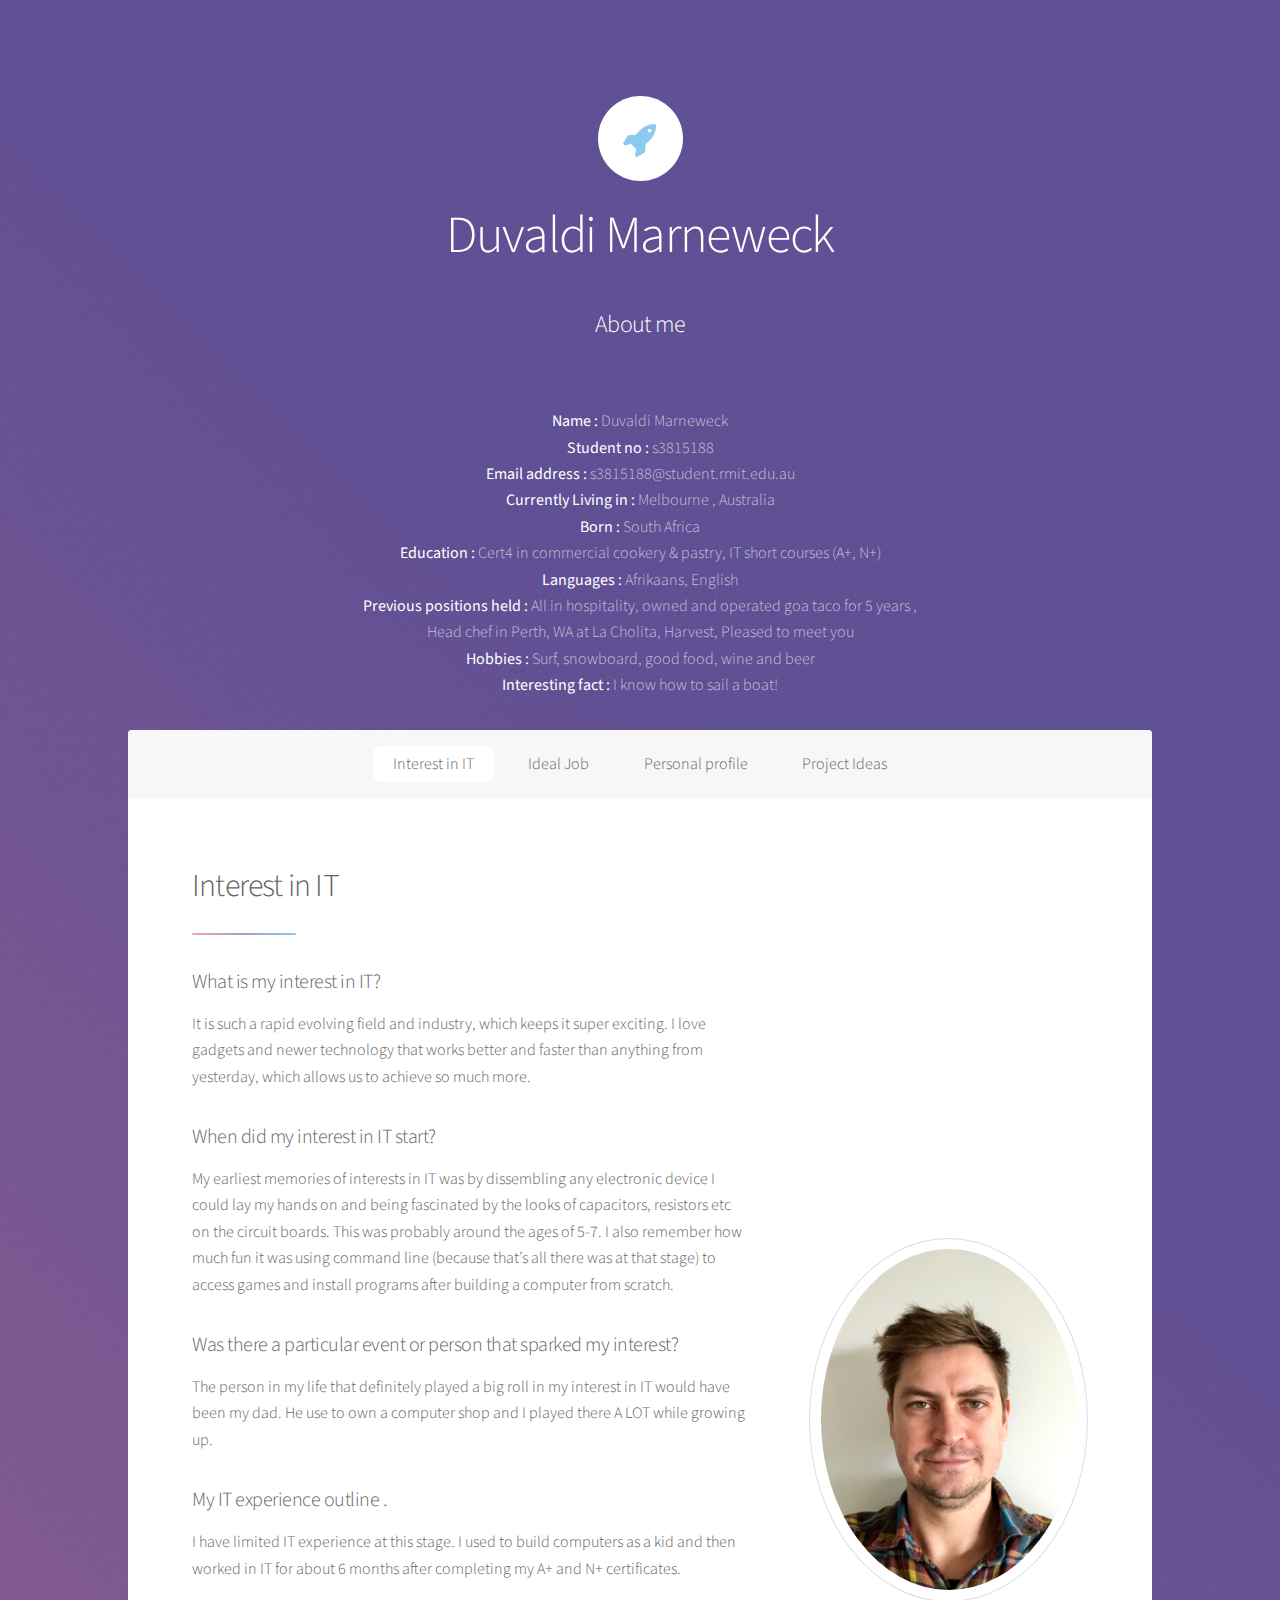
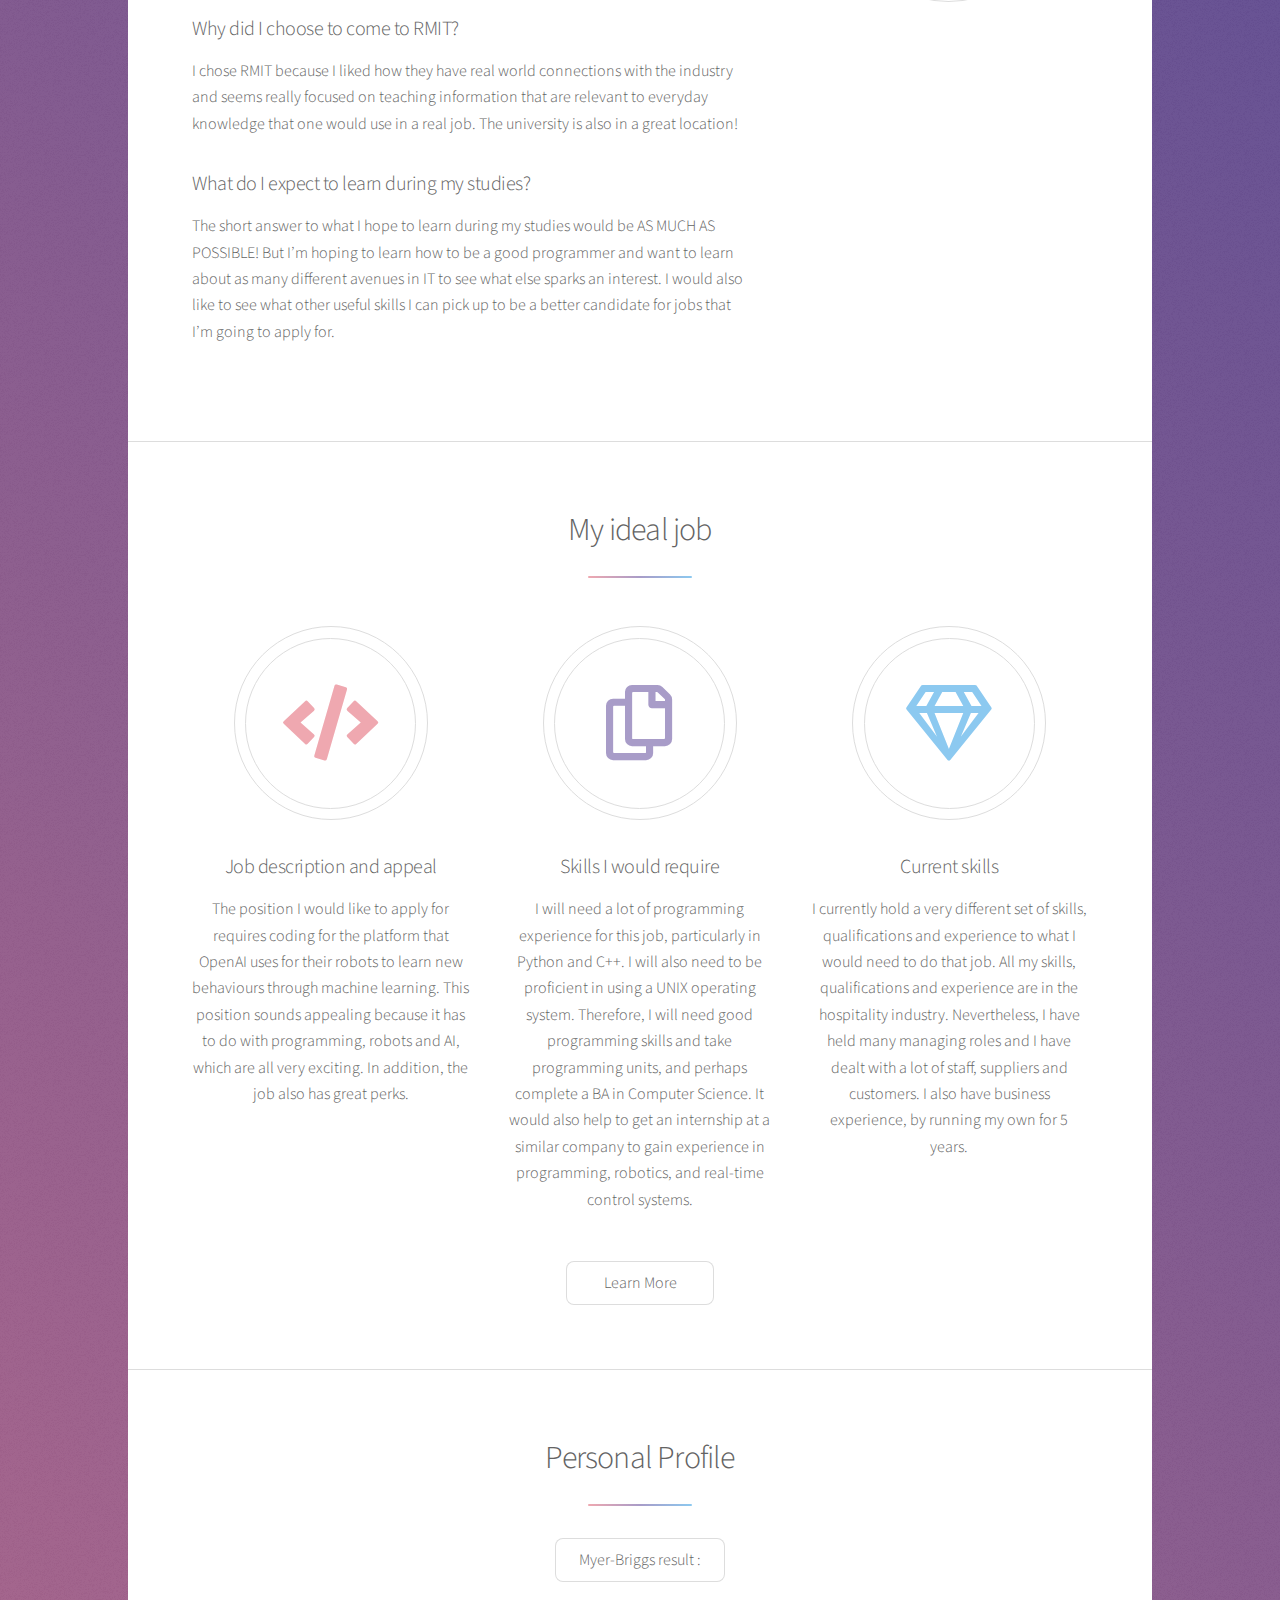
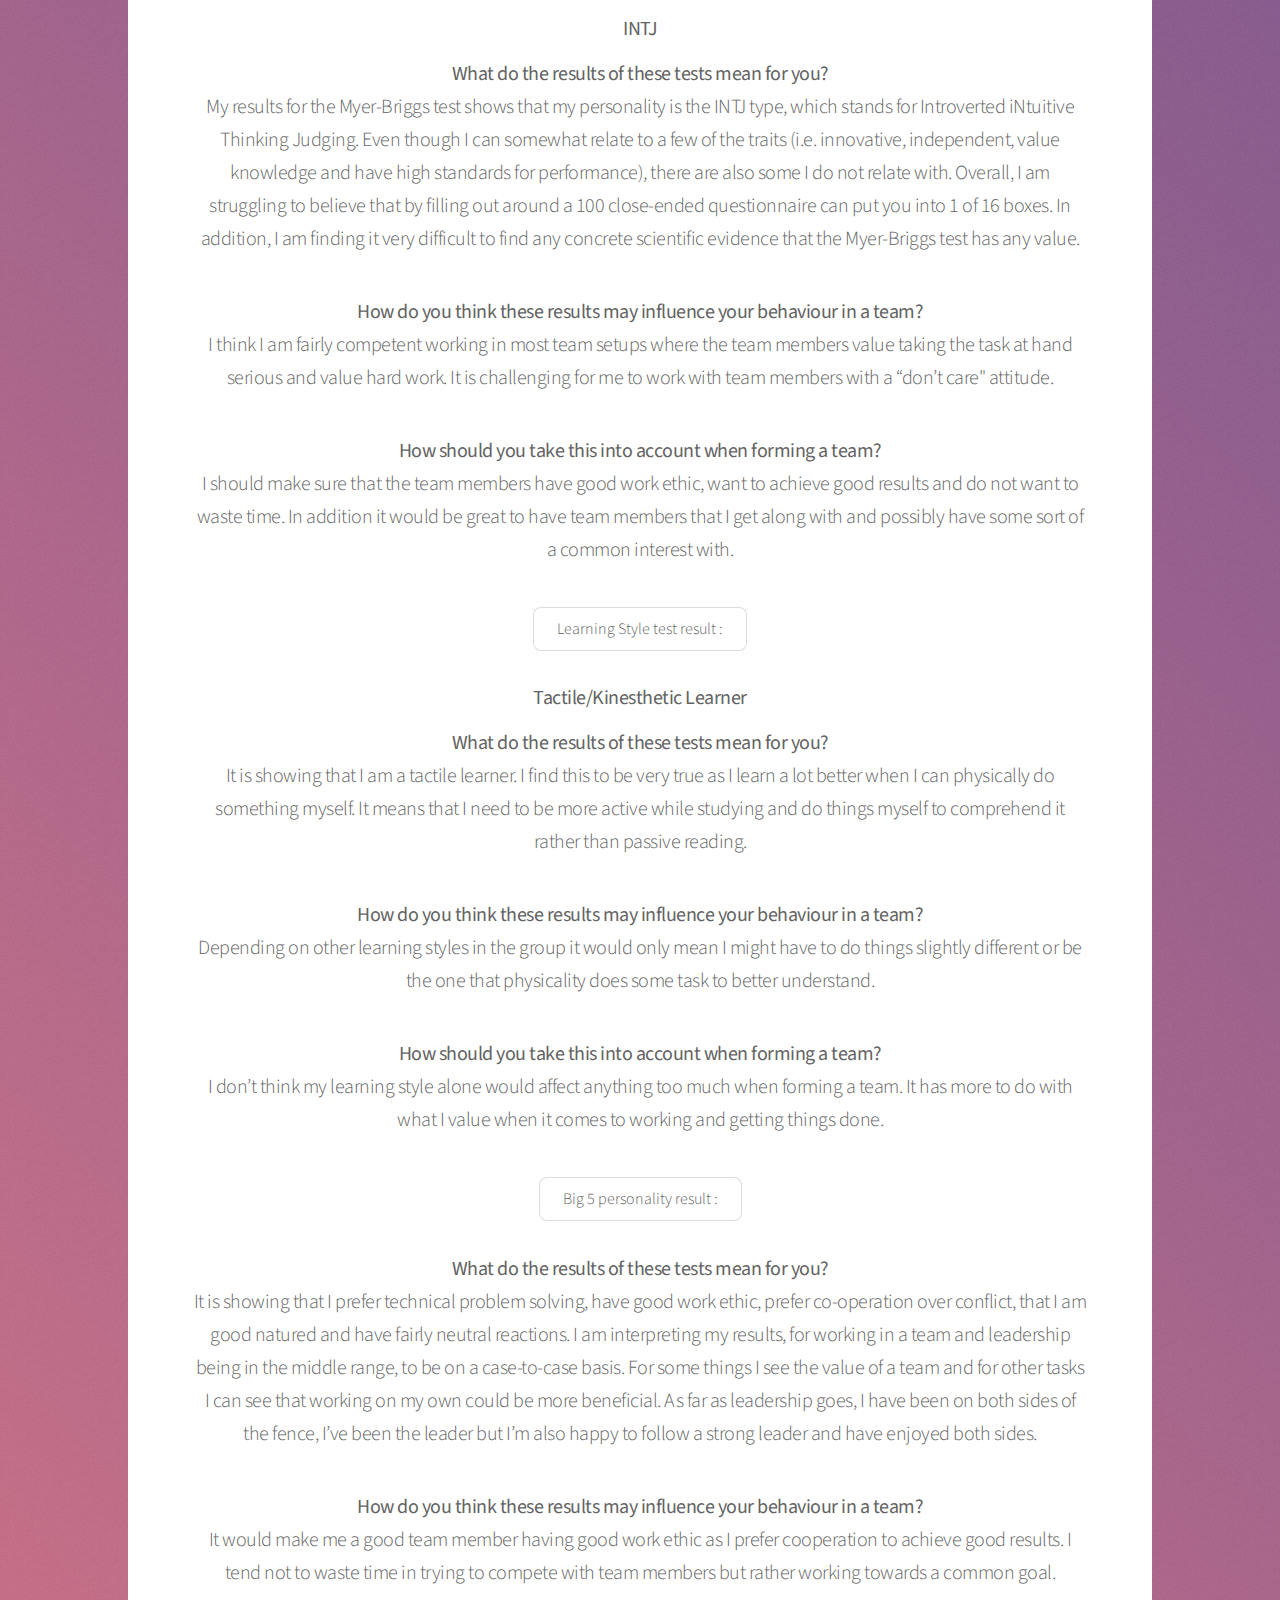
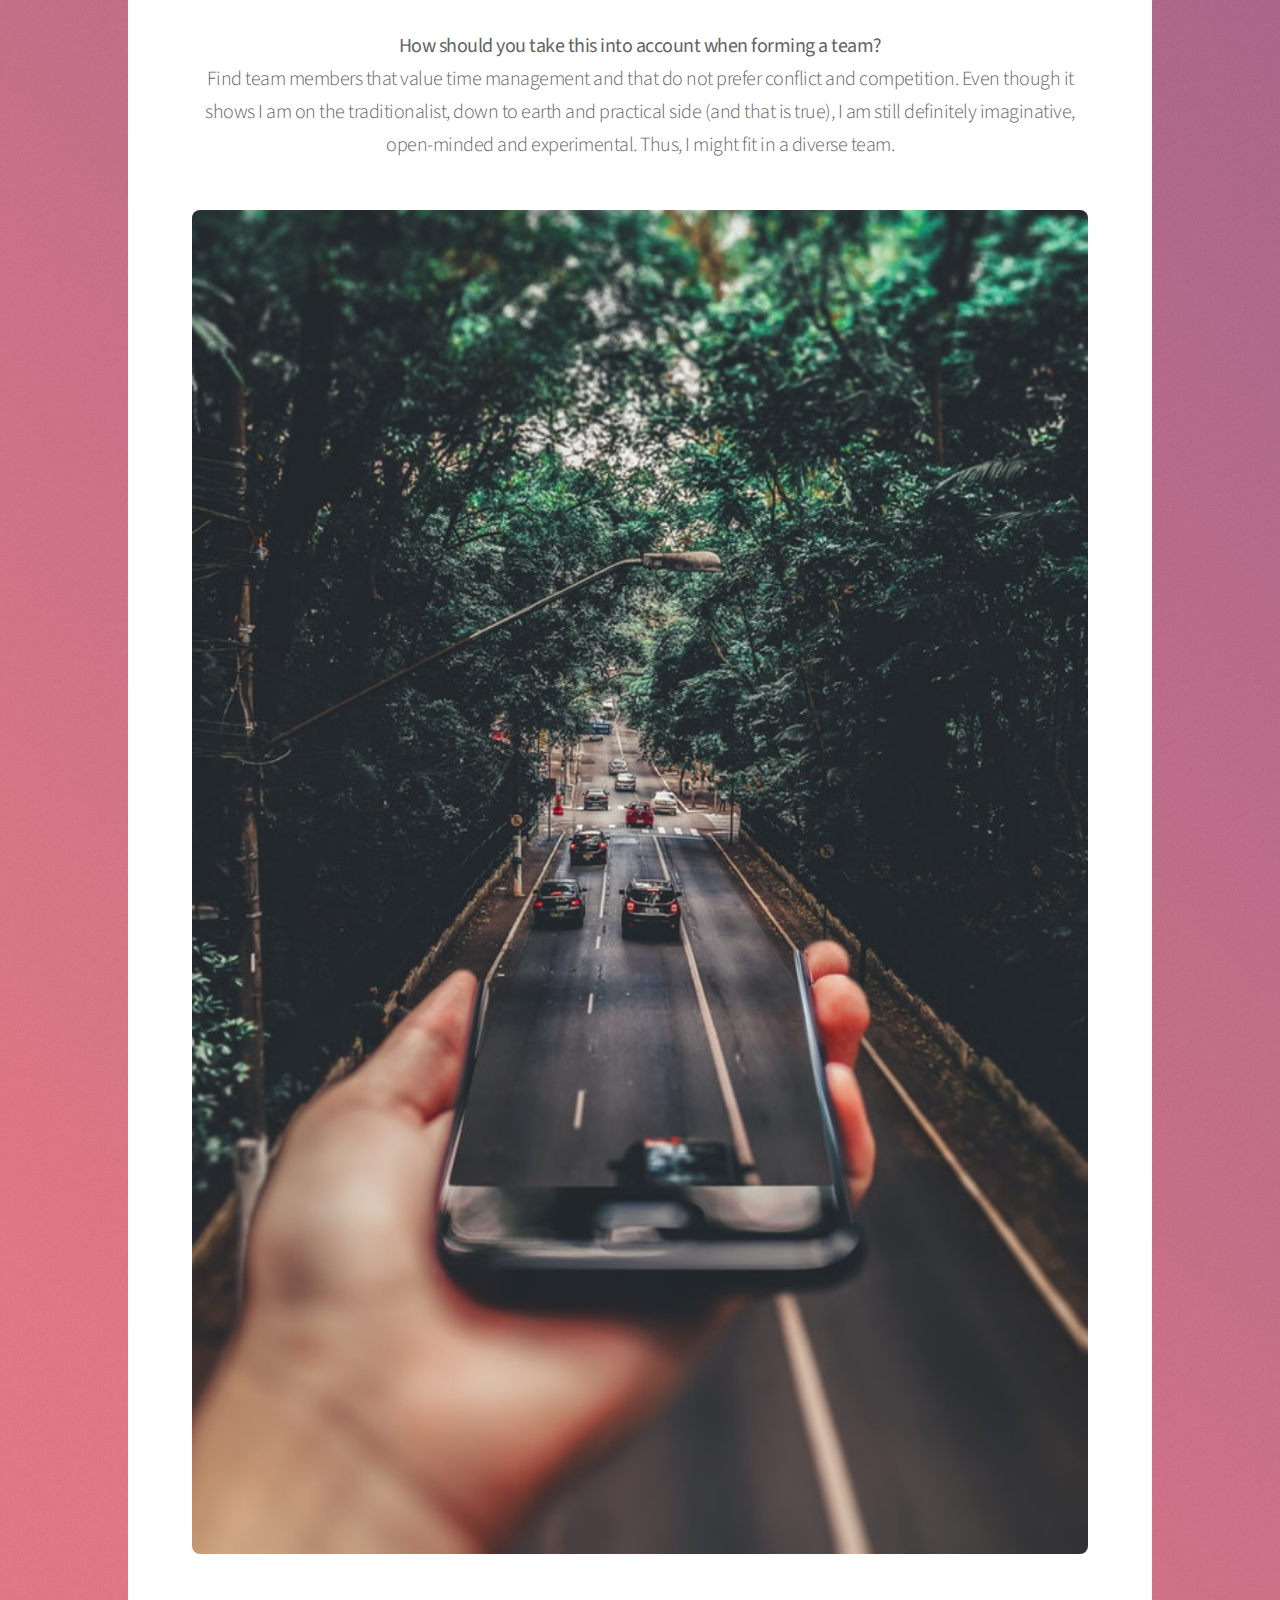
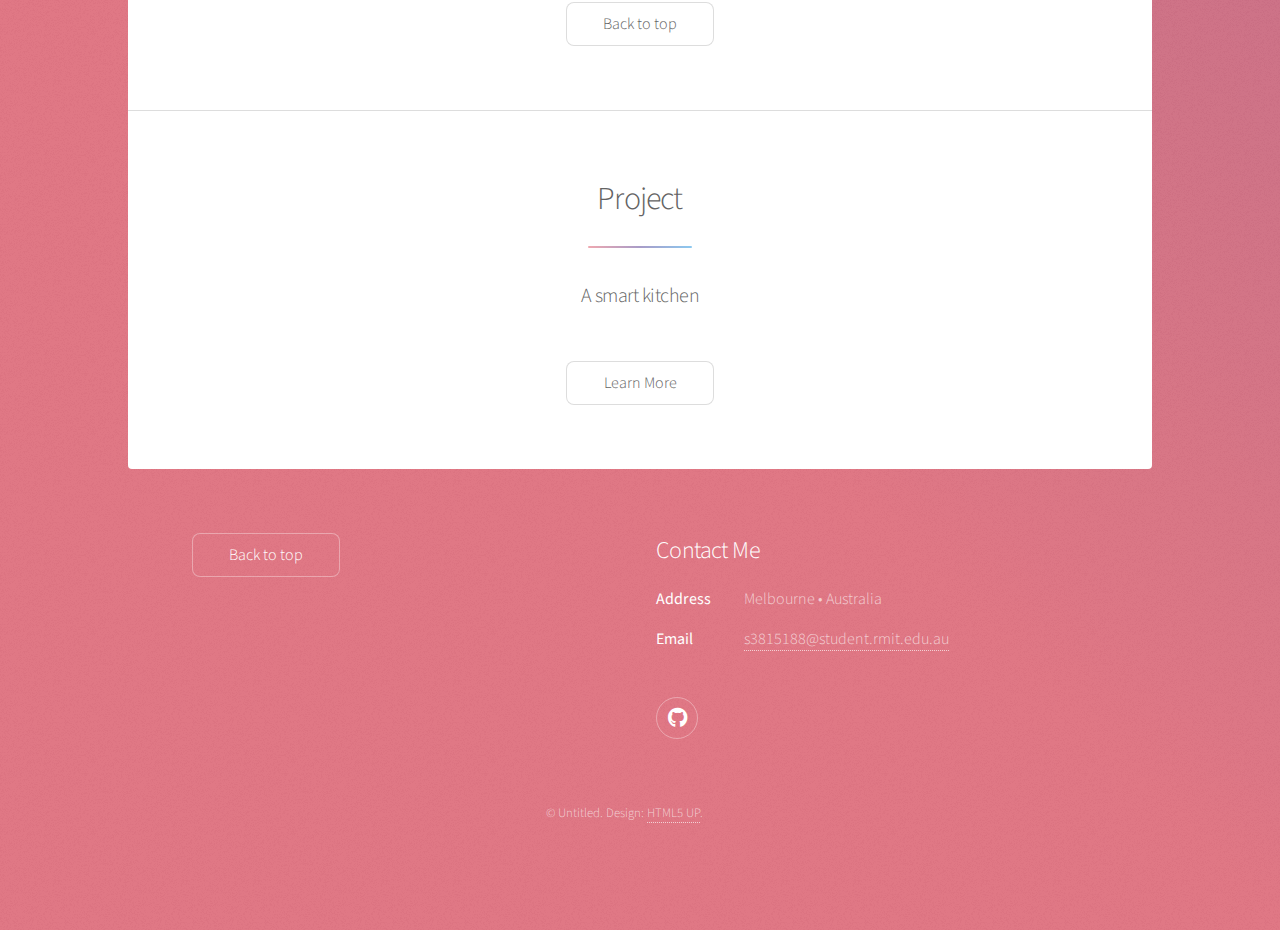
<file: index.html>
<!DOCTYPE HTML>
<!--
	Stellar by HTML5 UP
	html5up.net | @ajlkn
	Free for personal and commercial use under the CCA 3.0 license (html5up.net/license)
-->
<html lang="en-US">

	<head>
		<title>Intro to IT assignment 1</title>
		<meta charset="utf-8" />
		<meta name="viewport" content="width=device-width, initial-scale=1, user-scalable=no" />
		<link rel="stylesheet" href="assets/css/main.css" />
		<noscript><link rel="stylesheet" href="assets/css/noscript.css" /></noscript>
	</head>
	<body class="is-preload">

		<!-- Wrapper -->
			<div id="wrapper">

				<!-- Header -->
					<header id="header" class="alt">
						<span class="logo"><img src="images/logo.svg" alt="" /></span>
						<h1>Duvaldi Marneweck </h1>
						
						<p></p>
						<h2>About me </h2>
										
									</header>
								
									<p align="center"> <b>Name :</b>	Duvaldi Marneweck<br>
									<b>Student no :</b>		s3815188<br>
									<b>Email address :</b>   	s3815188@student.rmit.edu.au<br>
									<b>Currently Living in :</b>	Melbourne , Australia<br>
									<b>Born :</b> 		South Africa<br>
									<b>Education :</b> 		Cert4 in commercial cookery & pastry, IT short courses (A+, N+)<br>
									<b>Languages :</b> 		Afrikaans, English <br>
									<b>Previous positions held :</b>	All in hospitality, owned and operated goa taco for 5 years ,<br>
									                     Head chef  in Perth, WA at La Cholita, Harvest, Pleased to meet you<br>
									<b>Hobbies :</b>  		Surf, snowboard, good food, wine and beer<br>
									<b>Interesting fact :</b> I know how to sail a boat! </p>
				
					</header>

				<!-- Nav -->
					<nav id="nav">
						<ul>
							<li><a href="#intro" class="active">Interest in IT</a></li>
							<li><a href="#first">Ideal Job</a></li>
							<li><a href="#second">Personal profile </a></li>
							<li><a href="#cta">Project Ideas</a></li>
						</ul>
					</nav>

				<!-- Main -->
					<div id="main">

						<!-- Introduction -->
							<section id="intro" class="main">
								<div class="spotlight">
									<div class="content">
										<header class="major">
											<h2>Interest in IT</h2>
										</header>
										<header> 
							<h3>What is my interest in IT? </h3>
						</header>
							<p>It is such a rapid evolving field and industry, which keeps it super exciting. 
							I love gadgets and newer technology that works better and faster than anything
							from yesterday, which allows us to achieve so much more.
							</P>
						<header>
							<h3>When did my interest in IT start? </h3>
						</header>
							<p>My earliest memories of interests in IT was by dissembling any electronic device
								I could lay my hands on and being fascinated by the looks of capacitors, 
								resistors etc on the circuit boards. This was probably around the ages 
								of 5-7. I also remember how much fun it was using command line
								(because that’s all there was at that stage) to access games and install 
								programs after building a computer from scratch.
							</p>
						<header>
							<h3>Was there a particular event or person that sparked my interest? </h>
						</header>	
							<p>The person in my life that definitely played a big roll in my interest in IT
								would have been my dad. He use to own a computer shop and I played there 
								A LOT while growing up. 
							</p>
						<header>
							<h3>My IT experience outline .</h3>
							<p>I have limited IT experience at this stage. I used to build computers as a kid 
								and then worked in IT for about 6 months after completing my 
								A+ and N+ certificates.
							</p>
						<header>
							<h3>Why did I choose to come to RMIT? </h3>
							<p>I chose RMIT because I liked how they have real world connections with the
								industry and seems really focused on teaching information that are relevant
								to everyday knowledge that one would use in a real job. 
								The university is also in a great 
								location! 
							</p>
						<header>
							<h3>What do I expect to learn during my studies? </h3>
						</header>	
							<p>The short answer to what I hope to learn during my studies would be 
								AS MUCH AS POSSIBLE! But I’m hoping to learn how to be a good programmer 
								and want to learn about as many different avenues in IT to see
								what else sparks an interest. I would also like to see what other useful skills I can 
								pick up to be a better candidate for jobs that I’m going to apply for. 
							</p>
										
									</div>
									<span class="image"><img src="headshot.jpg" alt="" /></span>
								</div>
							</section>

						<!-- First Section -->
							<section id="first" class="main special">
								<header class="major">
									<h2>My ideal job</h2>
								</header>
								<ul class="features">
									<li>
										<span class="icon solid major style1 fa-code"></span>
										<h3>Job description and appeal </h3>
										<p>The position I would like to apply for requires coding for the platform that OpenAI uses for their 
											robots to learn new behaviours through machine learning. This position sounds appealing because it has to do 
											with programming, robots and AI, which are all very exciting. In addition, the job also has great perks.</p>
									</li>
									<li>
										<span class="icon major style3 fa-copy"></span>
										<h3>Skills I would require</h3>
										<p>I will need a lot of programming experience for this job, particularly in Python and C++. I will also need to be proficient 
											in using a UNIX operating system. Therefore, I will need good programming skills and take programming units, 
											and perhaps complete a BA in Computer Science. It would also help to get an internship at a similar company to gain 
											experience in programming, robotics, and real-time control systems.</p>
									</li>
									<li>
										<span class="icon major style5 fa-gem"></span>
										<h3>Current skills</h3>
										<p>I currently hold a very different set of skills, qualifications and experience to what I would need to do that job. 
											All my skills, qualifications and experience are in the hospitality industry. Nevertheless, I have held many managing roles and I have dealt with a lot of staff, suppliers and customers.
											I also have business experience, by running my own for 5 years.</p>
									</li>
								</ul>
								<footer class="major">
									<ul class="actions special">
										<li><a href="generic.html" class="button">Learn More</a></li>
									</ul>
									
								</footer>
							</section>

						<!-- Second Section -->
							<section id="second" class="main special">
								<header class="major">
									<h2>Personal Profile</h2>
									<ul class="actions special">
										<li><a href="http://www.humanmetrics.com/personality/intj" class="button">Myer-Briggs result :</a></li>
									</ul>
									<h3><b>INTJ</b></h3>
									<p><b>What do the results of these tests mean for you? </b></br>

										My results for the Myer-Briggs test shows that my personality is the INTJ type, which stands 
										for Introverted iNtuitive Thinking Judging. Even though I can somewhat relate to a few of the traits 
										(i.e. innovative, independent, value knowledge and have high standards for performance), there are also some I 
										do not relate with. Overall, I am struggling to believe that by filling out around a 100 close-ended questionnaire
										can put you into 1 of 16 boxes. In addition, I am finding it very difficult to find any concrete scientific evidence that 
										the Myer-Briggs test has any value.  
								</P>





								<p><b>How do you think these results may influence your behaviour in a team? </b></br>

								I think I am fairly competent working in most team setups where the team members value taking the task at hand serious and value hard work. 
								It is challenging for me to work with team members with a “don’t care" attitude.  
						</p>
		<p><b>How should you take this into account when forming a team?</b></br>


							I should make sure that the team members have good work ethic, want to achieve good results and do not want to waste time. 
							In addition it would be great to have team members that I get along with and possibly have some sort of a common 
								interest with.
<br />
						</p>
								
								<ul class="actions special">
										<li><a href="https://www.how-to-study.com/study-skills-articles/tactile-kinesthetic-learner.asp" class="button">Learning Style test result :</a></li>
									</ul>
									<h3><b>Tactile/Kinesthetic Learner</b></h3>
									<p><b>What do the results of these tests mean for you? </b></br>

										It is showing that I am a tactile learner. I find this to be very true as I learn a lot better when I can physically
										do something myself. It means that I need to be more active while studying and do things myself to comprehend it rather than 
										passive reading.  
								</P>





								<p><b>How do you think these results may influence your behaviour in a team? </b></br>

								Depending on other learning styles in the group it would only mean I might have to do things slightly different 
								or be the one that physicality does some task to better understand.
						</p>
								<p><b>How should you take this into account when forming a team?</b></br>


							I don’t think my learning style alone would affect anything too much when forming a team. It has more to do with what I value when 
							it comes to working and getting things done.
<br />
						</p>


							<ul class="actions special">
										<li><a href="https://www.123test.com/report/DKEDBJ69S88I105PHT/free/" class="button">Big 5 personality result :</a></li>
									</ul>
									<h3><b></b></h3>
									<p><b>What do the results of these tests mean for you? </b></br>

										It is showing that I prefer technical problem solving, have good work ethic, prefer co-operation over conflict, that I am
										good natured and have fairly neutral reactions. I am interpreting my results, for working in a team and leadership being in 
										the middle range, to be on a case-to-case basis. For some things I see the value of a team and for other tasks I can see that 
										working on my own could be more beneficial. As far as leadership goes, I have been on both sides of the fence, I’ve been the leader 
										but I’m also happy to follow a strong leader and have enjoyed both sides.
								</P>





								<p><b>How do you think these results may influence your behaviour in a team? </b></br>

								It would make me a good team member having good work ethic as I prefer cooperation to achieve good results. I tend not to waste time 
								in trying to compete with team members but rather working towards a common goal.  
						</p>
		<p><b>How should you take this into account when forming a team?</b></br>


							Find team members that value time management and that do not prefer conflict and competition. Even though it shows I am on the traditionalist, 
							down to earth and practical side (and that is true), I am still definitely imaginative, open-minded and experimental. Thus, I might fit in a diverse team.
<br />
						</p>

</header>
							<span class="image main"><img src="phoneHand.jpg" alt="" /></span>
					
								
							<footer class="major">
									<ul class="actions special">
										<li><a href="#" class="button">Back to top</a></li>
									</ul>
								</footer>
							</section>

						<!-- Get Started -->
							<section id="cta" class="main special">
								<header class="major">
									<h2>Project</h2>
									<p>A smart kitchen</p>
								</header>
								<footer class="major">
									<ul class="actions special">
										
										<li><a href="project.html" class="button">Learn More</a></li>
									</ul>
								</footer>
							</section>

					</div>

				<!-- Footer -->
					<footer id="footer">
						<section>
							
							<ul class="actions">
								<li><a href="#" class="button">Back to top</a></li>
							</ul>
						</section>
						<section>
							<h2>Contact Me</h2>
							<dl class="alt">
								<dt>Address</dt>
								<dd> Melbourne &bull; Australia</dd>
			
								<dt>Email</dt>
								<dd><a href="#">s3815188@student.rmit.edu.au</a></dd>
							</dl>
							<ul class="icons">
								
								
								<li><a href="#" class="icon brands fa-github alt"><span class="label">GitHub</span></a></li>
							
							</ul>
						</section>
						<p class="copyright">&copy; Untitled. Design: <a href="https://html5up.net">HTML5 UP</a>.</p>
					</footer>

			</div>

		<!-- Scripts -->
			<script src="assets/js/jquery.min.js"></script>
			<script src="assets/js/jquery.scrollex.min.js"></script>
			<script src="assets/js/jquery.scrolly.min.js"></script>
			<script src="assets/js/browser.min.js"></script>
			<script src="assets/js/breakpoints.min.js"></script>
			<script src="assets/js/util.js"></script>
			<script src="assets/js/main.js"></script>

	</body>
</html>
</file>
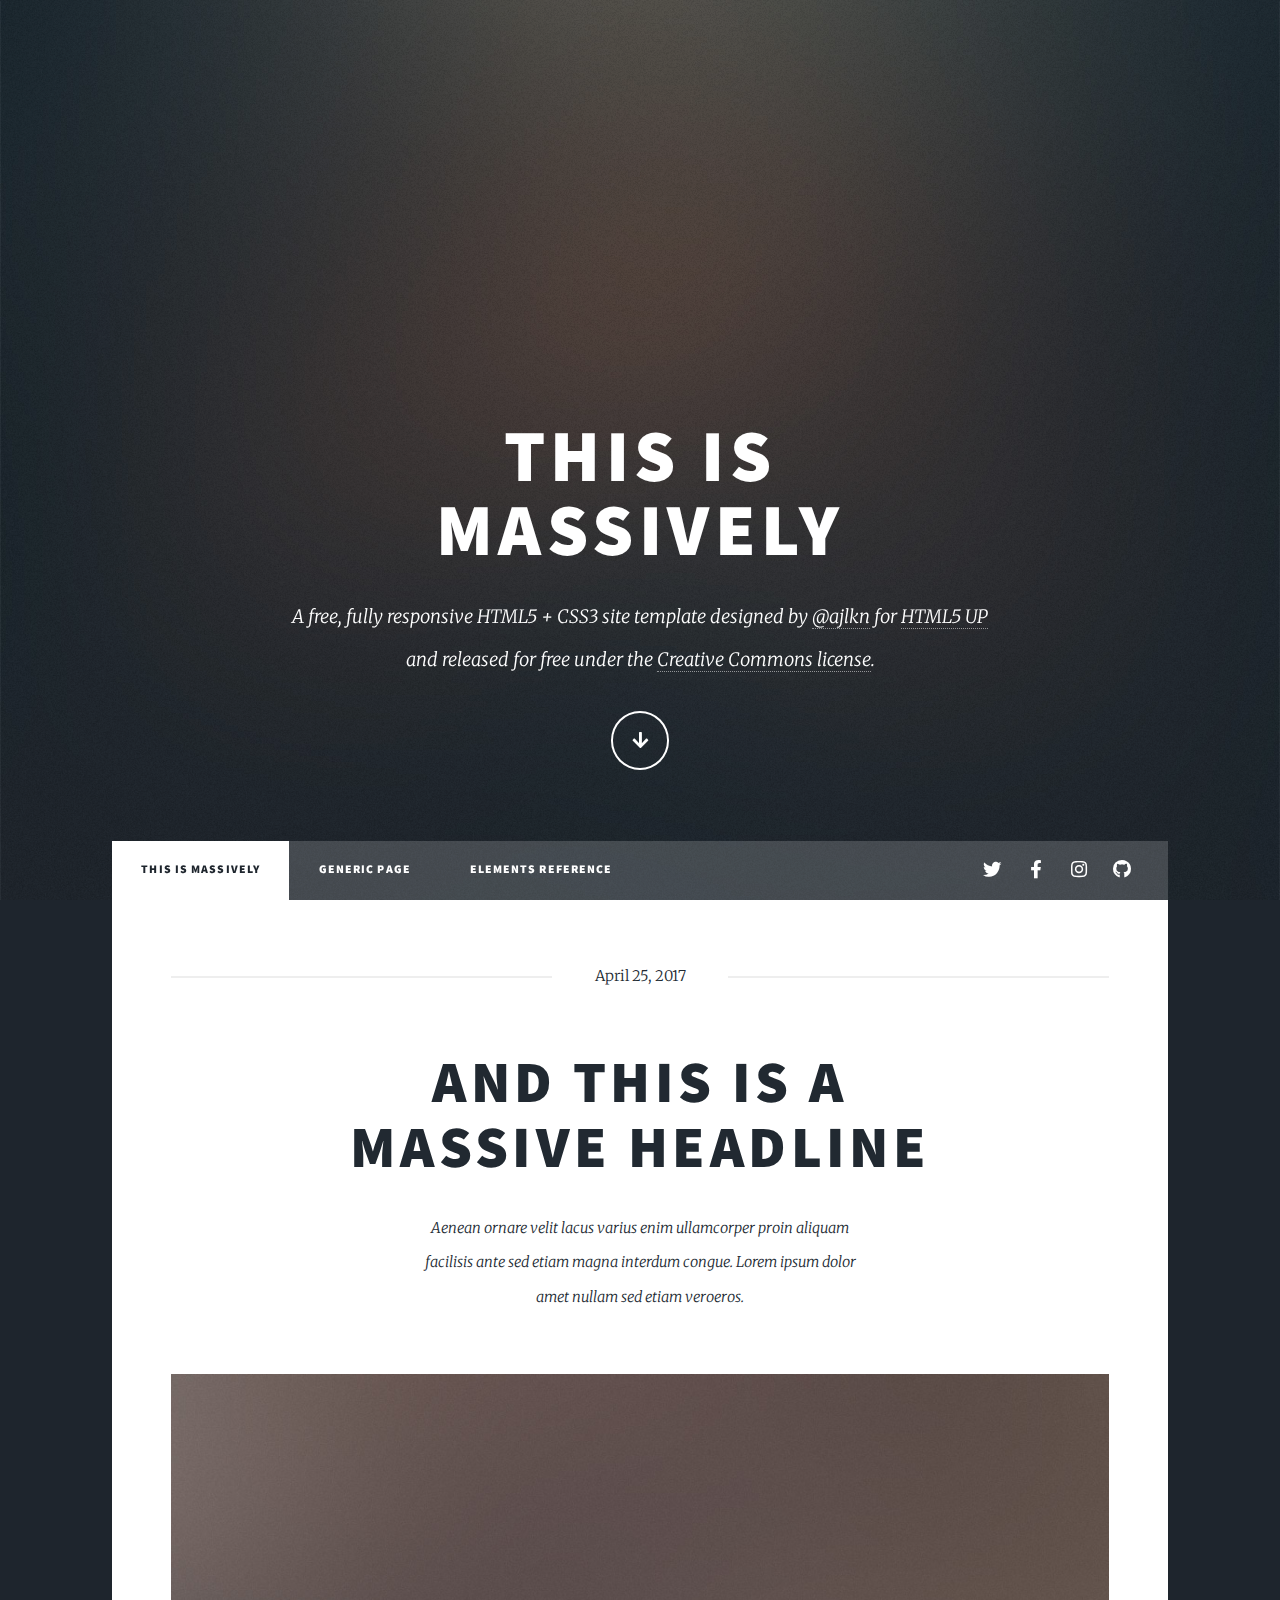
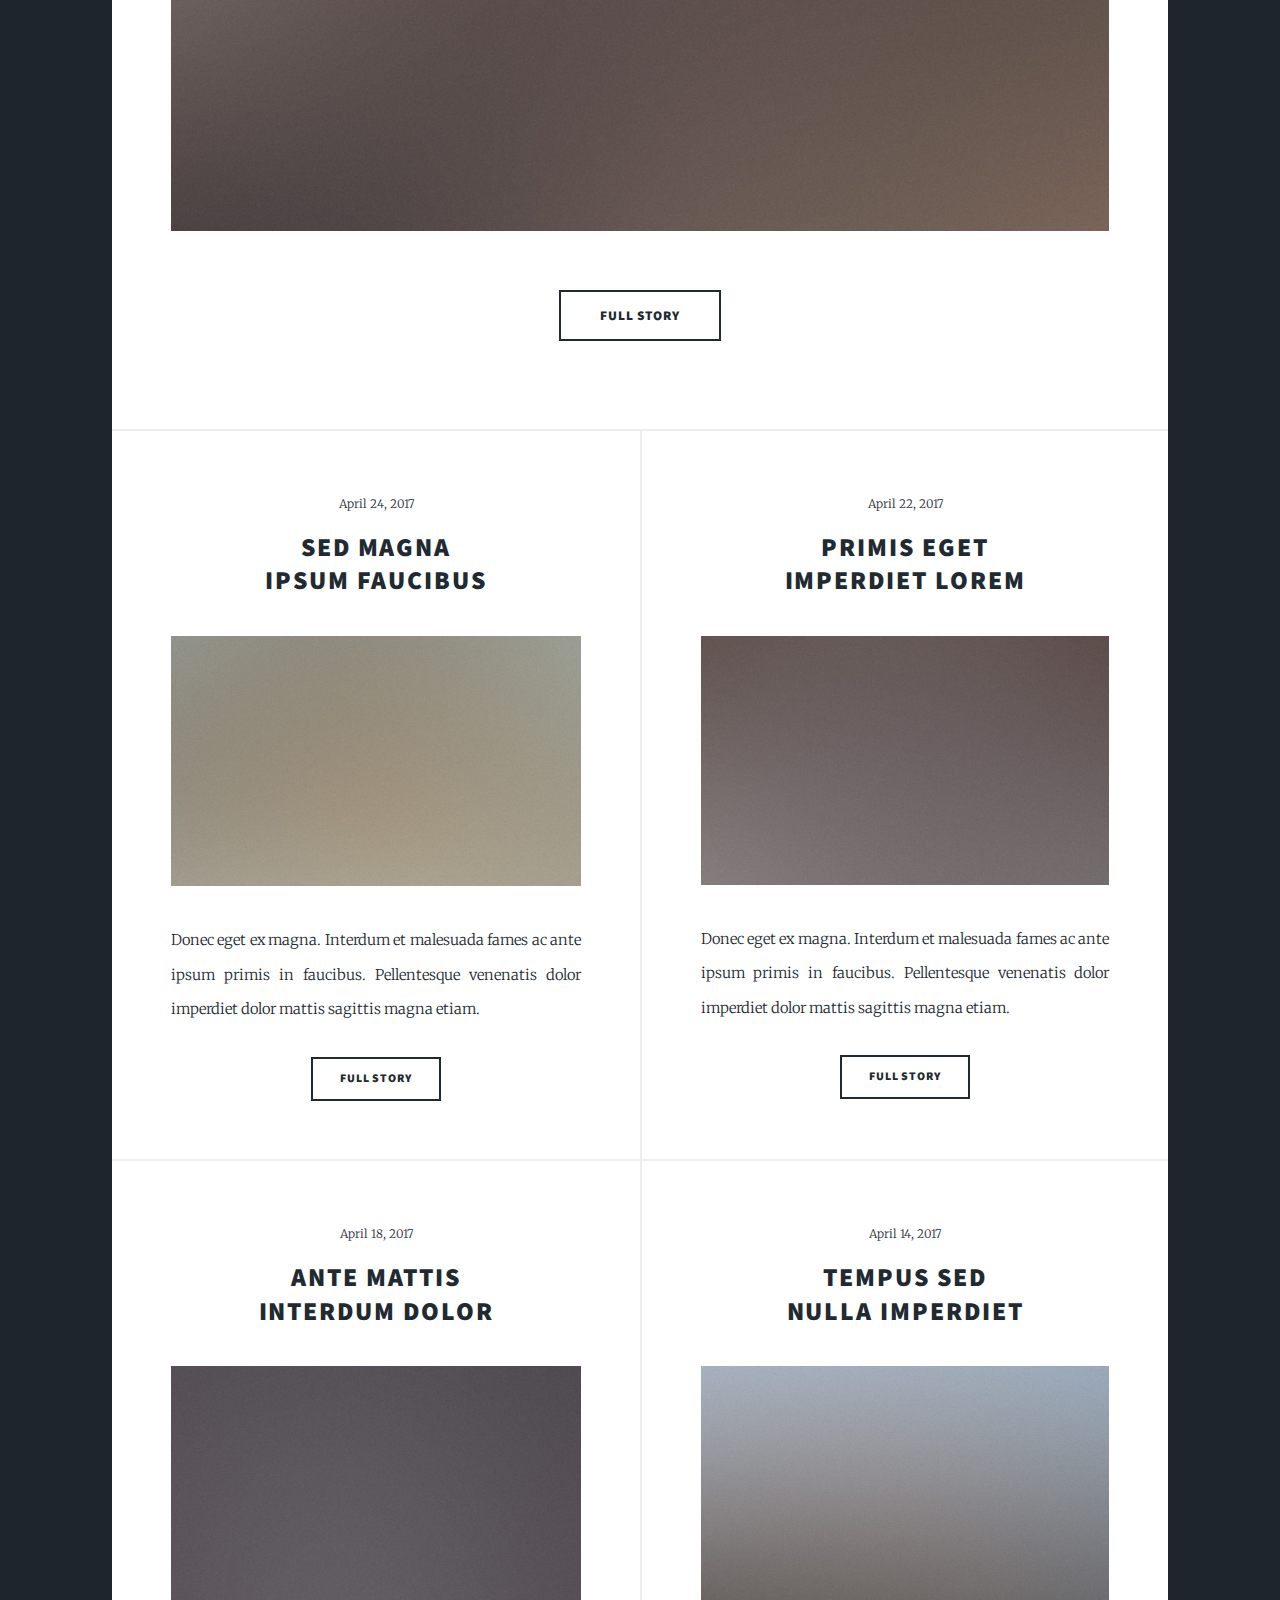
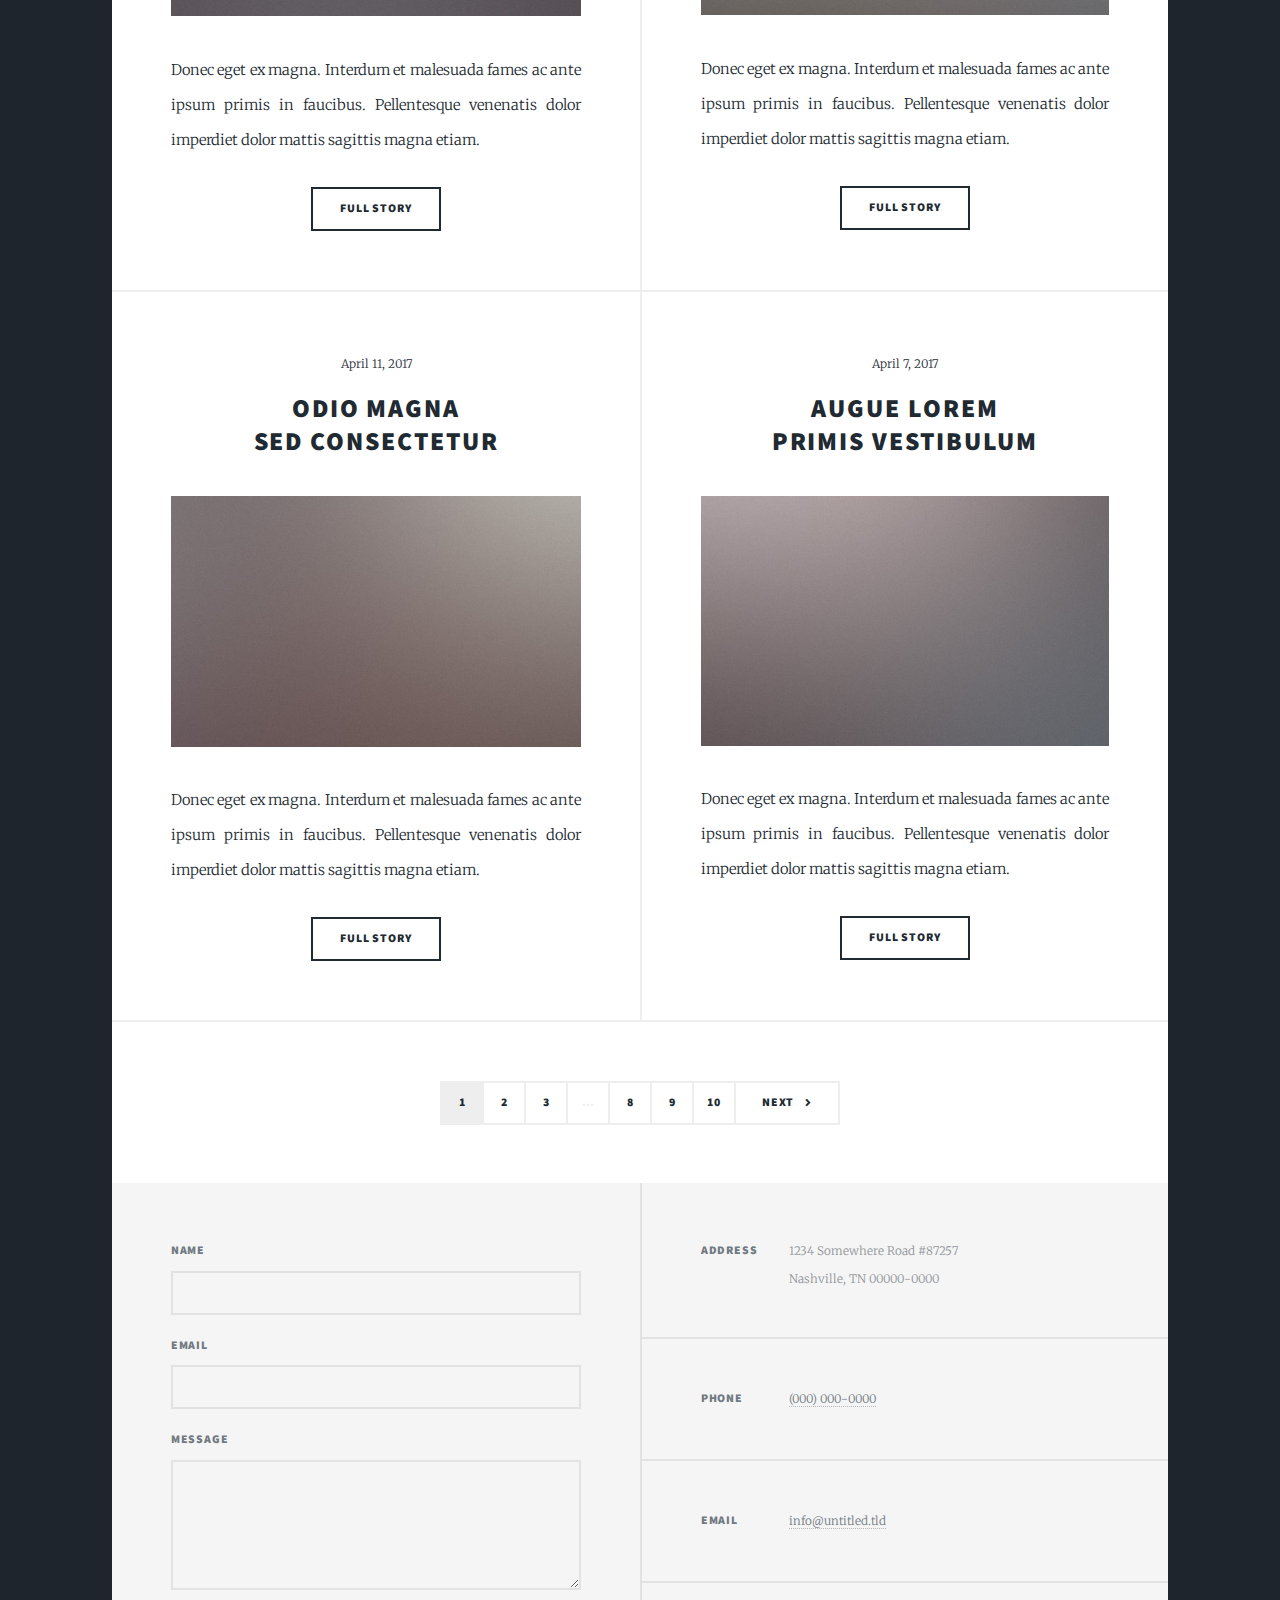
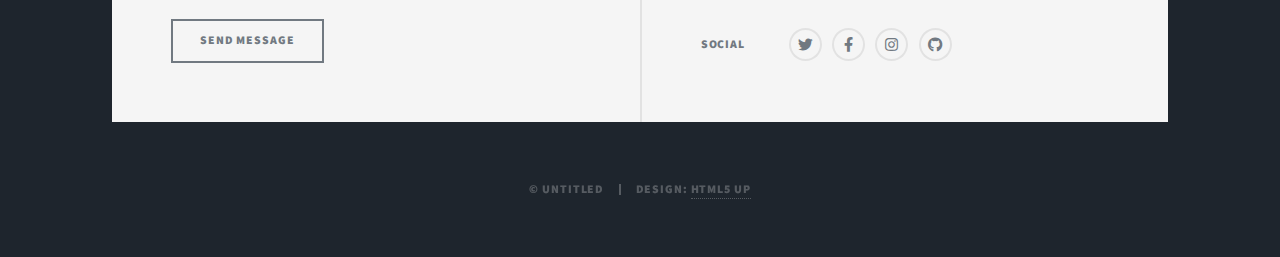
<file: html5up-massively/index.html>
<!DOCTYPE HTML>
<!--
	Massively by HTML5 UP
	html5up.net | @ajlkn
	Free for personal and commercial use under the CCA 3.0 license (html5up.net/license)
-->
<html>
	<head>
		<title>Massively by HTML5 UP</title>
		<meta charset="utf-8" />
		<meta name="viewport" content="width=device-width, initial-scale=1, user-scalable=no" />
		<link rel="stylesheet" href="assets/css/main.css" />
		<noscript><link rel="stylesheet" href="assets/css/noscript.css" /></noscript>
	</head>
	<body class="is-preload">

		<!-- Wrapper -->
			<div id="wrapper" class="fade-in">

				<!-- Intro -->
					<div id="intro">
						<h1>This is<br />
						Massively</h1>
						<p>A free, fully responsive HTML5 + CSS3 site template designed by <a href="https://twitter.com/ajlkn">@ajlkn</a> for <a href="https://html5up.net">HTML5 UP</a><br />
						and released for free under the <a href="https://html5up.net/license">Creative Commons license</a>.</p>
						<ul class="actions">
							<li><a href="#header" class="button icon solid solo fa-arrow-down scrolly">Continue</a></li>
						</ul>
					</div>

				<!-- Header -->
					<header id="header">
						<a href="index.html" class="logo">Massively</a>
					</header>

				<!-- Nav -->
					<nav id="nav">
						<ul class="links">
							<li class="active"><a href="index.html">This is Massively</a></li>
							<li><a href="generic.html">Generic Page</a></li>
							<li><a href="elements.html">Elements Reference</a></li>
						</ul>
						<ul class="icons">
							<li><a href="#" class="icon brands fa-twitter"><span class="label">Twitter</span></a></li>
							<li><a href="#" class="icon brands fa-facebook-f"><span class="label">Facebook</span></a></li>
							<li><a href="#" class="icon brands fa-instagram"><span class="label">Instagram</span></a></li>
							<li><a href="#" class="icon brands fa-github"><span class="label">GitHub</span></a></li>
						</ul>
					</nav>

				<!-- Main -->
					<div id="main">

						<!-- Featured Post -->
							<article class="post featured">
								<header class="major">
									<span class="date">April 25, 2017</span>
									<h2><a href="#">And this is a<br />
									massive headline</a></h2>
									<p>Aenean ornare velit lacus varius enim ullamcorper proin aliquam<br />
									facilisis ante sed etiam magna interdum congue. Lorem ipsum dolor<br />
									amet nullam sed etiam veroeros.</p>
								</header>
								<a href="#" class="image main"><img src="images/pic01.jpg" alt="" /></a>
								<ul class="actions special">
									<li><a href="#" class="button large">Full Story</a></li>
								</ul>
							</article>

						<!-- Posts -->
							<section class="posts">
								<article>
									<header>
										<span class="date">April 24, 2017</span>
										<h2><a href="#">Sed magna<br />
										ipsum faucibus</a></h2>
									</header>
									<a href="#" class="image fit"><img src="images/pic02.jpg" alt="" /></a>
									<p>Donec eget ex magna. Interdum et malesuada fames ac ante ipsum primis in faucibus. Pellentesque venenatis dolor imperdiet dolor mattis sagittis magna etiam.</p>
									<ul class="actions special">
										<li><a href="#" class="button">Full Story</a></li>
									</ul>
								</article>
								<article>
									<header>
										<span class="date">April 22, 2017</span>
										<h2><a href="#">Primis eget<br />
										imperdiet lorem</a></h2>
									</header>
									<a href="#" class="image fit"><img src="images/pic03.jpg" alt="" /></a>
									<p>Donec eget ex magna. Interdum et malesuada fames ac ante ipsum primis in faucibus. Pellentesque venenatis dolor imperdiet dolor mattis sagittis magna etiam.</p>
									<ul class="actions special">
										<li><a href="#" class="button">Full Story</a></li>
									</ul>
								</article>
								<article>
									<header>
										<span class="date">April 18, 2017</span>
										<h2><a href="#">Ante mattis<br />
										interdum dolor</a></h2>
									</header>
									<a href="#" class="image fit"><img src="images/pic04.jpg" alt="" /></a>
									<p>Donec eget ex magna. Interdum et malesuada fames ac ante ipsum primis in faucibus. Pellentesque venenatis dolor imperdiet dolor mattis sagittis magna etiam.</p>
									<ul class="actions special">
										<li><a href="#" class="button">Full Story</a></li>
									</ul>
								</article>
								<article>
									<header>
										<span class="date">April 14, 2017</span>
										<h2><a href="#">Tempus sed<br />
										nulla imperdiet</a></h2>
									</header>
									<a href="#" class="image fit"><img src="images/pic05.jpg" alt="" /></a>
									<p>Donec eget ex magna. Interdum et malesuada fames ac ante ipsum primis in faucibus. Pellentesque venenatis dolor imperdiet dolor mattis sagittis magna etiam.</p>
									<ul class="actions special">
										<li><a href="#" class="button">Full Story</a></li>
									</ul>
								</article>
								<article>
									<header>
										<span class="date">April 11, 2017</span>
										<h2><a href="#">Odio magna<br />
										sed consectetur</a></h2>
									</header>
									<a href="#" class="image fit"><img src="images/pic06.jpg" alt="" /></a>
									<p>Donec eget ex magna. Interdum et malesuada fames ac ante ipsum primis in faucibus. Pellentesque venenatis dolor imperdiet dolor mattis sagittis magna etiam.</p>
									<ul class="actions special">
										<li><a href="#" class="button">Full Story</a></li>
									</ul>
								</article>
								<article>
									<header>
										<span class="date">April 7, 2017</span>
										<h2><a href="#">Augue lorem<br />
										primis vestibulum</a></h2>
									</header>
									<a href="#" class="image fit"><img src="images/pic07.jpg" alt="" /></a>
									<p>Donec eget ex magna. Interdum et malesuada fames ac ante ipsum primis in faucibus. Pellentesque venenatis dolor imperdiet dolor mattis sagittis magna etiam.</p>
									<ul class="actions special">
										<li><a href="#" class="button">Full Story</a></li>
									</ul>
								</article>
							</section>

						<!-- Footer -->
							<footer>
								<div class="pagination">
									<!--<a href="#" class="previous">Prev</a>-->
									<a href="#" class="page active">1</a>
									<a href="#" class="page">2</a>
									<a href="#" class="page">3</a>
									<span class="extra">&hellip;</span>
									<a href="#" class="page">8</a>
									<a href="#" class="page">9</a>
									<a href="#" class="page">10</a>
									<a href="#" class="next">Next</a>
								</div>
							</footer>

					</div>

				<!-- Footer -->
					<footer id="footer">
						<section>
							<form method="post" action="#">
								<div class="fields">
									<div class="field">
										<label for="name">Name</label>
										<input type="text" name="name" id="name" />
									</div>
									<div class="field">
										<label for="email">Email</label>
										<input type="text" name="email" id="email" />
									</div>
									<div class="field">
										<label for="message">Message</label>
										<textarea name="message" id="message" rows="3"></textarea>
									</div>
								</div>
								<ul class="actions">
									<li><input type="submit" value="Send Message" /></li>
								</ul>
							</form>
						</section>
						<section class="split contact">
							<section class="alt">
								<h3>Address</h3>
								<p>1234 Somewhere Road #87257<br />
								Nashville, TN 00000-0000</p>
							</section>
							<section>
								<h3>Phone</h3>
								<p><a href="#">(000) 000-0000</a></p>
							</section>
							<section>
								<h3>Email</h3>
								<p><a href="#">info@untitled.tld</a></p>
							</section>
							<section>
								<h3>Social</h3>
								<ul class="icons alt">
									<li><a href="#" class="icon brands alt fa-twitter"><span class="label">Twitter</span></a></li>
									<li><a href="#" class="icon brands alt fa-facebook-f"><span class="label">Facebook</span></a></li>
									<li><a href="#" class="icon brands alt fa-instagram"><span class="label">Instagram</span></a></li>
									<li><a href="#" class="icon brands alt fa-github"><span class="label">GitHub</span></a></li>
								</ul>
							</section>
						</section>
					</footer>

				<!-- Copyright -->
					<div id="copyright">
						<ul><li>&copy; Untitled</li><li>Design: <a href="https://html5up.net">HTML5 UP</a></li></ul>
					</div>

			</div>

		<!-- Scripts -->
			<script src="assets/js/jquery.min.js"></script>
			<script src="assets/js/jquery.scrollex.min.js"></script>
			<script src="assets/js/jquery.scrolly.min.js"></script>
			<script src="assets/js/browser.min.js"></script>
			<script src="assets/js/breakpoints.min.js"></script>
			<script src="assets/js/util.js"></script>
			<script src="assets/js/main.js"></script>

	</body>
</html>
</file>
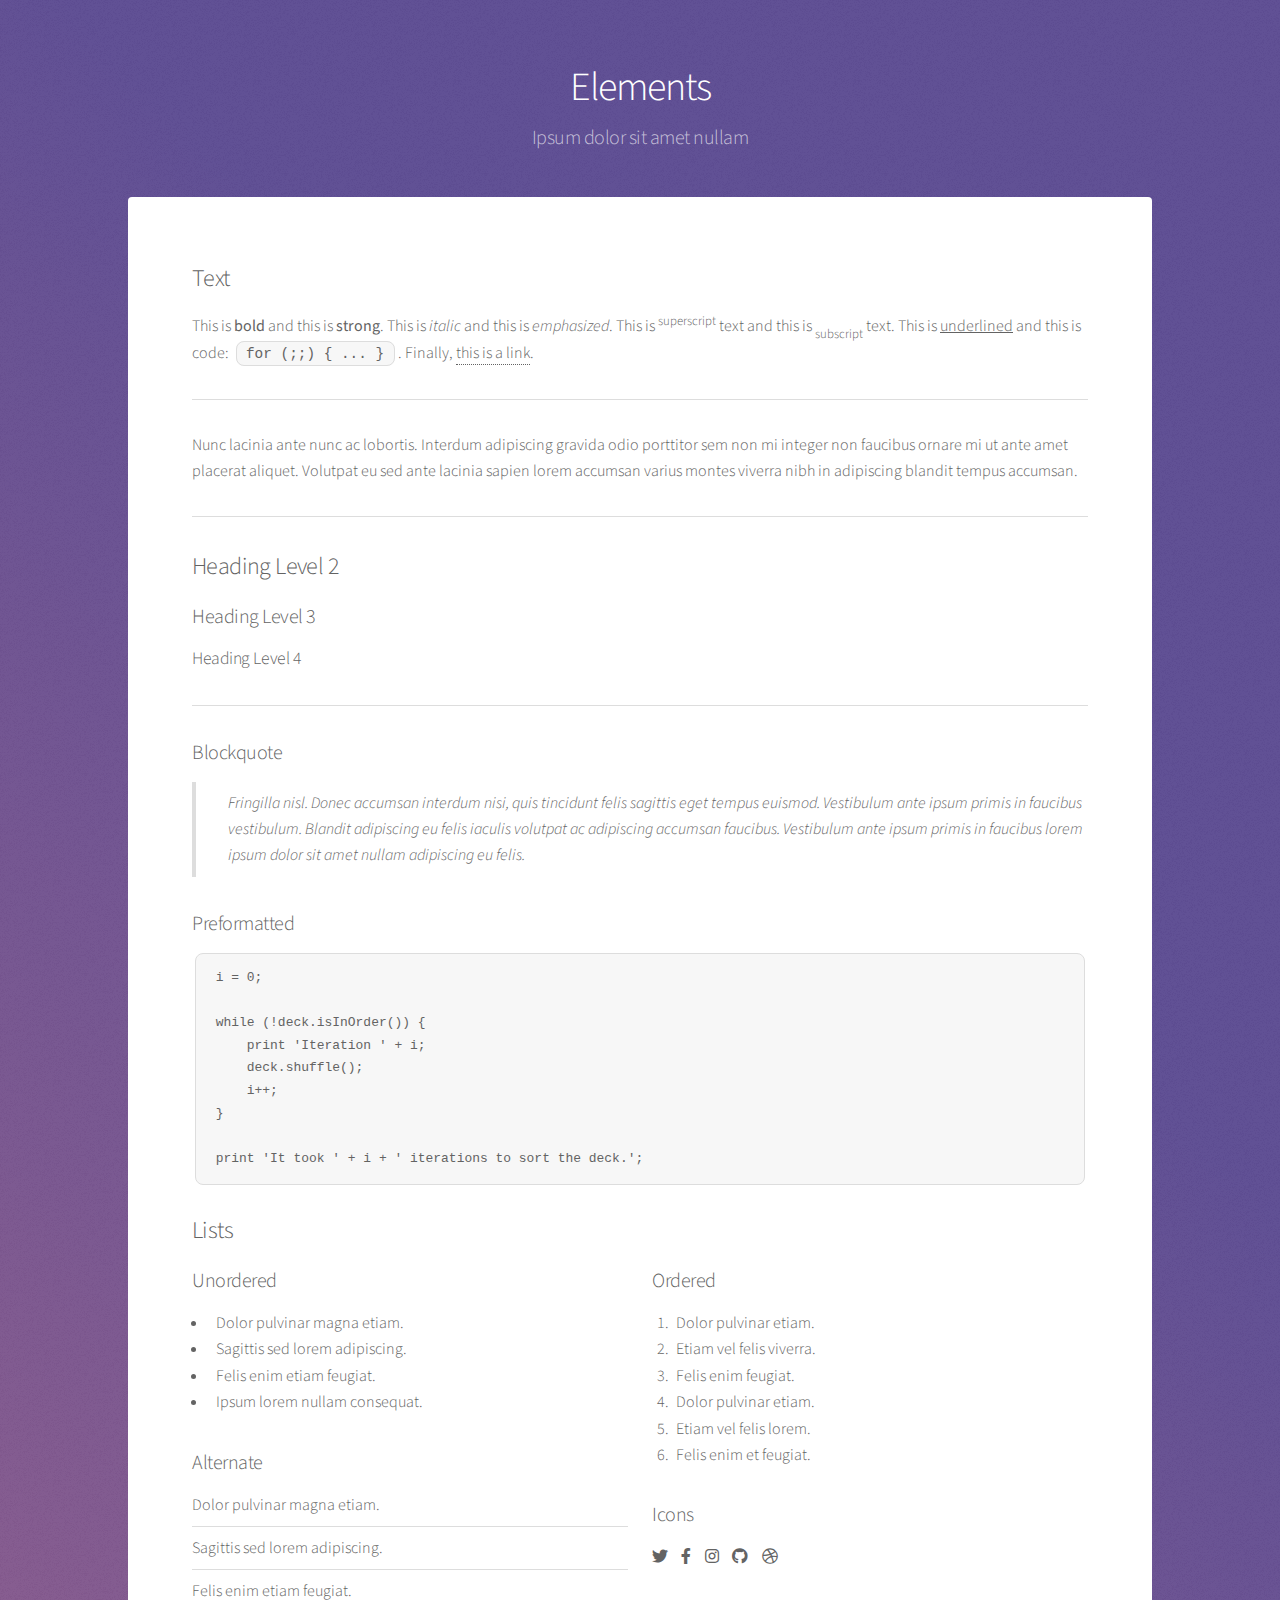
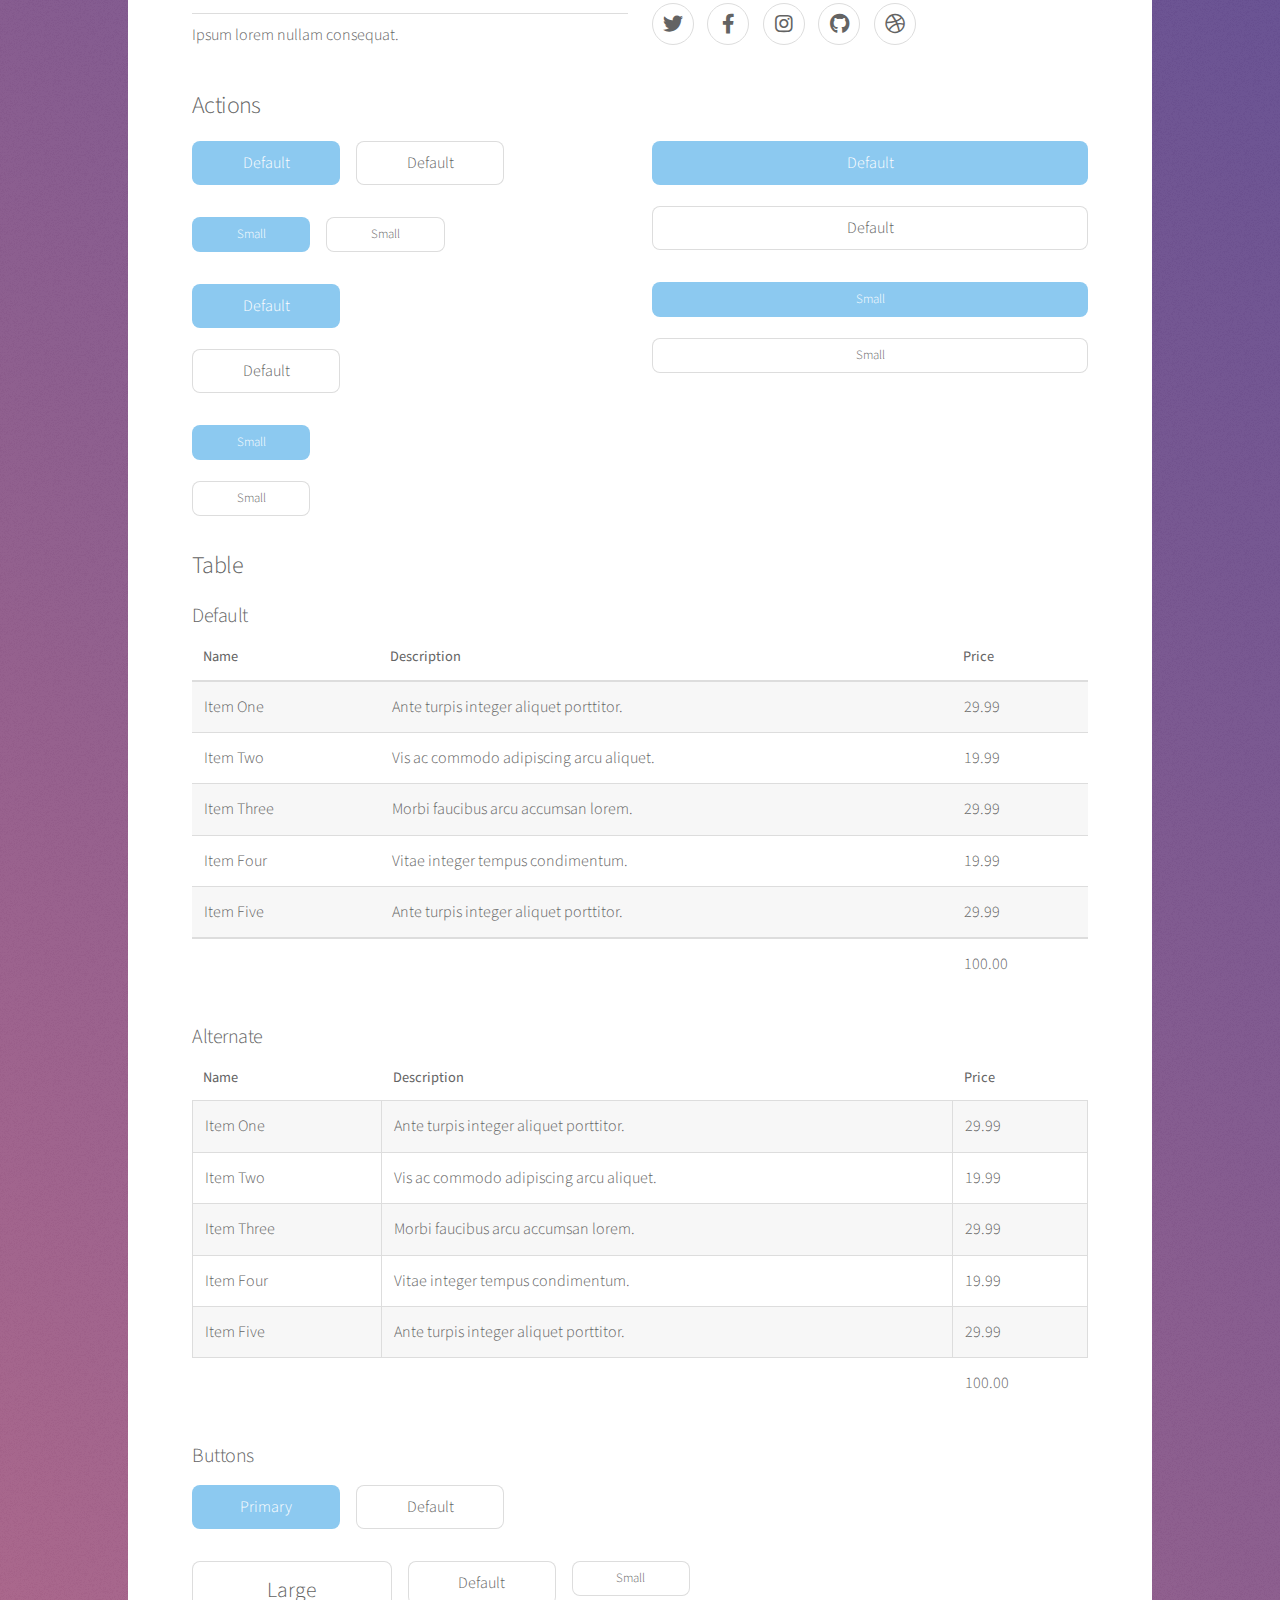
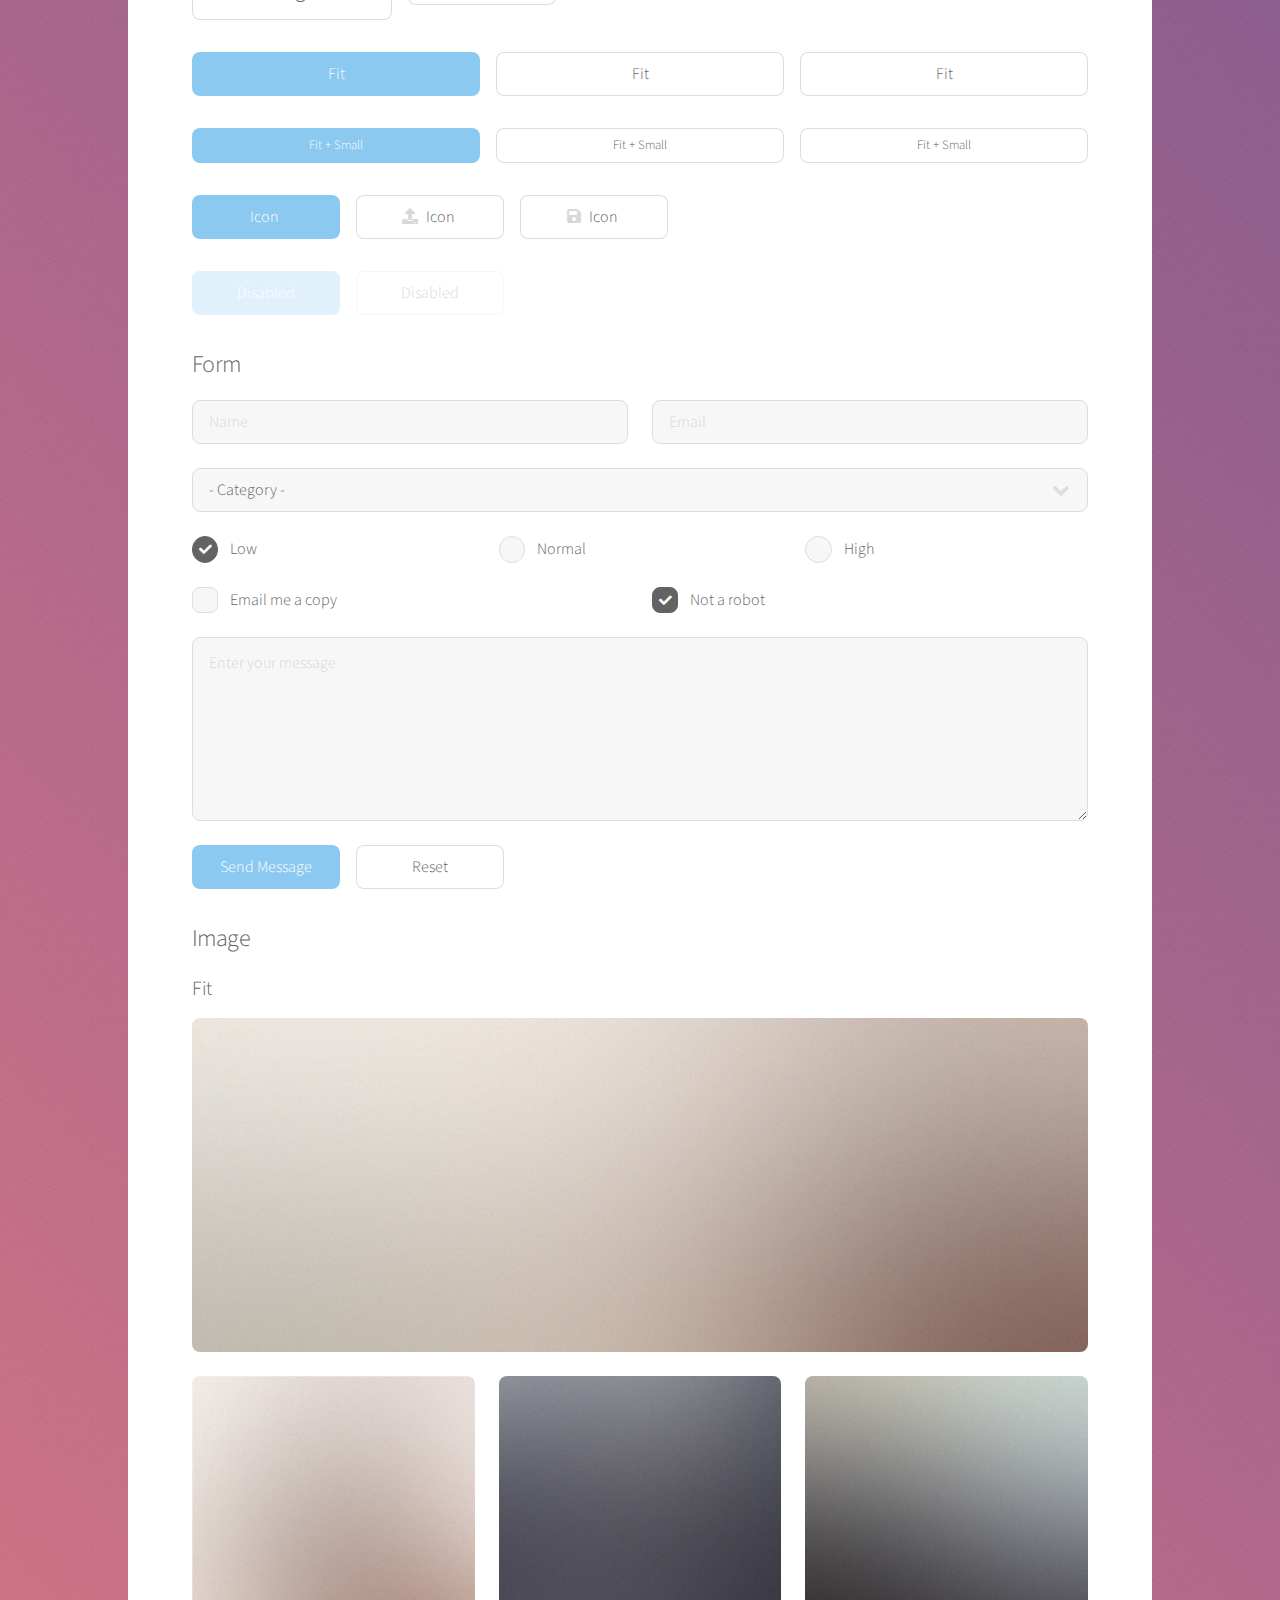
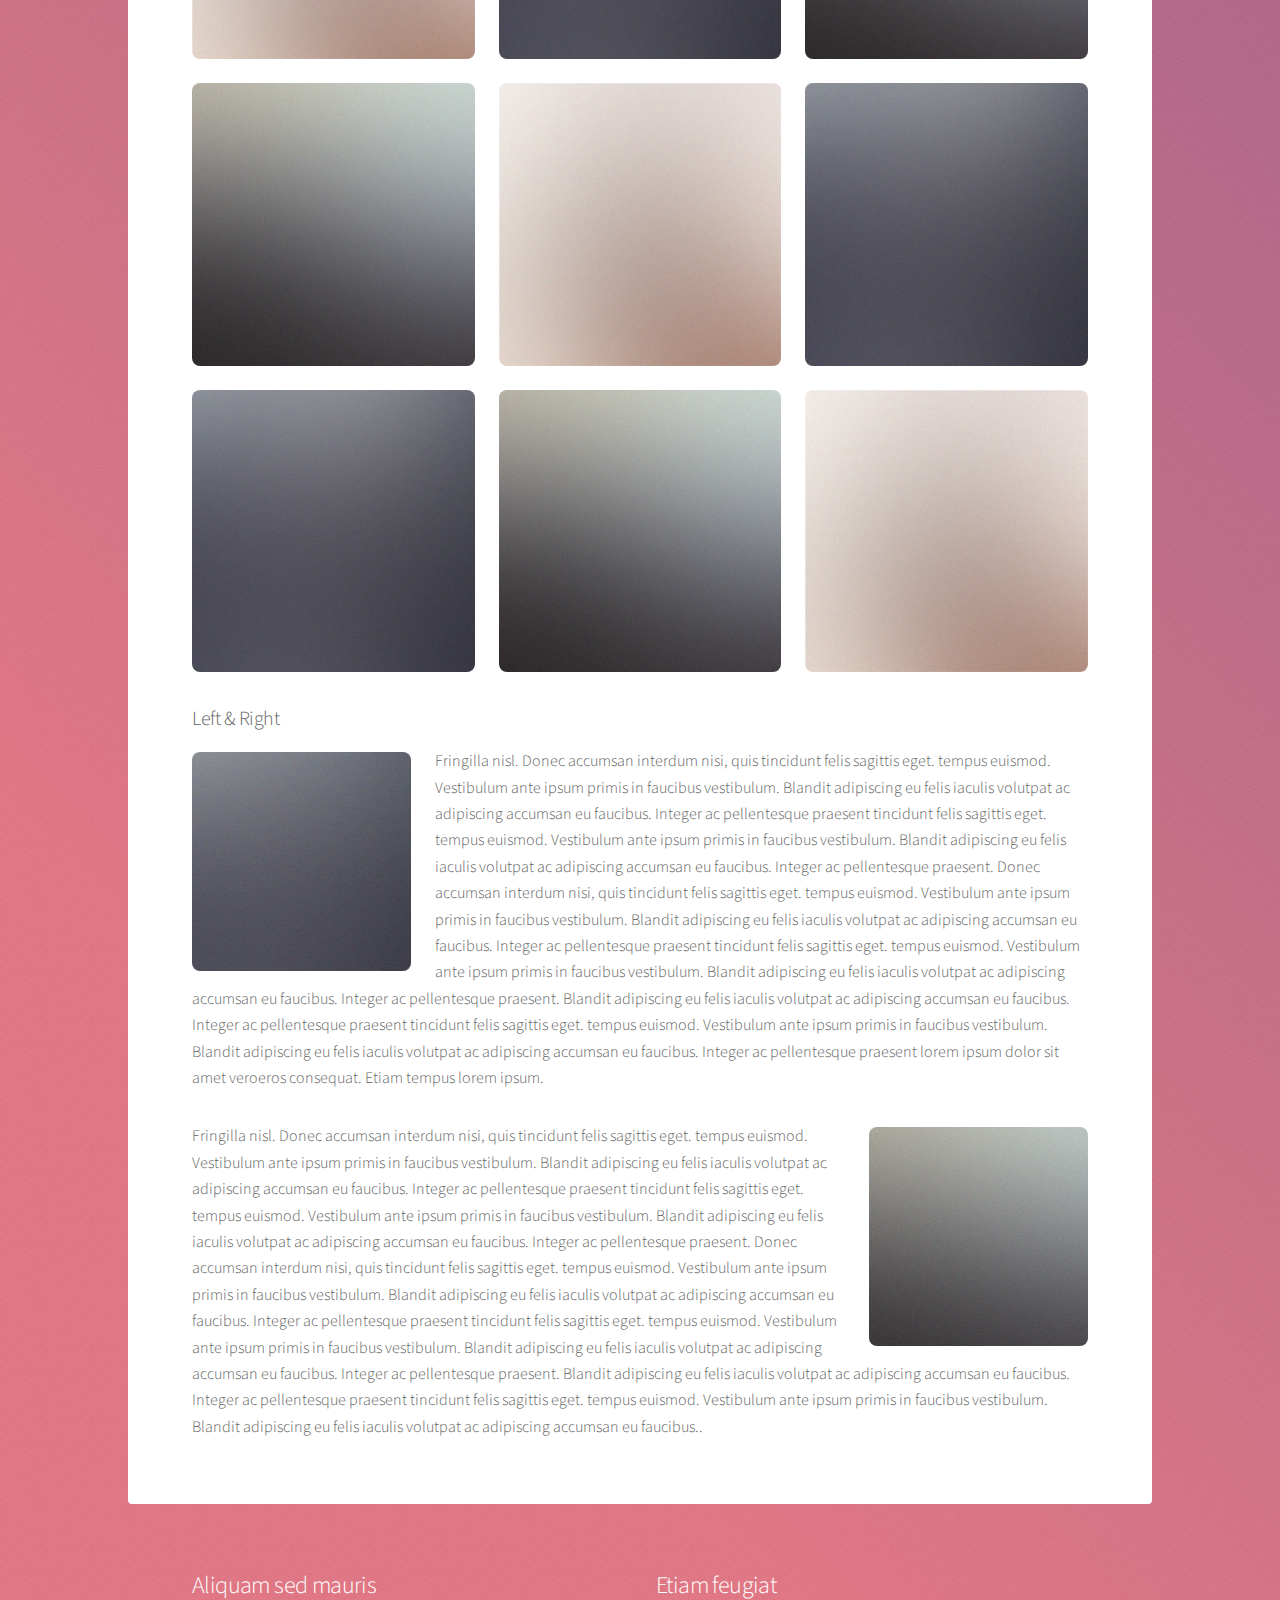
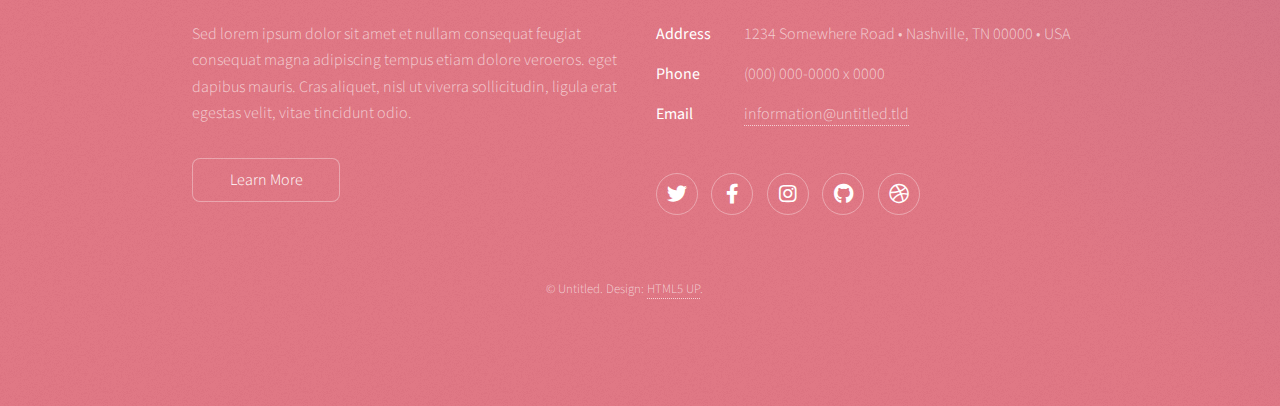
<file: elements.html>
<!DOCTYPE HTML>
<!--
	Stellar by HTML5 UP
	html5up.net | @ajlkn
	Free for personal and commercial use under the CCA 3.0 license (html5up.net/license)
-->
<html>
	<head>
		<title>Elements - Stellar by HTML5 UP</title>
		<meta charset="utf-8" />
		<meta name="viewport" content="width=device-width, initial-scale=1, user-scalable=no" />
		<link rel="stylesheet" href="assets/css/main.css" />
		<noscript><link rel="stylesheet" href="assets/css/noscript.css" /></noscript>
	</head>
	<body class="is-preload">

		<!-- Wrapper -->
			<div id="wrapper">

				<!-- Header -->
					<header id="header">
						<h1>Elements</h1>
						<p>Ipsum dolor sit amet nullam</p>
					</header>

				<!-- Main -->
					<div id="main">

						<!-- Content -->
							<section id="content" class="main">

								<!-- Text -->
									<section>
										<h2>Text</h2>
										<p>This is <b>bold</b> and this is <strong>strong</strong>. This is <i>italic</i> and this is <em>emphasized</em>.
										This is <sup>superscript</sup> text and this is <sub>subscript</sub> text.
										This is <u>underlined</u> and this is code: <code>for (;;) { ... }</code>. Finally, <a href="#">this is a link</a>.</p>
										<hr />
										<p>Nunc lacinia ante nunc ac lobortis. Interdum adipiscing gravida odio porttitor sem non mi integer non faucibus ornare mi ut ante amet placerat aliquet. Volutpat eu sed ante lacinia sapien lorem accumsan varius montes viverra nibh in adipiscing blandit tempus accumsan.</p>
										<hr />
										<h2>Heading Level 2</h2>
										<h3>Heading Level 3</h3>
										<h4>Heading Level 4</h4>
										<hr />
										<h3>Blockquote</h3>
										<blockquote>Fringilla nisl. Donec accumsan interdum nisi, quis tincidunt felis sagittis eget tempus euismod. Vestibulum ante ipsum primis in faucibus vestibulum. Blandit adipiscing eu felis iaculis volutpat ac adipiscing accumsan faucibus. Vestibulum ante ipsum primis in faucibus lorem ipsum dolor sit amet nullam adipiscing eu felis.</blockquote>
										<h3>Preformatted</h3>
										<pre><code>i = 0;

while (!deck.isInOrder()) {
    print 'Iteration ' + i;
    deck.shuffle();
    i++;
}

print 'It took ' + i + ' iterations to sort the deck.';</code></pre>
									</section>

								<!-- Lists -->
									<section>
										<h2>Lists</h2>
										<div class="row">
											<div class="col-6 col-12-medium">
												<h3>Unordered</h3>
												<ul>
													<li>Dolor pulvinar magna etiam.</li>
													<li>Sagittis sed lorem adipiscing.</li>
													<li>Felis enim etiam feugiat.</li>
													<li>Ipsum lorem nullam consequat.</li>
												</ul>
												<h3>Alternate</h3>
												<ul class="alt">
													<li>Dolor pulvinar magna etiam.</li>
													<li>Sagittis sed lorem adipiscing.</li>
													<li>Felis enim etiam feugiat.</li>
													<li>Ipsum lorem nullam consequat.</li>
												</ul>
											</div>
											<div class="col-6 col-12-medium">
												<h3>Ordered</h3>
												<ol>
													<li>Dolor pulvinar etiam.</li>
													<li>Etiam vel felis viverra.</li>
													<li>Felis enim feugiat.</li>
													<li>Dolor pulvinar etiam.</li>
													<li>Etiam vel felis lorem.</li>
													<li>Felis enim et feugiat.</li>
												</ol>
												<h3>Icons</h3>
												<ul class="icons">
													<li><a href="#" class="icon brands fa-twitter"><span class="label">Twitter</span></a></li>
													<li><a href="#" class="icon brands fa-facebook-f"><span class="label">Facebook</span></a></li>
													<li><a href="#" class="icon brands fa-instagram"><span class="label">Instagram</span></a></li>
													<li><a href="#" class="icon brands fa-github"><span class="label">GitHub</span></a></li>
													<li><a href="#" class="icon brands fa-dribbble"><span class="label">Dribbble</span></a></li>
												</ul>
												<ul class="icons">
													<li><a href="#" class="icon brands alt fa-twitter"><span class="label">Twitter</span></a></li>
													<li><a href="#" class="icon brands alt fa-facebook-f"><span class="label">Facebook</span></a></li>
													<li><a href="#" class="icon brands alt fa-instagram"><span class="label">Instagram</span></a></li>
													<li><a href="#" class="icon brands alt fa-github"><span class="label">GitHub</span></a></li>
													<li><a href="#" class="icon brands alt fa-dribbble"><span class="label">Dribbble</span></a></li>
												</ul>
											</div>
										</div>
										<h2>Actions</h2>
										<div class="row">
											<div class="col-6 col-12-medium">
												<ul class="actions">
													<li><a href="#" class="button primary">Default</a></li>
													<li><a href="#" class="button">Default</a></li>
												</ul>
												<ul class="actions small">
													<li><a href="#" class="button primary small">Small</a></li>
													<li><a href="#" class="button small">Small</a></li>
												</ul>
												<ul class="actions stacked">
													<li><a href="#" class="button primary">Default</a></li>
													<li><a href="#" class="button">Default</a></li>
												</ul>
												<ul class="actions stacked">
													<li><a href="#" class="button primary small">Small</a></li>
													<li><a href="#" class="button small">Small</a></li>
												</ul>
											</div>
											<div class="col-6 col-12-medium">
												<ul class="actions stacked">
													<li><a href="#" class="button primary fit">Default</a></li>
													<li><a href="#" class="button fit">Default</a></li>
												</ul>
												<ul class="actions stacked">
													<li><a href="#" class="button primary small fit">Small</a></li>
													<li><a href="#" class="button small fit">Small</a></li>
												</ul>
											</div>
										</div>
									</section>

								<!-- Table -->
									<section>
										<h2>Table</h2>
										<h3>Default</h3>
										<div class="table-wrapper">
											<table>
												<thead>
													<tr>
														<th>Name</th>
														<th>Description</th>
														<th>Price</th>
													</tr>
												</thead>
												<tbody>
													<tr>
														<td>Item One</td>
														<td>Ante turpis integer aliquet porttitor.</td>
														<td>29.99</td>
													</tr>
													<tr>
														<td>Item Two</td>
														<td>Vis ac commodo adipiscing arcu aliquet.</td>
														<td>19.99</td>
													</tr>
													<tr>
														<td>Item Three</td>
														<td> Morbi faucibus arcu accumsan lorem.</td>
														<td>29.99</td>
													</tr>
													<tr>
														<td>Item Four</td>
														<td>Vitae integer tempus condimentum.</td>
														<td>19.99</td>
													</tr>
													<tr>
														<td>Item Five</td>
														<td>Ante turpis integer aliquet porttitor.</td>
														<td>29.99</td>
													</tr>
												</tbody>
												<tfoot>
													<tr>
														<td colspan="2"></td>
														<td>100.00</td>
													</tr>
												</tfoot>
											</table>
										</div>

										<h3>Alternate</h3>
										<div class="table-wrapper">
											<table class="alt">
												<thead>
													<tr>
														<th>Name</th>
														<th>Description</th>
														<th>Price</th>
													</tr>
												</thead>
												<tbody>
													<tr>
														<td>Item One</td>
														<td>Ante turpis integer aliquet porttitor.</td>
														<td>29.99</td>
													</tr>
													<tr>
														<td>Item Two</td>
														<td>Vis ac commodo adipiscing arcu aliquet.</td>
														<td>19.99</td>
													</tr>
													<tr>
														<td>Item Three</td>
														<td> Morbi faucibus arcu accumsan lorem.</td>
														<td>29.99</td>
													</tr>
													<tr>
														<td>Item Four</td>
														<td>Vitae integer tempus condimentum.</td>
														<td>19.99</td>
													</tr>
													<tr>
														<td>Item Five</td>
														<td>Ante turpis integer aliquet porttitor.</td>
														<td>29.99</td>
													</tr>
												</tbody>
												<tfoot>
													<tr>
														<td colspan="2"></td>
														<td>100.00</td>
													</tr>
												</tfoot>
											</table>
										</div>
									</section>

								<!-- Buttons -->
									<section>
										<h3>Buttons</h3>
										<ul class="actions">
											<li><a href="#" class="button primary">Primary</a></li>
											<li><a href="#" class="button">Default</a></li>
										</ul>
										<ul class="actions">
											<li><a href="#" class="button large">Large</a></li>
											<li><a href="#" class="button">Default</a></li>
											<li><a href="#" class="button small">Small</a></li>
										</ul>
										<ul class="actions fit">
											<li><a href="#" class="button primary fit">Fit</a></li>
											<li><a href="#" class="button fit">Fit</a></li>
											<li><a href="#" class="button fit">Fit</a></li>
										</ul>
										<ul class="actions fit small">
											<li><a href="#" class="button primary fit small">Fit + Small</a></li>
											<li><a href="#" class="button fit small">Fit + Small</a></li>
											<li><a href="#" class="button fit small">Fit + Small</a></li>
										</ul>
										<ul class="actions">
											<li><a href="#" class="button primary icon solidfa-download">Icon</a></li>
											<li><a href="#" class="button icon solid fa-upload">Icon</a></li>
											<li><a href="#" class="button icon solid fa-save">Icon</a></li>
										</ul>
										<ul class="actions">
											<li><span class="button primary disabled">Disabled</span></li>
											<li><span class="button disabled">Disabled</span></li>
										</ul>
									</section>

								<!-- Form -->
									<section>
										<h2>Form</h2>
										<form method="post" action="#">
											<div class="row gtr-uniform">
												<div class="col-6 col-12-xsmall">
													<input type="text" name="demo-name" id="demo-name" value="" placeholder="Name" />
												</div>
												<div class="col-6 col-12-xsmall">
													<input type="email" name="demo-email" id="demo-email" value="" placeholder="Email" />
												</div>
												<div class="col-12">
													<select name="demo-category" id="demo-category">
														<option value="">- Category -</option>
														<option value="1">Manufacturing</option>
														<option value="1">Shipping</option>
														<option value="1">Administration</option>
														<option value="1">Human Resources</option>
													</select>
												</div>
												<div class="col-4 col-12-small">
													<input type="radio" id="demo-priority-low" name="demo-priority" checked>
													<label for="demo-priority-low">Low</label>
												</div>
												<div class="col-4 col-12-small">
													<input type="radio" id="demo-priority-normal" name="demo-priority">
													<label for="demo-priority-normal">Normal</label>
												</div>
												<div class="col-4 col-12-small">
													<input type="radio" id="demo-priority-high" name="demo-priority">
													<label for="demo-priority-high">High</label>
												</div>
												<div class="col-6 col-12-small">
													<input type="checkbox" id="demo-copy" name="demo-copy">
													<label for="demo-copy">Email me a copy</label>
												</div>
												<div class="col-6 col-12-small">
													<input type="checkbox" id="demo-human" name="demo-human" checked>
													<label for="demo-human">Not a robot</label>
												</div>
												<div class="col-12">
													<textarea name="demo-message" id="demo-message" placeholder="Enter your message" rows="6"></textarea>
												</div>
												<div class="col-12">
													<ul class="actions">
														<li><input type="submit" value="Send Message" class="primary" /></li>
														<li><input type="reset" value="Reset" /></li>
													</ul>
												</div>
											</div>
										</form>
									</section>

								<!-- Image -->
									<section>
										<h2>Image</h2>
										<h3>Fit</h3>
										<div class="box alt">
											<div class="row gtr-uniform">
												<div class="col-12"><span class="image fit"><img src="images/pic04.jpg" alt="" /></span></div>
												<div class="col-4"><span class="image fit"><img src="images/pic01.jpg" alt="" /></span></div>
												<div class="col-4"><span class="image fit"><img src="images/pic02.jpg" alt="" /></span></div>
												<div class="col-4"><span class="image fit"><img src="images/pic03.jpg" alt="" /></span></div>
												<div class="col-4"><span class="image fit"><img src="images/pic03.jpg" alt="" /></span></div>
												<div class="col-4"><span class="image fit"><img src="images/pic01.jpg" alt="" /></span></div>
												<div class="col-4"><span class="image fit"><img src="images/pic02.jpg" alt="" /></span></div>
												<div class="col-4"><span class="image fit"><img src="images/pic02.jpg" alt="" /></span></div>
												<div class="col-4"><span class="image fit"><img src="images/pic03.jpg" alt="" /></span></div>
												<div class="col-4"><span class="image fit"><img src="images/pic01.jpg" alt="" /></span></div>
											</div>
										</div>
										<h3>Left &amp; Right</h3>
										<p><span class="image left"><img src="images/pic05.jpg" alt="" /></span>Fringilla nisl. Donec accumsan interdum nisi, quis tincidunt felis sagittis eget. tempus euismod. Vestibulum ante ipsum primis in faucibus vestibulum. Blandit adipiscing eu felis iaculis volutpat ac adipiscing accumsan eu faucibus. Integer ac pellentesque praesent tincidunt felis sagittis eget. tempus euismod. Vestibulum ante ipsum primis in faucibus vestibulum. Blandit adipiscing eu felis iaculis volutpat ac adipiscing accumsan eu faucibus. Integer ac pellentesque praesent. Donec accumsan interdum nisi, quis tincidunt felis sagittis eget. tempus euismod. Vestibulum ante ipsum primis in faucibus vestibulum. Blandit adipiscing eu felis iaculis volutpat ac adipiscing accumsan eu faucibus. Integer ac pellentesque praesent tincidunt felis sagittis eget. tempus euismod. Vestibulum ante ipsum primis in faucibus vestibulum. Blandit adipiscing eu felis iaculis volutpat ac adipiscing accumsan eu faucibus. Integer ac pellentesque praesent. Blandit adipiscing eu felis iaculis volutpat ac adipiscing accumsan eu faucibus. Integer ac pellentesque praesent tincidunt felis sagittis eget. tempus euismod. Vestibulum ante ipsum primis in faucibus vestibulum. Blandit adipiscing eu felis iaculis volutpat ac adipiscing accumsan eu faucibus. Integer ac pellentesque praesent lorem ipsum dolor sit amet veroeros consequat. Etiam tempus lorem ipsum.</p>
										<p><span class="image right"><img src="images/pic06.jpg" alt="" /></span>Fringilla nisl. Donec accumsan interdum nisi, quis tincidunt felis sagittis eget. tempus euismod. Vestibulum ante ipsum primis in faucibus vestibulum. Blandit adipiscing eu felis iaculis volutpat ac adipiscing accumsan eu faucibus. Integer ac pellentesque praesent tincidunt felis sagittis eget. tempus euismod. Vestibulum ante ipsum primis in faucibus vestibulum. Blandit adipiscing eu felis iaculis volutpat ac adipiscing accumsan eu faucibus. Integer ac pellentesque praesent. Donec accumsan interdum nisi, quis tincidunt felis sagittis eget. tempus euismod. Vestibulum ante ipsum primis in faucibus vestibulum. Blandit adipiscing eu felis iaculis volutpat ac adipiscing accumsan eu faucibus. Integer ac pellentesque praesent tincidunt felis sagittis eget. tempus euismod. Vestibulum ante ipsum primis in faucibus vestibulum. Blandit adipiscing eu felis iaculis volutpat ac adipiscing accumsan eu faucibus. Integer ac pellentesque praesent. Blandit adipiscing eu felis iaculis volutpat ac adipiscing accumsan eu faucibus. Integer ac pellentesque praesent tincidunt felis sagittis eget. tempus euismod. Vestibulum ante ipsum primis in faucibus vestibulum. Blandit adipiscing eu felis iaculis volutpat ac adipiscing accumsan eu faucibus..</p>
									</section>

							</section>

					</div>

				<!-- Footer -->
					<footer id="footer">
						<section>
							<h2>Aliquam sed mauris</h2>
							<p>Sed lorem ipsum dolor sit amet et nullam consequat feugiat consequat magna adipiscing tempus etiam dolore veroeros. eget dapibus mauris. Cras aliquet, nisl ut viverra sollicitudin, ligula erat egestas velit, vitae tincidunt odio.</p>
							<ul class="actions">
								<li><a href="#" class="button">Learn More</a></li>
							</ul>
						</section>
						<section>
							<h2>Etiam feugiat</h2>
							<dl class="alt">
								<dt>Address</dt>
								<dd>1234 Somewhere Road &bull; Nashville, TN 00000 &bull; USA</dd>
								<dt>Phone</dt>
								<dd>(000) 000-0000 x 0000</dd>
								<dt>Email</dt>
								<dd><a href="#">information@untitled.tld</a></dd>
							</dl>
							<ul class="icons">
								<li><a href="#" class="icon brands fa-twitter alt"><span class="label">Twitter</span></a></li>
								<li><a href="#" class="icon brands fa-facebook-f alt"><span class="label">Facebook</span></a></li>
								<li><a href="#" class="icon brands fa-instagram alt"><span class="label">Instagram</span></a></li>
								<li><a href="#" class="icon brands fa-github alt"><span class="label">GitHub</span></a></li>
								<li><a href="#" class="icon brands fa-dribbble alt"><span class="label">Dribbble</span></a></li>
							</ul>
						</section>
						<p class="copyright">&copy; Untitled. Design: <a href="https://html5up.net">HTML5 UP</a>.</p>
					</footer>

			</div>

		<!-- Scripts -->
			<script src="assets/js/jquery.min.js"></script>
			<script src="assets/js/jquery.scrollex.min.js"></script>
			<script src="assets/js/jquery.scrolly.min.js"></script>
			<script src="assets/js/browser.min.js"></script>
			<script src="assets/js/breakpoints.min.js"></script>
			<script src="assets/js/util.js"></script>
			<script src="assets/js/main.js"></script>

	</body>
</html>
</file>
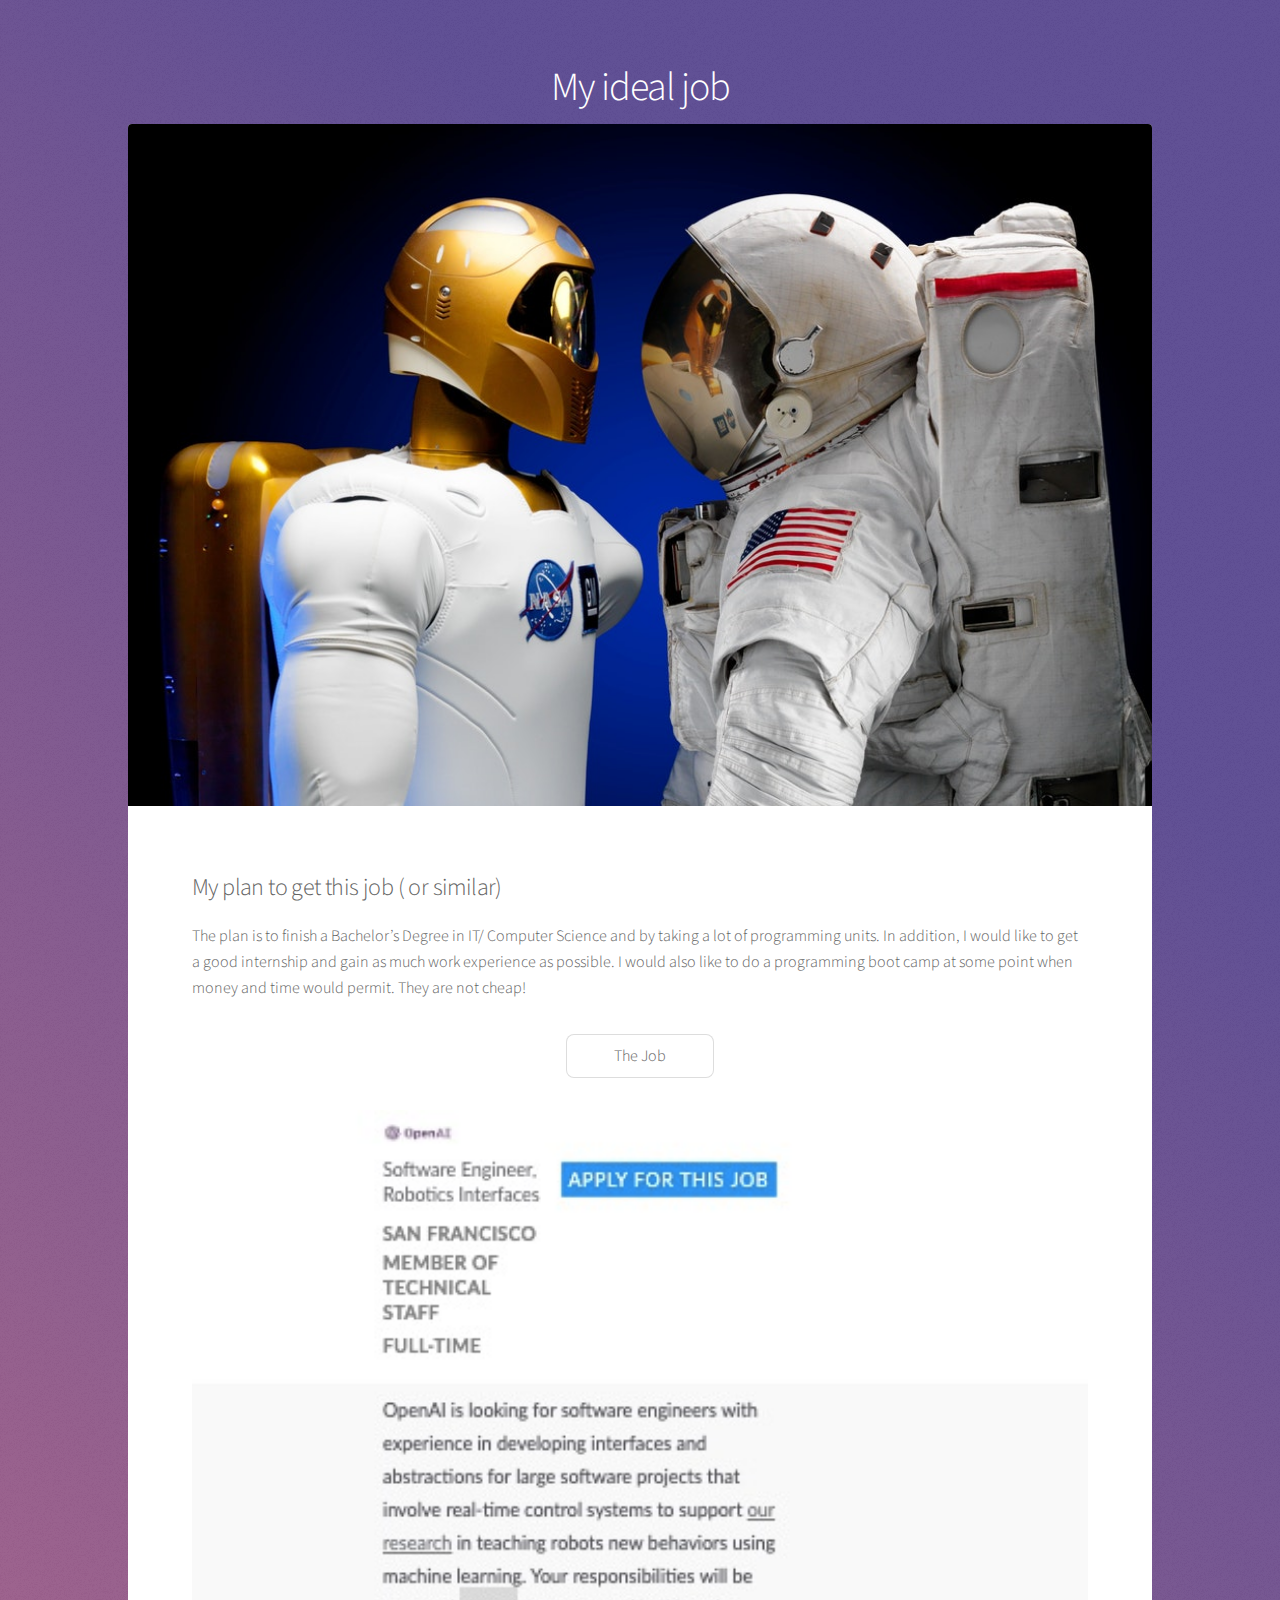
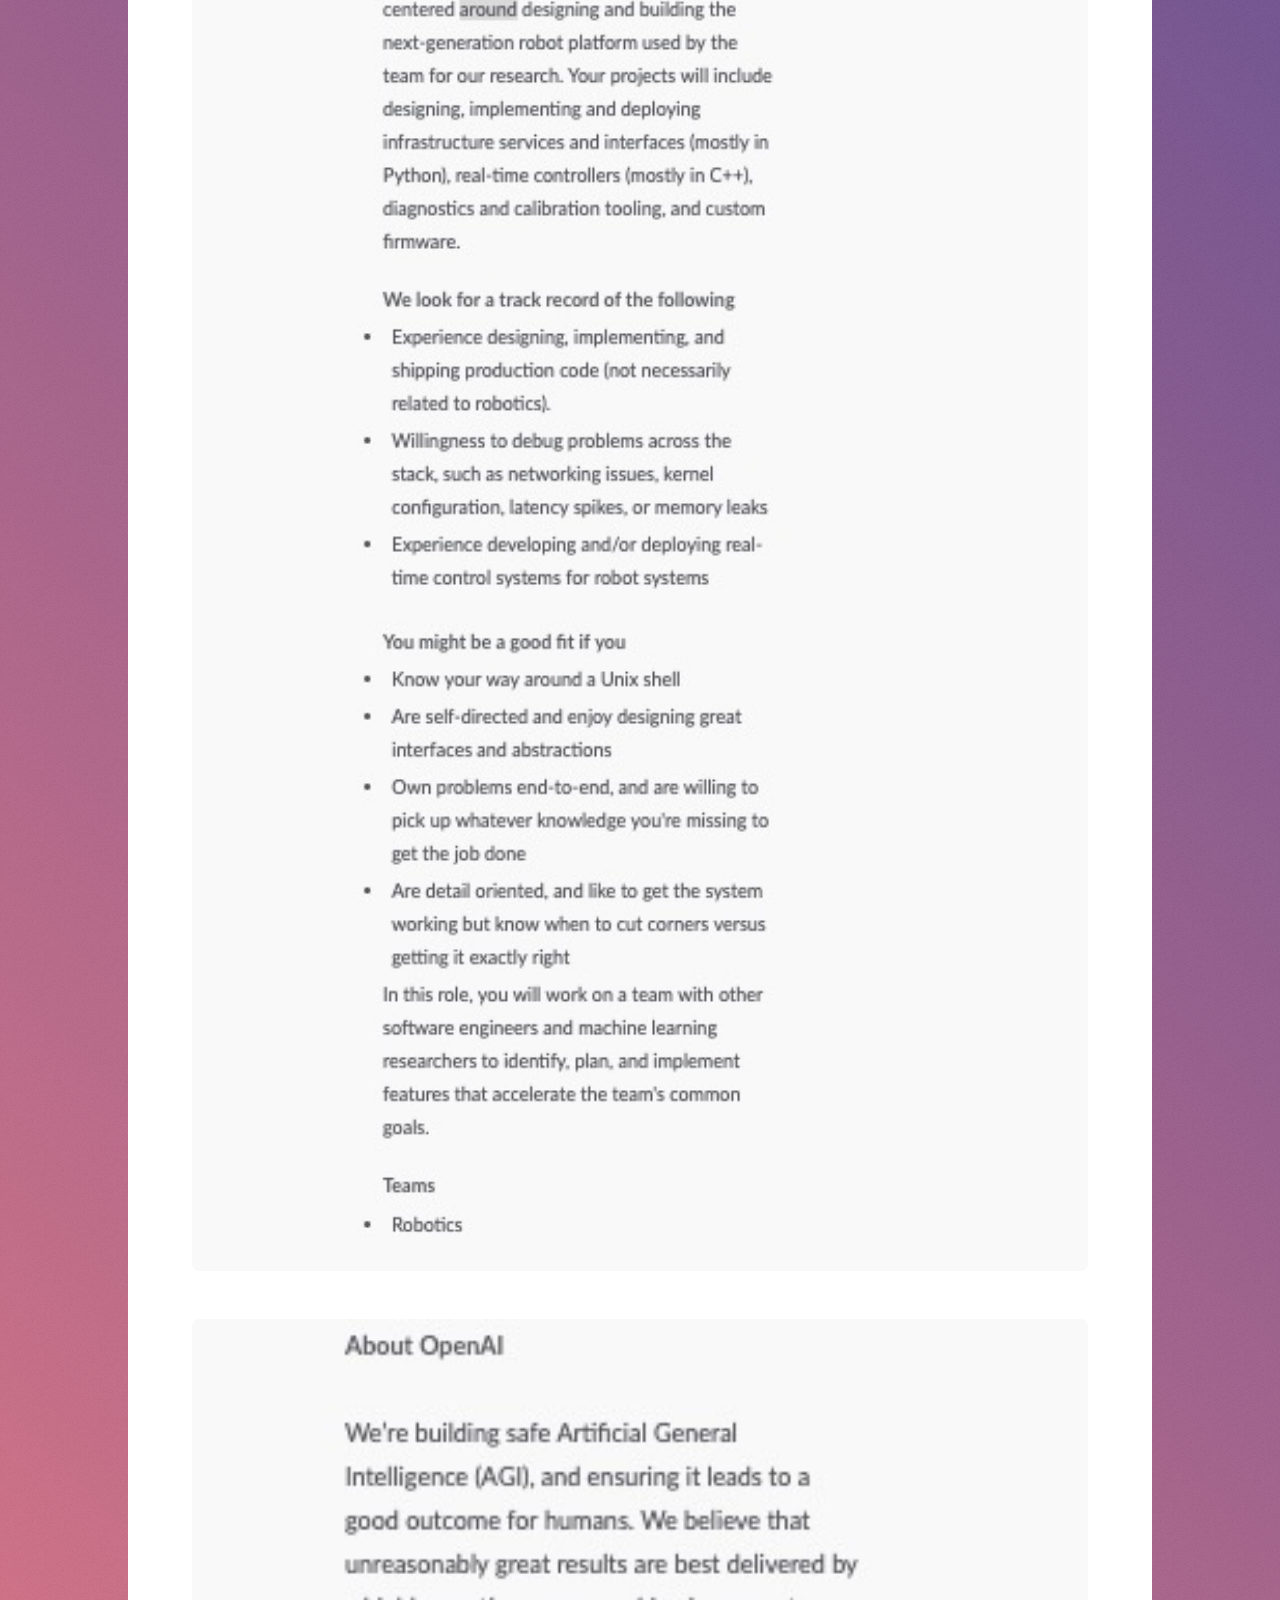
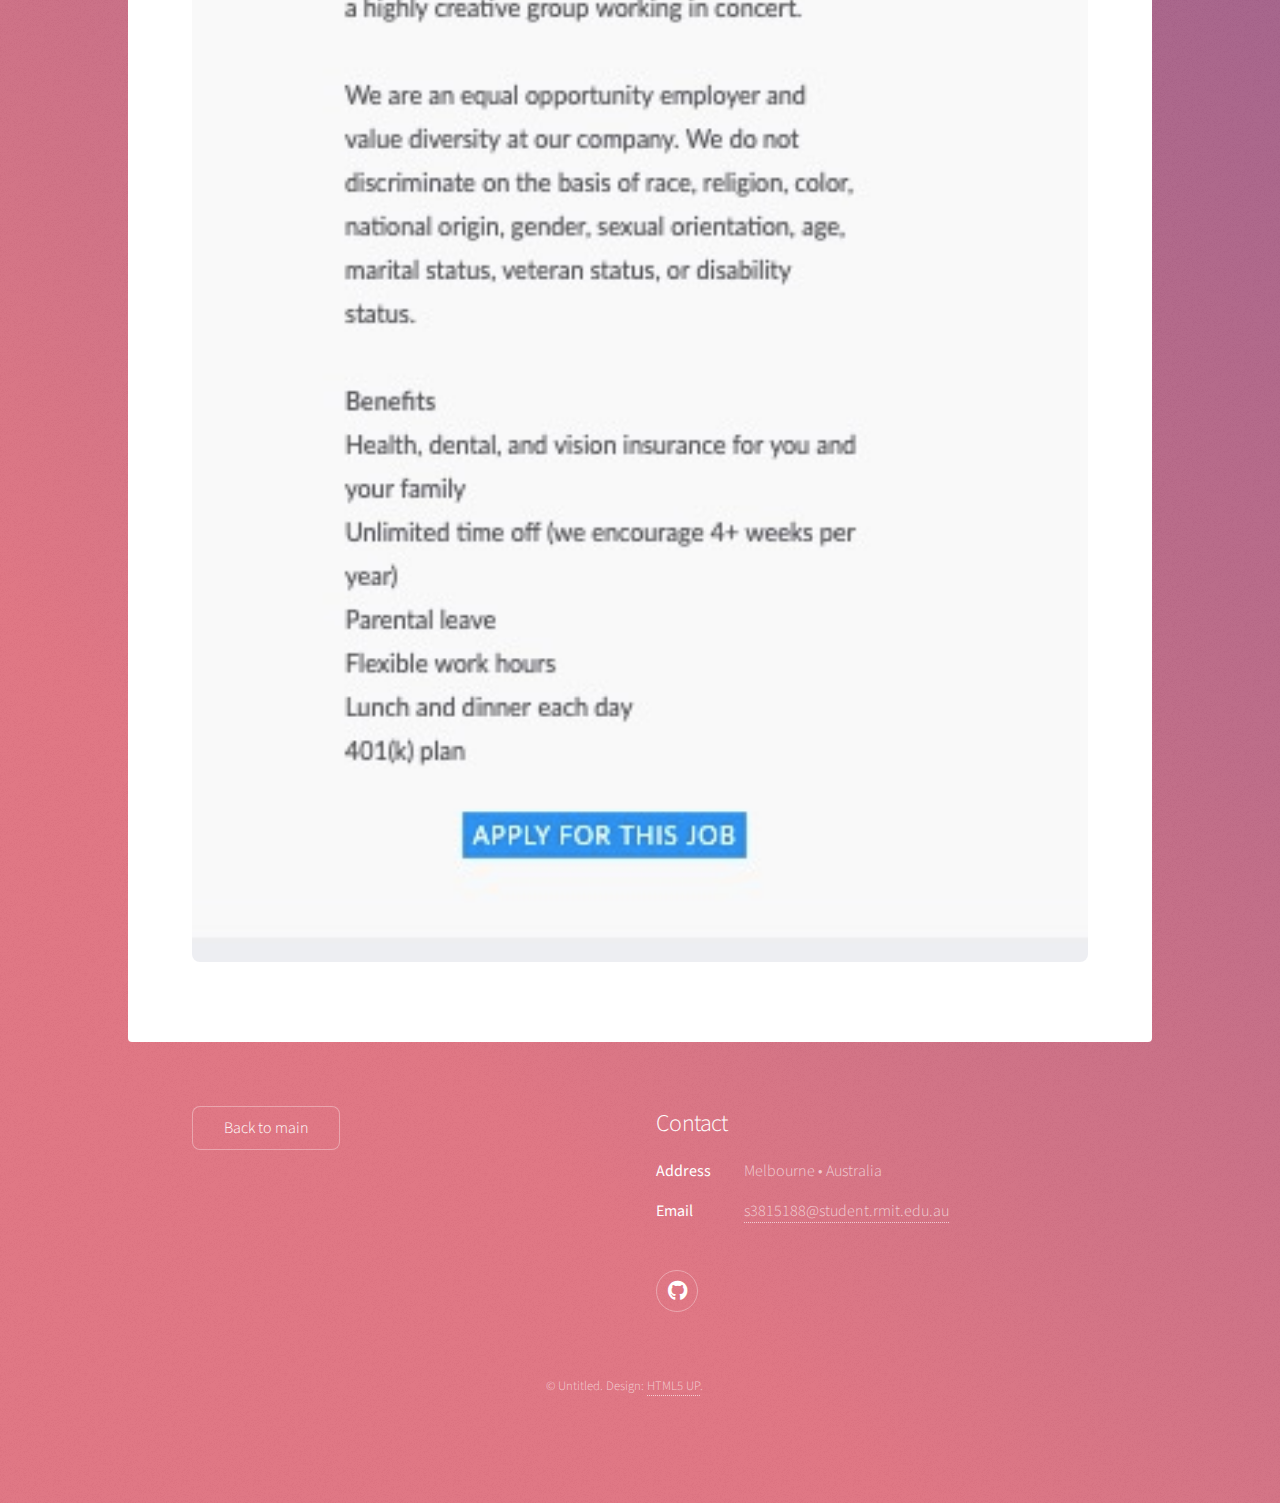
<file: generic.html>
<!DOCTYPE HTML>
<!--
	Stellar by HTML5 UP
	html5up.net | @ajlkn
	Free for personal and commercial use under the CCA 3.0 license (html5up.net/license)
-->
<html lang="en-US">
	<head>
		<title>intro to IT assignment</title>
		<meta charset="utf-8" />
		<meta name="viewport" content="width=device-width, initial-scale=1, user-scalable=no" />
		<link rel="stylesheet" href="assets/css/main.css" />
		<noscript><link rel="stylesheet" href="assets/css/noscript.css" /></noscript>
	</head>
	<body class="is-preload">

		<!-- Wrapper -->
			<div id="wrapper">

				<!-- Header -->
					<header id="header">
						<h1>My ideal job</h1>
						
					</header>

				<!-- Main -->
					<div id="main">

						<!-- Content -->
							<section id="content" class="main">
								<span class="image main"><img src="artificial-intelligence-astronaut-future-39644 (1).jpg" alt="" /></span>
								<h2>My plan to get this job ( or similar)</h2>
								<p>The plan is to finish a Bachelor’s Degree in IT/ Computer Science and by taking a lot of programming units. In addition, I would like to get a good internship and gain as much work experience as possible. I would also like to do a programming boot camp at some point when money and time would permit. They are not cheap!</p>
								<ul class="actions special">
										<li><a href="https://jobs.lever.co/openai/a63b78b7-c3a3-401e-bca8-ceab3f2c20b6" class="button">The Job</a></li>
									</ul>
								<span class="image main"><img src="job1.jpg" alt="" /></span>
								<p></p>
								<span class="image main"><img src="job2.jpg" alt="" /></span>
							</section>

					</div>

				<!-- Footer -->
					<footer id="footer">
						<section>
							
							<ul class="actions">
								<li><a href="index.html" class="button">Back to main</a></li>
							</ul>
						</section>
						<section>
							<h2>Contact</h2>
							<dl class="alt">
								<dt>Address</dt>
								<dd> Melbourne &bull; Australia</dd>
					
								
								<dt>Email</dt>
								<dd><a href="#">s3815188@student.rmit.edu.au</a></dd>
							</dl>
							<ul class="icons">
		
					
								<li><a href="#" class="icon brands fa-github alt"><span class="label">GitHub</span></a></li>
								
							</ul>
						</section>
						<p class="copyright">&copy; Untitled. Design: <a href="https://html5up.net">HTML5 UP</a>.</p>
					</footer>

			</div>

		<!-- Scripts -->
			<script src="assets/js/jquery.min.js"></script>
			<script src="assets/js/jquery.scrollex.min.js"></script>
			<script src="assets/js/jquery.scrolly.min.js"></script>
			<script src="assets/js/browser.min.js"></script>
			<script src="assets/js/breakpoints.min.js"></script>
			<script src="assets/js/util.js"></script>
			<script src="assets/js/main.js"></script>

	</body>
</html>
</file>
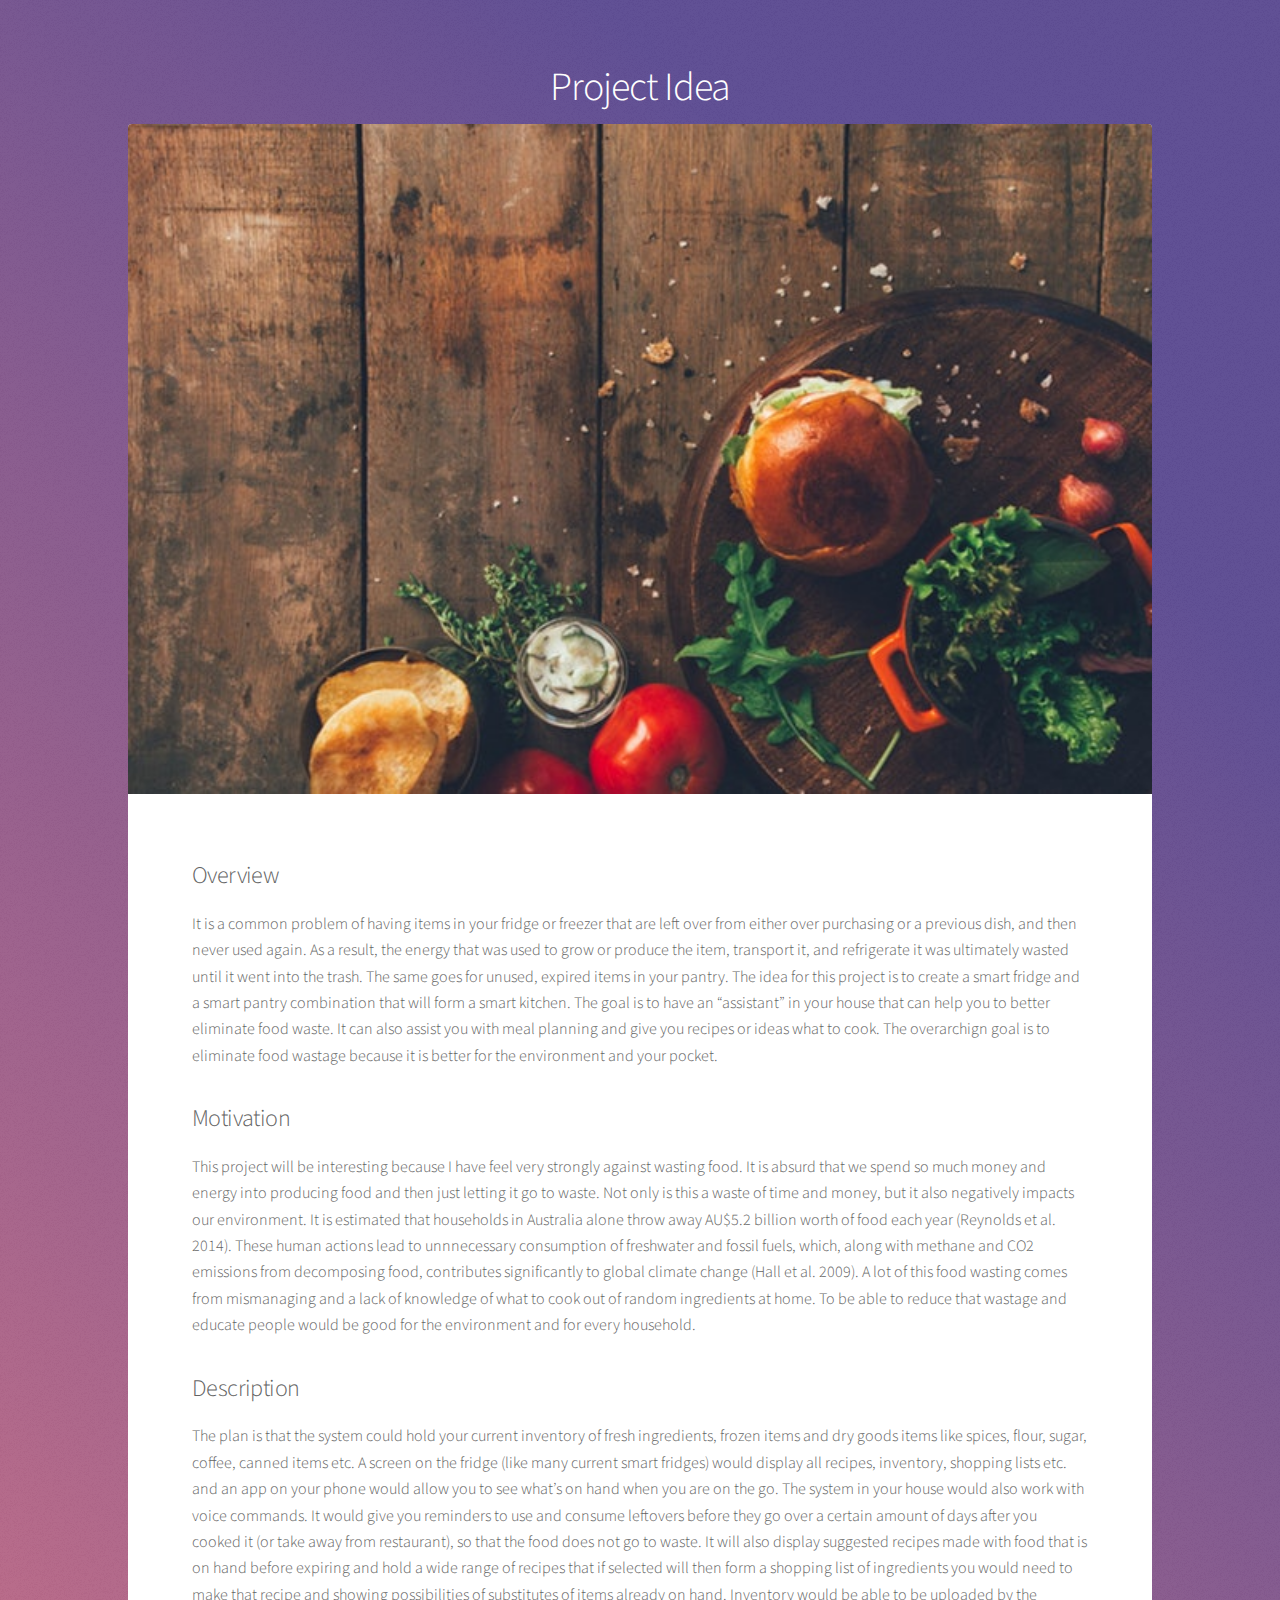
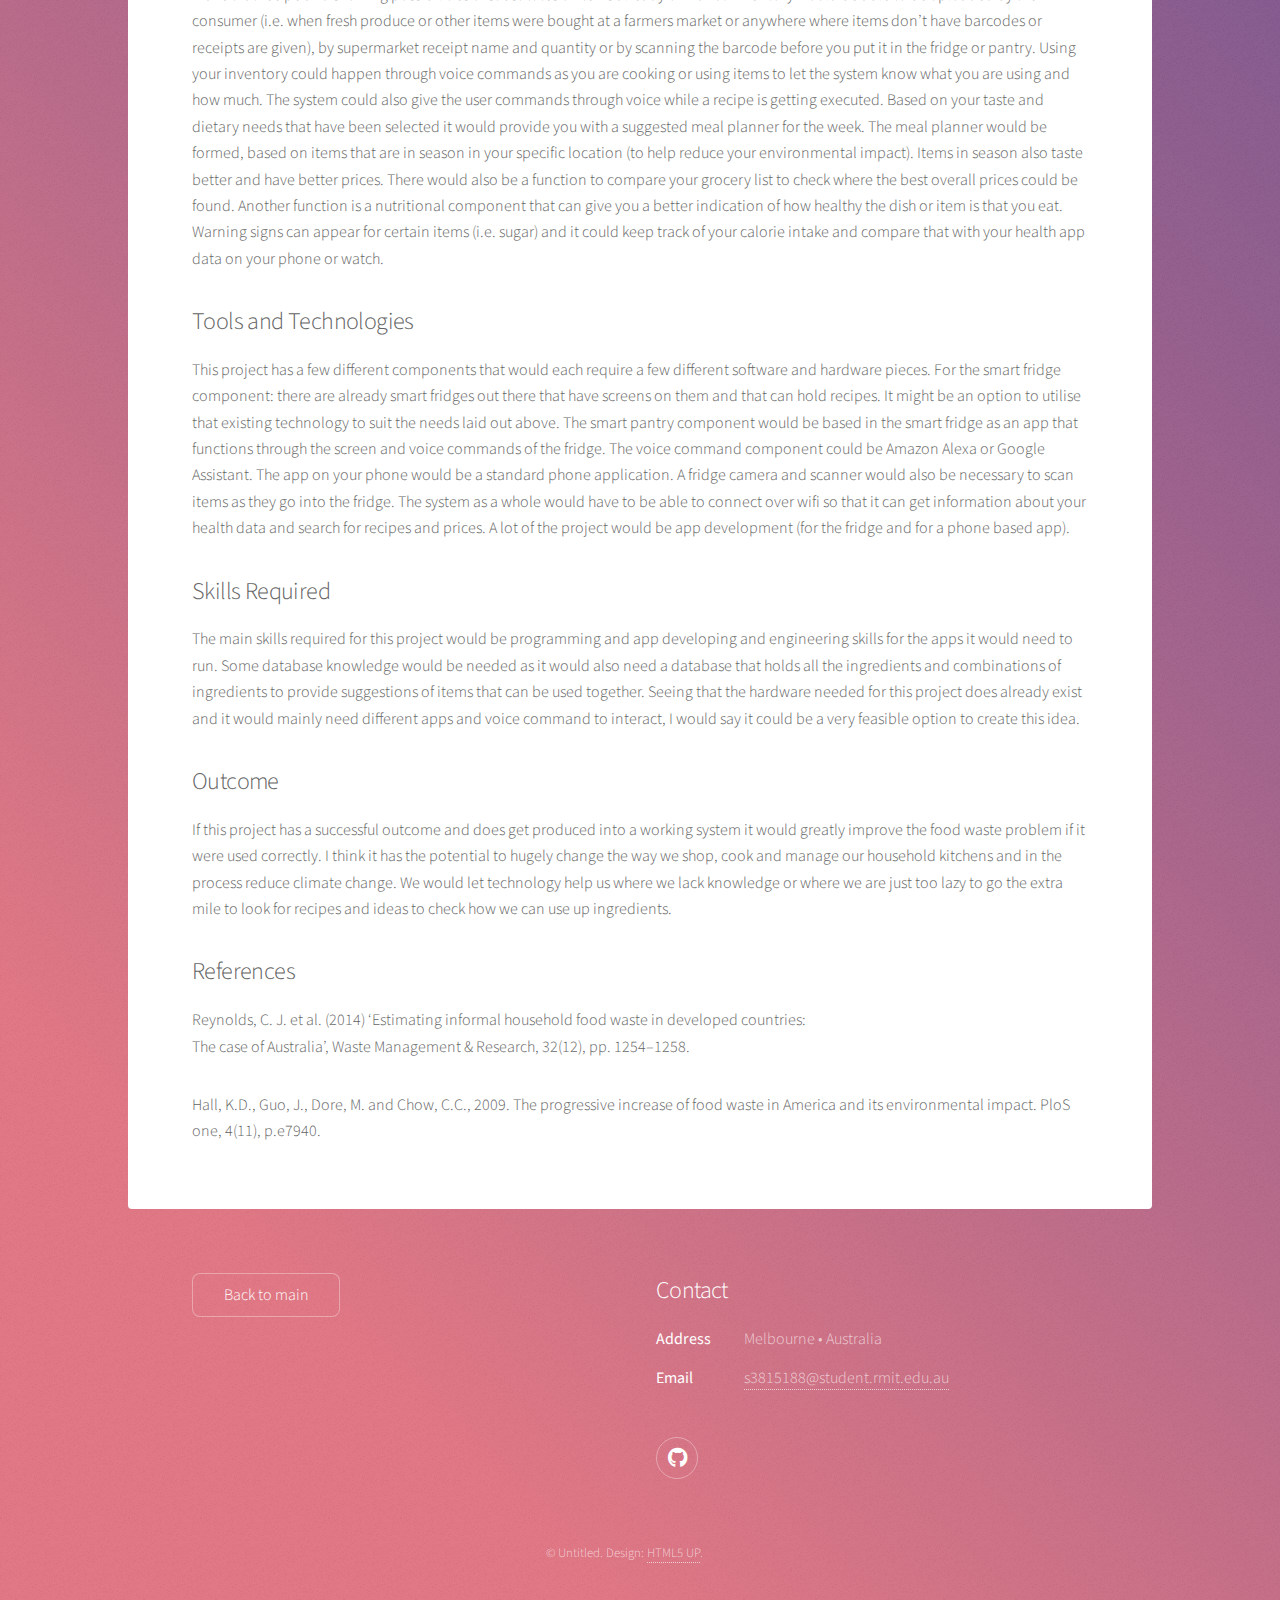
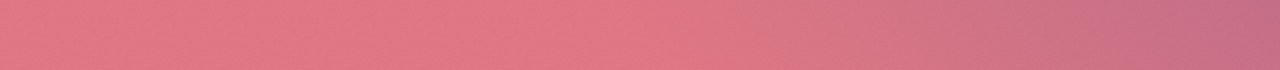
<file: project.html>
<!DOCTYPE HTML>
<!--
	Stellar by HTML5 UP
	html5up.net | @ajlkn
	Free for personal and commercial use under the CCA 3.0 license (html5up.net/license)
-->
<html lang="en-US">
	<head>
		<title>intro to IT assignment</title>
		<meta charset="utf-8" />
		<meta name="viewport" content="width=device-width, initial-scale=1, user-scalable=no" />
		<link rel="stylesheet" href="assets/css/main.css" />
		<noscript><link rel="stylesheet" href="assets/css/noscript.css" /></noscript>
	</head>
	<body class="is-preload">

		<!-- Wrapper -->
			<div id="wrapper">

				<!-- Header -->
					<header id="header">
						<h1>Project Idea</h1>
						
					</header>

				<!-- Main -->
					<div id="main">

						<!-- Content -->
							<section id="content" class="main">
								<span class="image main"><img src="food.jpg" alt="" /></span>
								<h2>Overview</h2>
								<p>It is a common problem of having items in your fridge or freezer that are left over from either over
									purchasing or a previous dish, and then never used again. As a result, the energy
									that was used to grow or produce the item, transport it, and 
									refrigerate it was ultimately wasted until it went into the trash. The same goes for unused, expired items in your pantry. 
The idea for this project is to create a smart fridge and a smart pantry combination that will form a smart kitchen. The goal is to have an “assistant” in your house that can help you to better eliminate food waste. It can also assist you with meal planning and give you recipes or ideas what to cook. The overarchign goal is to eliminate food wastage because it is better for the environment and your pocket.
   </p>
								<h2>Motivation</h2>
								<p> This project will be interesting because I have feel very strongly against wasting food. It is absurd that we spend so much money and energy into producing food and then just letting it go to waste. Not only is this a waste of time and money, but it also negatively impacts our environment.  It is estimated that households in Australia alone throw away AU$5.2 billion worth of food each year (Reynolds et al. 2014). These human actions lead to unnnecessary consumption of freshwater and fossil fuels, which, along with methane and CO2 emissions from decomposing food, contributes significantly to global climate change 
(Hall et al. 2009).

A lot of this food wasting comes from mismanaging and a lack of knowledge of what to cook out of random ingredients at home. To be able to reduce that wastage and educate people would be good for the environment and for every household.
</p>
								
								<h2>Description</h2>
								<p>The plan is that the system could hold your current inventory of fresh ingredients, frozen items and dry goods items like spices, flour, sugar, coffee, canned items etc. A screen on the fridge (like many current smart fridges) would display all recipes, inventory, shopping lists etc. and an app on your phone would allow you to see what’s on hand when you are on the go. The system in your house would also work with voice commands. 
It would give you reminders to use and consume leftovers before they go over a certain amount of days after you cooked it (or take away from restaurant), so that the food does not go to waste. 
It will also display suggested recipes made with food that is on hand before expiring and hold a wide range of recipes that if selected will then form a shopping list of ingredients you would need to make that recipe and showing possibilities of substitutes of items already on hand.  
Inventory would be able to be uploaded by the consumer (i.e. when fresh produce or other items were bought at a farmers market or anywhere where items don’t have barcodes or receipts are given), by supermarket receipt name and quantity or by scanning the barcode before you put it in the fridge or pantry. 
Using your inventory could happen through voice commands as you are cooking or using items to let the system know what you are using and how much. The system could also give the user commands through voice while a recipe is getting executed.
Based on your taste and dietary needs that have been selected it would provide you with a suggested meal planner for the week. The meal planner would be formed, based on items that are in season in your specific location (to help reduce your environmental impact). Items in season also taste better and have better prices.
There would also be a function to compare your grocery list to check where the best overall prices could be found.
Another function is a nutritional component that can give you a better indication of how healthy the dish or item is that you eat. Warning signs can appear for certain items (i.e. sugar) and it could keep track of your calorie intake and compare that with your health app data on your phone or watch.
  </p>
							<h2>Tools and Technologies</h2>	
								<p> This project has a few different components that would each require a few different software and hardware pieces. For the smart fridge component: there are already smart fridges out there that have screens on them and that can hold recipes. It might be an option to utilise that existing technology to suit the needs laid out above.
The smart pantry component would be based in the smart fridge as an app that functions through the screen and voice commands of the fridge. 
The voice command component could be Amazon Alexa or Google Assistant.
The app on your phone would be a standard phone application.
A fridge camera and scanner would also be necessary to scan items as they go into the fridge.
The system as a whole would have to be able to connect over wifi so that it can get information about your health data and search for recipes and prices.
A lot of the project would be app development (for the fridge and for a phone based app).
</p>	
								
							<h2>Skills Required</h2>	
								<p> The main skills required for this project would be programming and app developing and engineering skills for the apps it would need to run. Some database knowledge would be needed as it would also need a database that holds all the ingredients and combinations of ingredients to provide suggestions of items that can be used together. Seeing that the hardware needed for this project does already exist and it would mainly need different apps and voice command to interact, I would say it could be a very feasible option to create this idea. </p>	
								
							<h2>Outcome</h2>
								<p>If this project has a successful outcome and does get produced into a working system it would greatly improve the food waste problem if it were used correctly. I think it has the potential to hugely change the way we shop, cook and manage our household kitchens and in the process reduce climate change. We would let technology help us where we lack knowledge or where we are just too lazy to go the extra mile to look for recipes and ideas to check how we can use up ingredients.   </p>	
								
							<h2>References</h2>
								<p>Reynolds, C. J. et al. (2014) ‘Estimating informal household food waste in developed countries: <br>
									The case of Australia’, Waste Management & Research, 32(12), pp. 1254–1258. <br>
			
								<p></p>
								Hall, K.D., Guo, J., Dore, M. and Chow, C.C., 2009. The progressive increase of food waste in America and its environmental impact. PloS one, 4(11), p.e7940.
 </p>
								
								
							</section>

					</div>

				<!-- Footer -->
					<footer id="footer">
						<section>
							
							<ul class="actions">
								<li><a href="index.html" class="button">Back to main</a></li>
							</ul>
						</section>
						<section>
							<h2>Contact</h2>
							<dl class="alt">
								<dt>Address</dt>
								<dd> Melbourne &bull; Australia</dd>
					
								
								<dt>Email</dt>
								<dd><a href="#">s3815188@student.rmit.edu.au</a></dd>
							</dl>
							<ul class="icons">
		
								
								<li><a href="#" class="icon brands fa-github alt"><span class="label">GitHub</span></a></li>
								
							</ul>
						</section>
						<p class="copyright">&copy; Untitled. Design: <a href="https://html5up.net">HTML5 UP</a>.</p>
					</footer>

			</div>

		<!-- Scripts -->
			<script src="assets/js/jquery.min.js"></script>
			<script src="assets/js/jquery.scrollex.min.js"></script>
			<script src="assets/js/jquery.scrolly.min.js"></script>
			<script src="assets/js/browser.min.js"></script>
			<script src="assets/js/breakpoints.min.js"></script>
			<script src="assets/js/util.js"></script>
			<script src="assets/js/main.js"></script>

	</body>
</html>
</file>
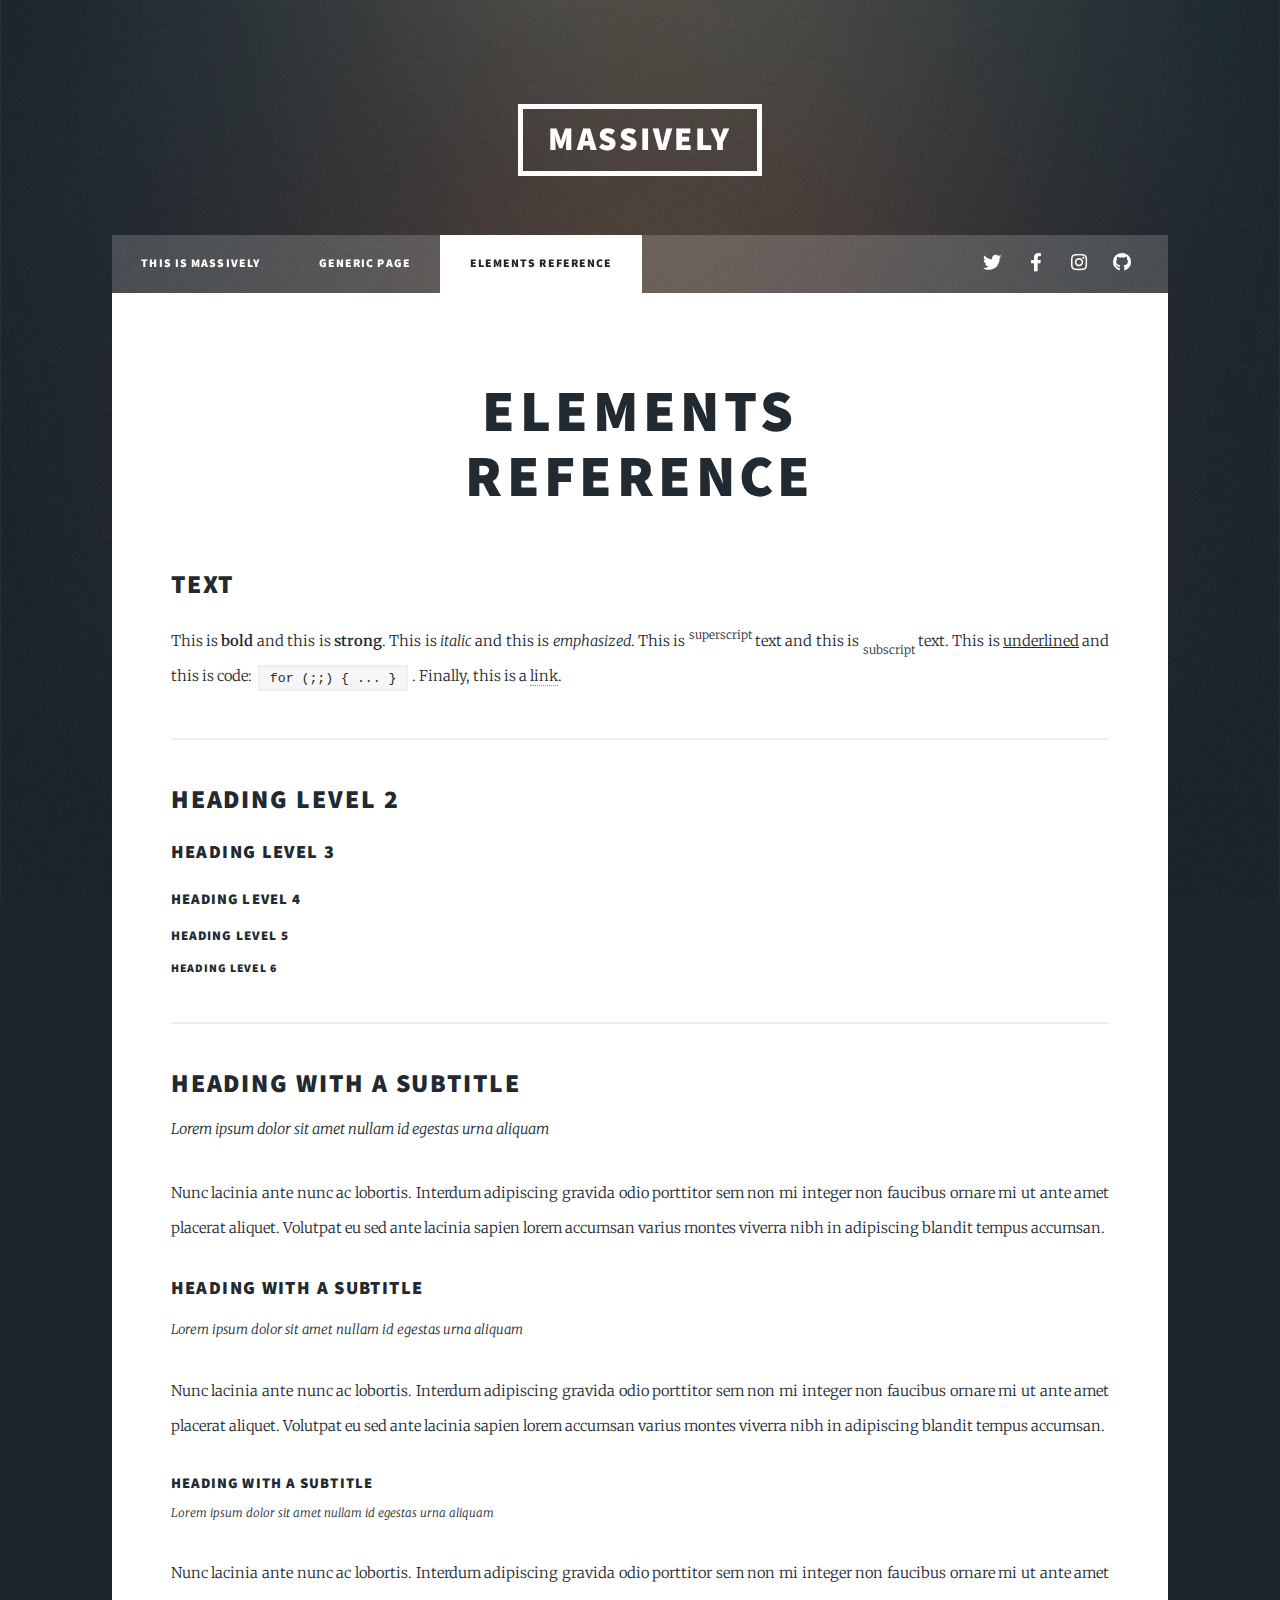
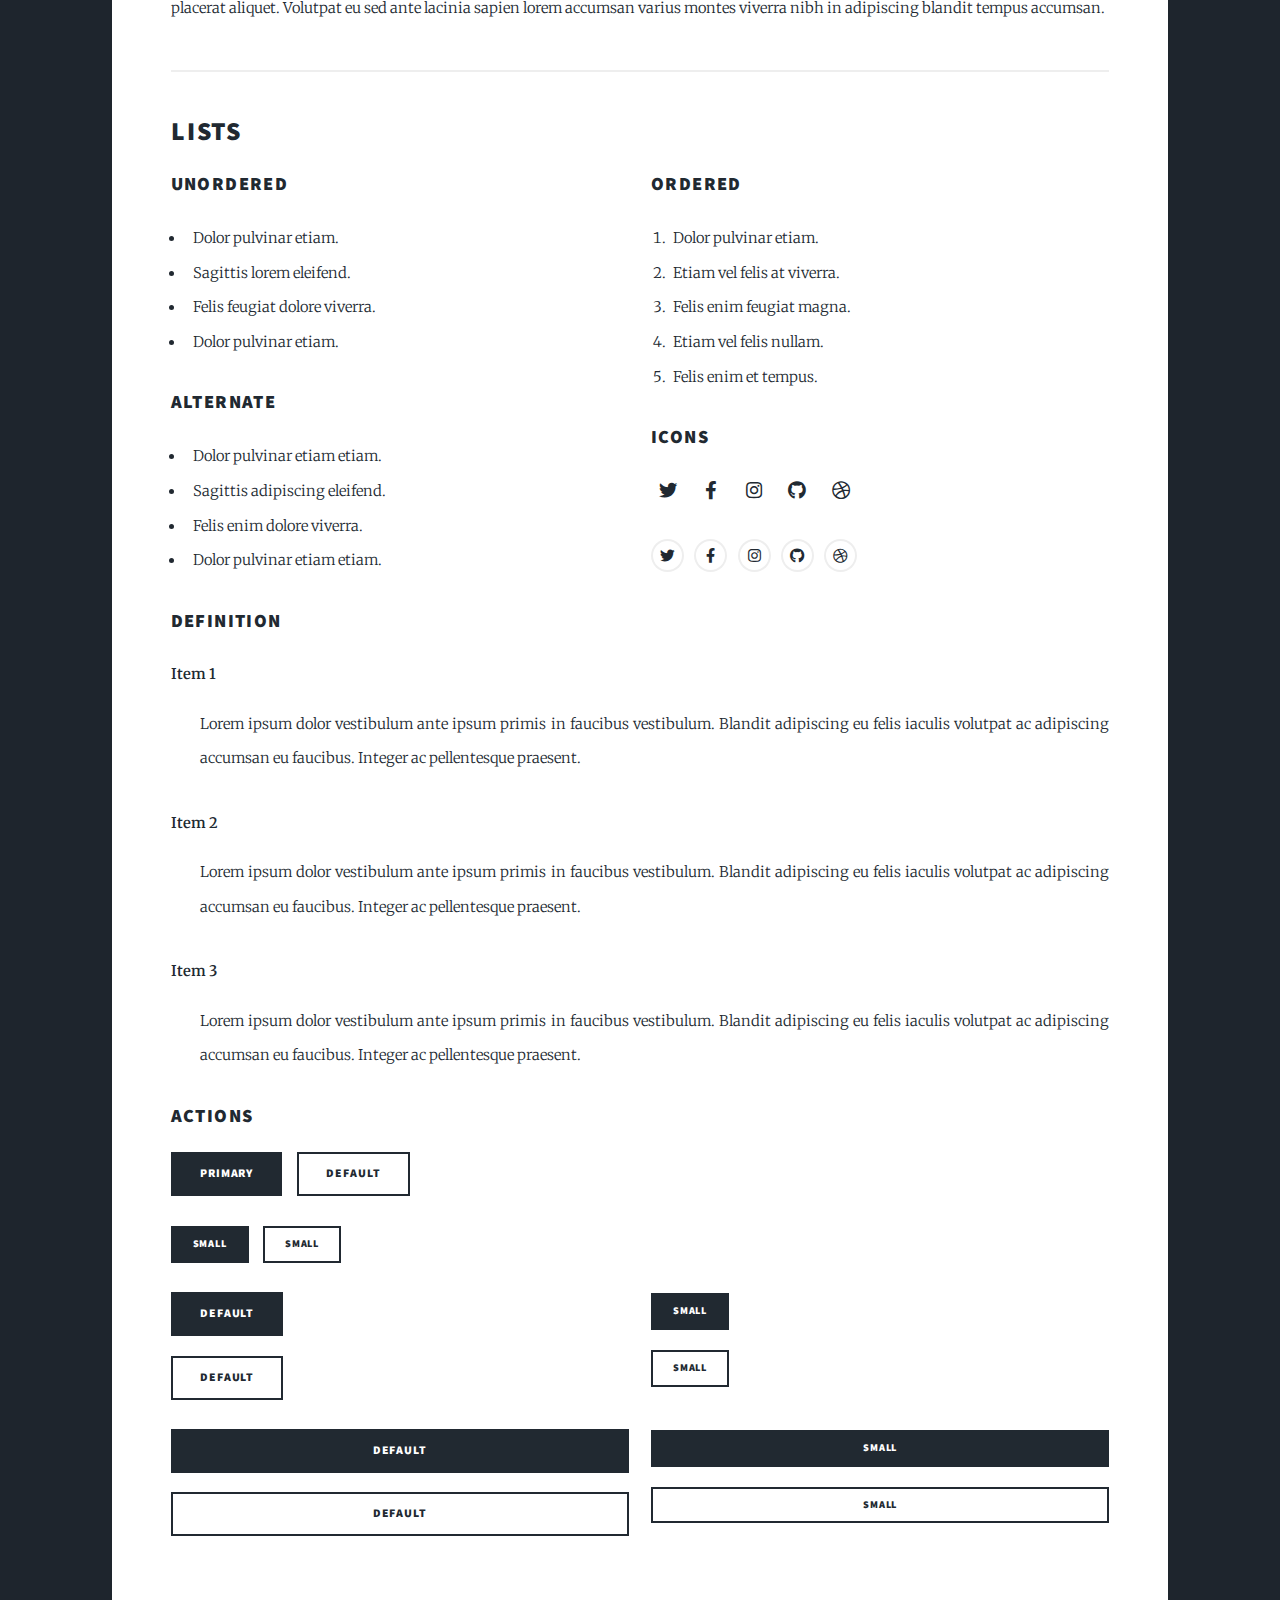
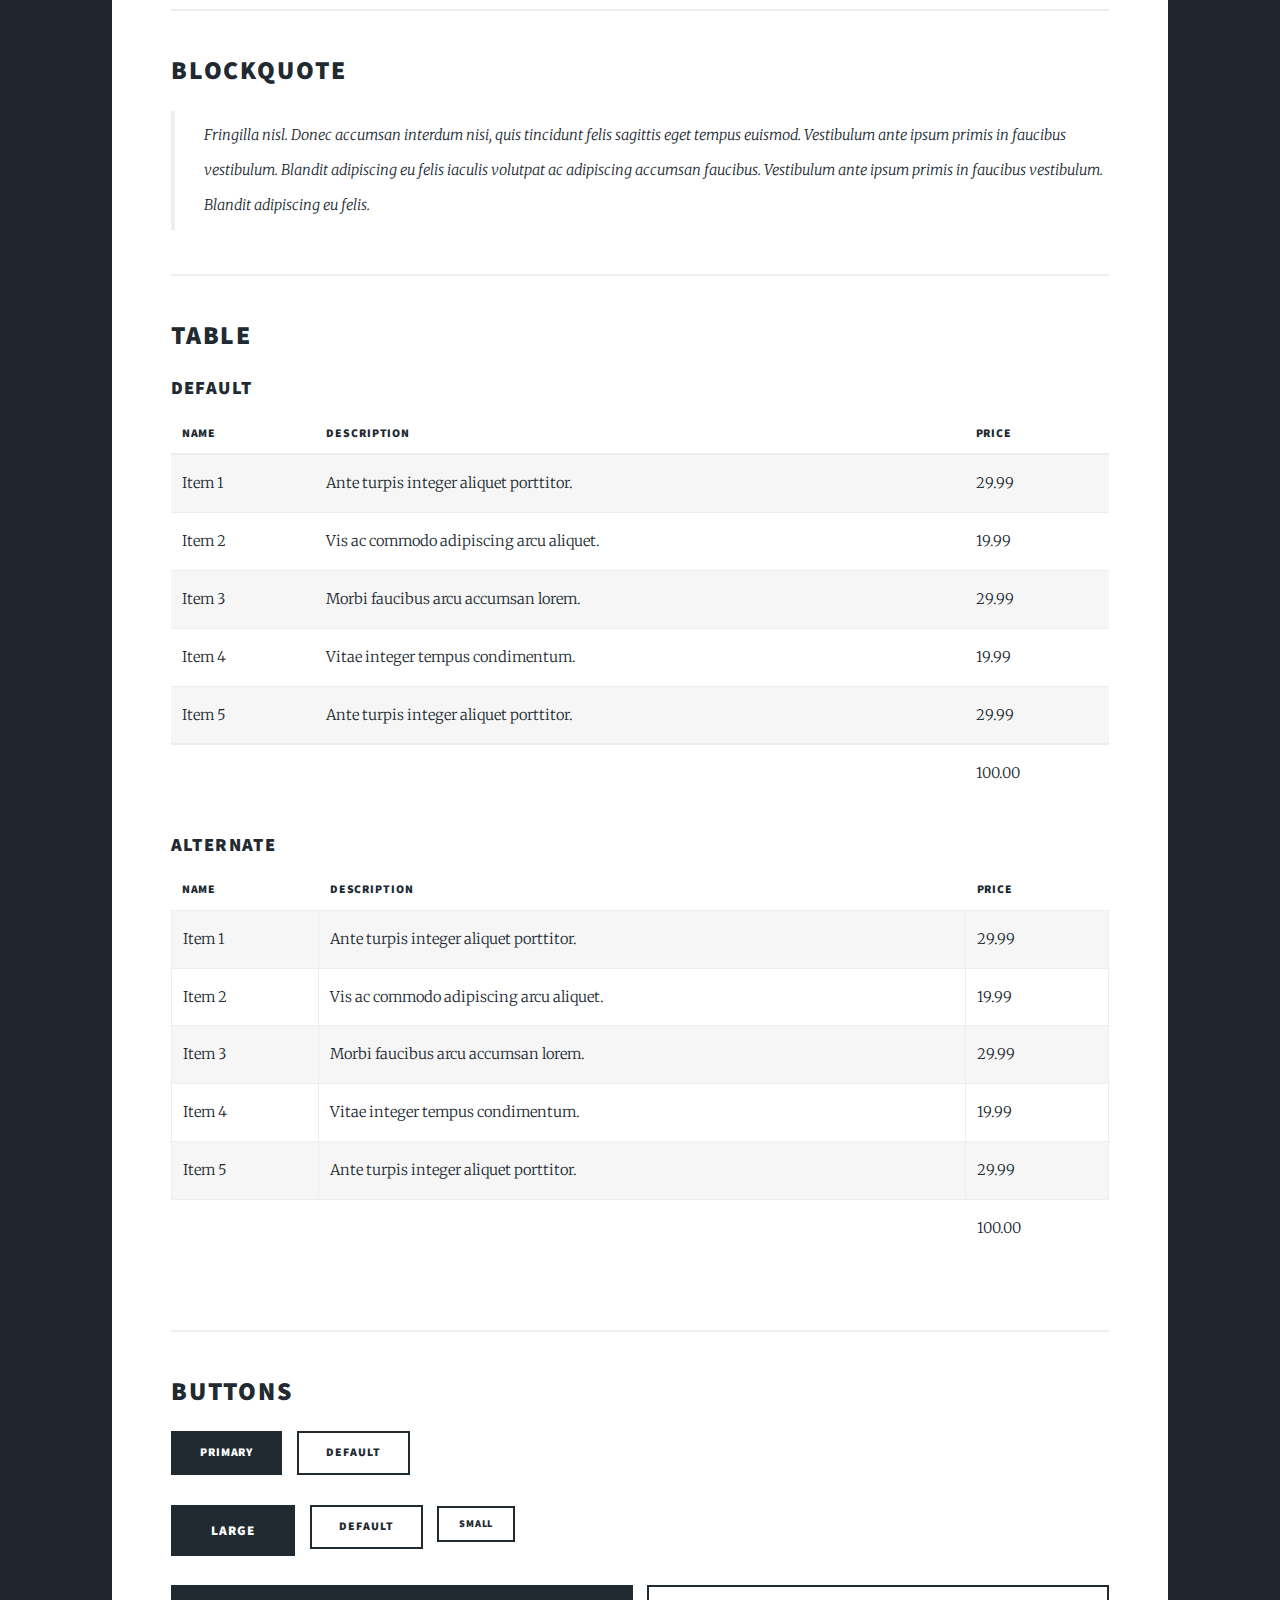
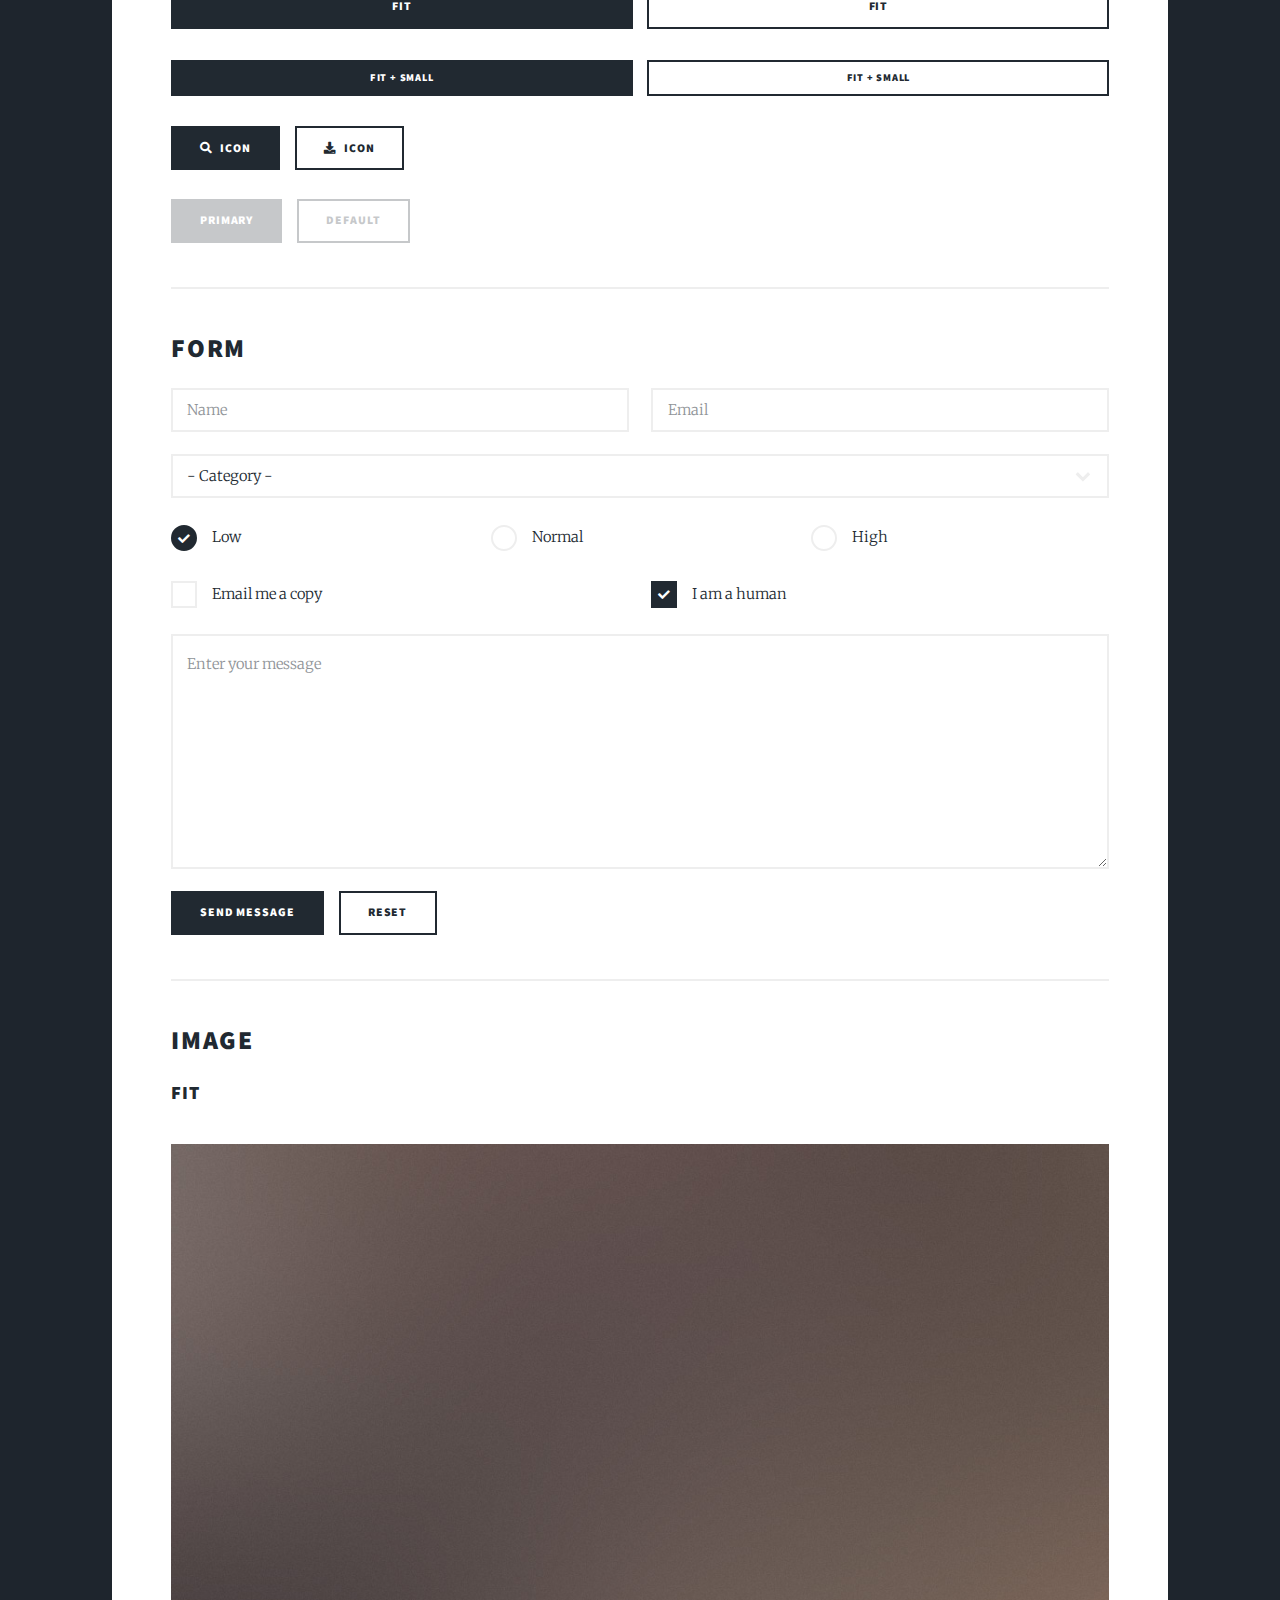
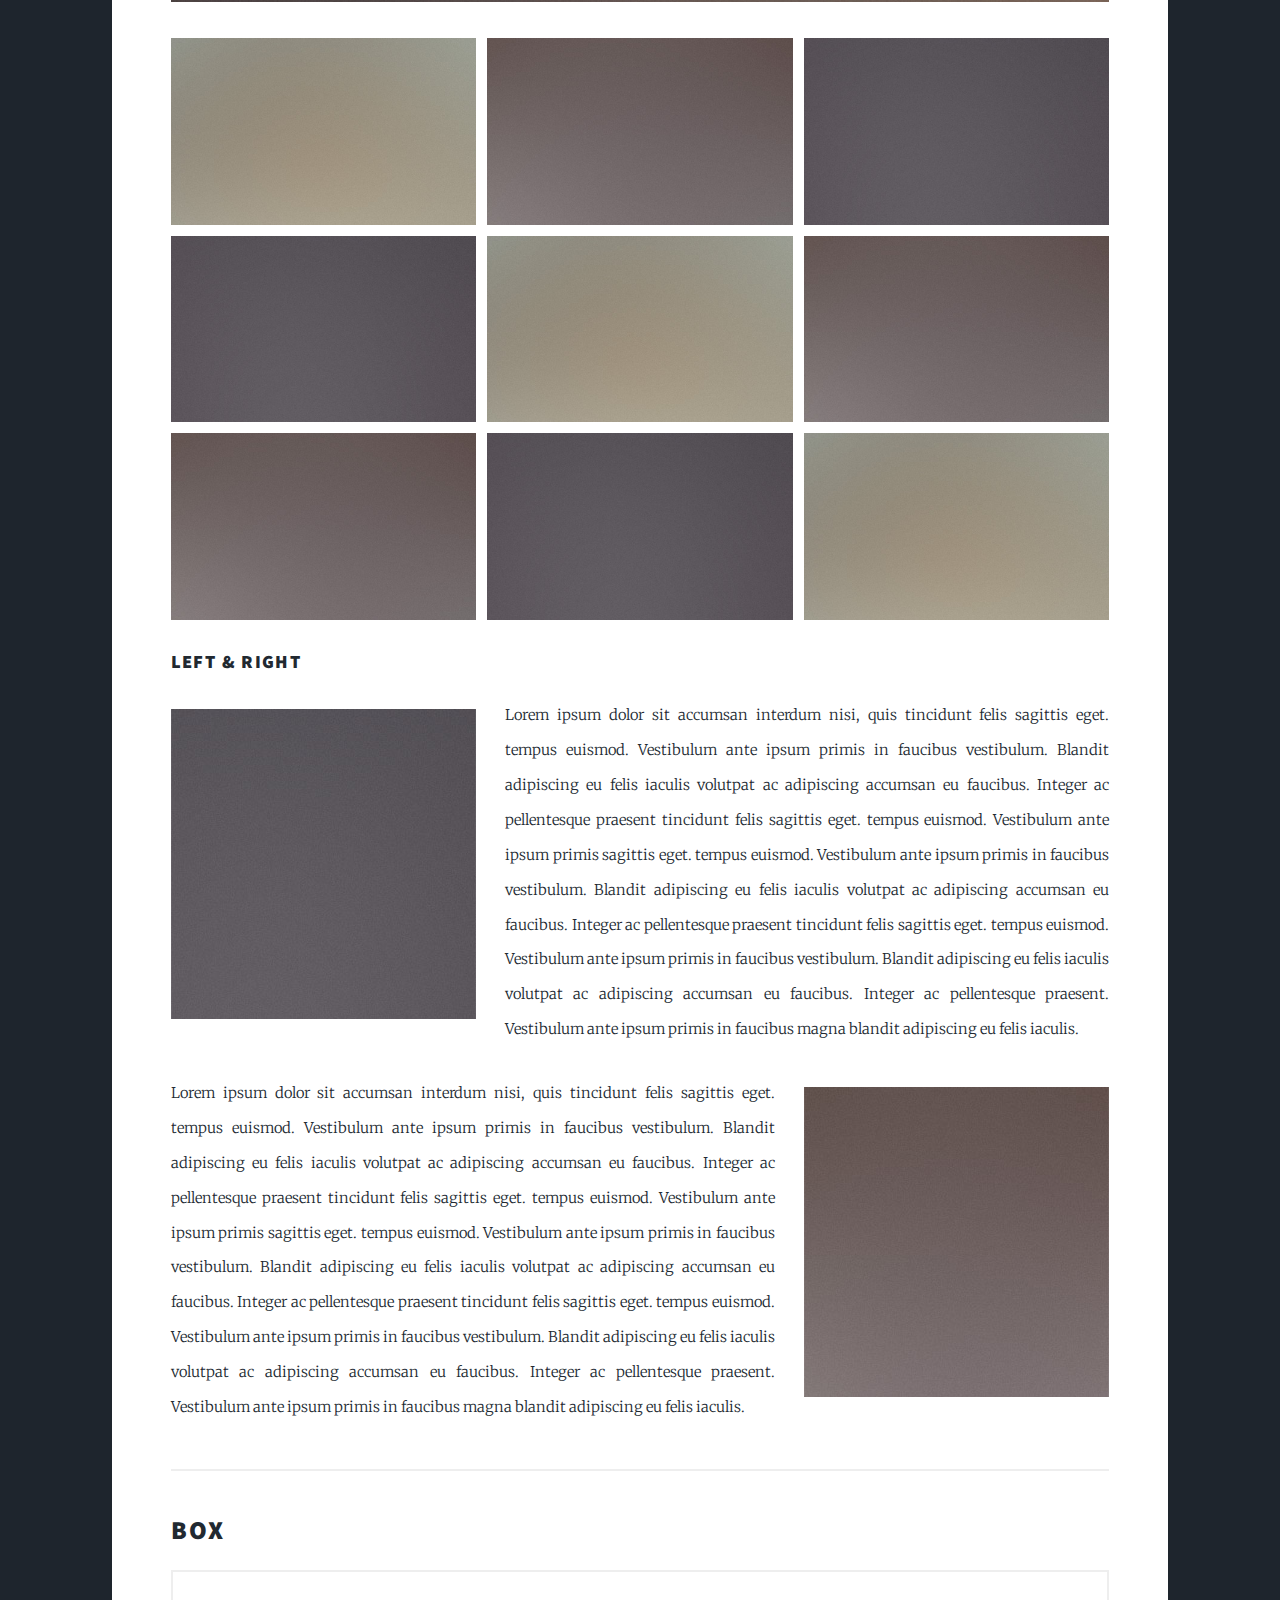
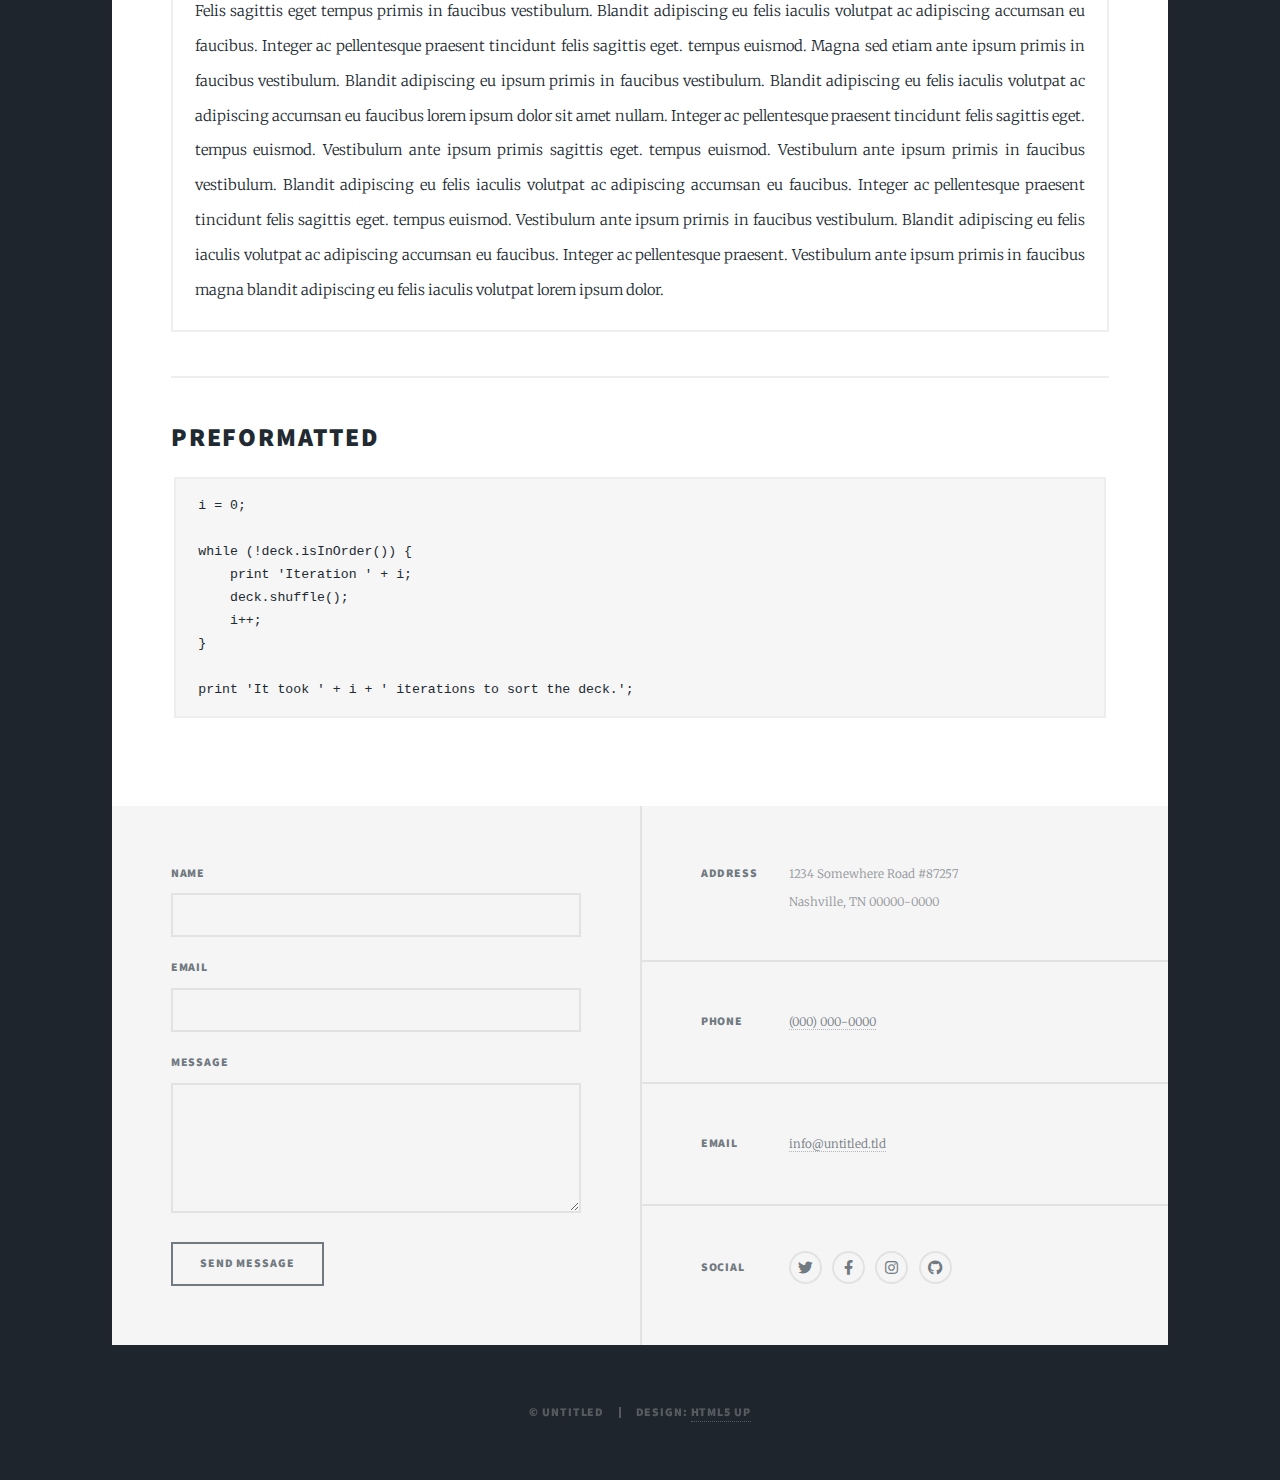
<file: html5up-massively/elements.html>
<!DOCTYPE HTML>
<!--
	Massively by HTML5 UP
	html5up.net | @ajlkn
	Free for personal and commercial use under the CCA 3.0 license (html5up.net/license)
-->
<html>
	<head>
		<title>Elements Reference - Massively by HTML5 UP</title>
		<meta charset="utf-8" />
		<meta name="viewport" content="width=device-width, initial-scale=1, user-scalable=no" />
		<link rel="stylesheet" href="assets/css/main.css" />
		<noscript><link rel="stylesheet" href="assets/css/noscript.css" /></noscript>
	</head>
	<body class="is-preload">

		<!-- Wrapper -->
			<div id="wrapper">

				<!-- Header -->
					<header id="header">
						<a href="index.html" class="logo">Massively</a>
					</header>

				<!-- Nav -->
					<nav id="nav">
						<ul class="links">
							<li><a href="index.html">This is Massively</a></li>
							<li><a href="generic.html">Generic Page</a></li>
							<li class="active"><a href="elements.html">Elements Reference</a></li>
						</ul>
						<ul class="icons">
							<li><a href="#" class="icon brands fa-twitter"><span class="label">Twitter</span></a></li>
							<li><a href="#" class="icon brands fa-facebook-f"><span class="label">Facebook</span></a></li>
							<li><a href="#" class="icon brands fa-instagram"><span class="label">Instagram</span></a></li>
							<li><a href="#" class="icon brands fa-github"><span class="label">GitHub</span></a></li>
						</ul>
					</nav>

				<!-- Main -->
					<div id="main">

						<!-- Post -->
							<section class="post">
								<header class="major">
									<h1>Elements<br />
									Reference</h1>
								</header>

								<!-- Text stuff -->
									<h2>Text</h2>
									<p>This is <b>bold</b> and this is <strong>strong</strong>. This is <i>italic</i> and this is <em>emphasized</em>.
									This is <sup>superscript</sup> text and this is <sub>subscript</sub> text.
									This is <u>underlined</u> and this is code: <code>for (;;) { ... }</code>.
									Finally, this is a <a href="#">link</a>.</p>
									<hr />
									<h2>Heading Level 2</h2>
									<h3>Heading Level 3</h3>
									<h4>Heading Level 4</h4>
									<h5>Heading Level 5</h5>
									<h6>Heading Level 6</h6>
									<hr />
									<header>
										<h2>Heading with a Subtitle</h2>
										<p>Lorem ipsum dolor sit amet nullam id egestas urna aliquam</p>
									</header>
									<p>Nunc lacinia ante nunc ac lobortis. Interdum adipiscing gravida odio porttitor sem non mi integer non faucibus ornare mi ut ante amet placerat aliquet. Volutpat eu sed ante lacinia sapien lorem accumsan varius montes viverra nibh in adipiscing blandit tempus accumsan.</p>
									<header>
										<h3>Heading with a Subtitle</h3>
										<p>Lorem ipsum dolor sit amet nullam id egestas urna aliquam</p>
									</header>
									<p>Nunc lacinia ante nunc ac lobortis. Interdum adipiscing gravida odio porttitor sem non mi integer non faucibus ornare mi ut ante amet placerat aliquet. Volutpat eu sed ante lacinia sapien lorem accumsan varius montes viverra nibh in adipiscing blandit tempus accumsan.</p>
									<header>
										<h4>Heading with a Subtitle</h4>
										<p>Lorem ipsum dolor sit amet nullam id egestas urna aliquam</p>
									</header>
									<p>Nunc lacinia ante nunc ac lobortis. Interdum adipiscing gravida odio porttitor sem non mi integer non faucibus ornare mi ut ante amet placerat aliquet. Volutpat eu sed ante lacinia sapien lorem accumsan varius montes viverra nibh in adipiscing blandit tempus accumsan.</p>

									<hr />

								<!-- Lists -->
									<h2>Lists</h2>
									<div class="row">
										<div class="col-6 col-12-small">

											<h3>Unordered</h3>
											<ul>
												<li>Dolor pulvinar etiam.</li>
												<li>Sagittis lorem eleifend.</li>
												<li>Felis feugiat dolore viverra.</li>
												<li>Dolor pulvinar etiam.</li>
											</ul>

											<h3>Alternate</h3>
											<ul class="alt">
												<li>Dolor pulvinar etiam etiam.</li>
												<li>Sagittis adipiscing eleifend.</li>
												<li>Felis enim dolore viverra.</li>
												<li>Dolor pulvinar etiam etiam.</li>
											</ul>

										</div>
										<div class="col-6 col-12-small">

											<h3>Ordered</h3>
											<ol>
												<li>Dolor pulvinar etiam.</li>
												<li>Etiam vel felis at viverra.</li>
												<li>Felis enim feugiat magna.</li>
												<li>Etiam vel felis nullam.</li>
												<li>Felis enim et tempus.</li>
											</ol>

											<h3>Icons</h3>
											<ul class="icons">
												<li><a href="#" class="icon brands fa-twitter"><span class="label">Twitter</span></a></li>
												<li><a href="#" class="icon brands fa-facebook-f"><span class="label">Facebook</span></a></li>
												<li><a href="#" class="icon brands fa-instagram"><span class="label">Instagram</span></a></li>
												<li><a href="#" class="icon brands fa-github"><span class="label">Github</span></a></li>
												<li><a href="#" class="icon brands fa-dribbble"><span class="label">Dribbble</span></a></li>
											</ul>
											<ul class="icons alt">
												<li><a href="#" class="icon brands alt fa-twitter"><span class="label">Twitter</span></a></li>
												<li><a href="#" class="icon brands alt fa-facebook-f"><span class="label">Facebook</span></a></li>
												<li><a href="#" class="icon brands alt fa-instagram"><span class="label">Instagram</span></a></li>
												<li><a href="#" class="icon brands alt fa-github"><span class="label">Github</span></a></li>
												<li><a href="#" class="icon brands alt fa-dribbble"><span class="label">Dribbble</span></a></li>
											</ul>

										</div>
									</div>
									<h3>Definition</h3>
									<dl>
										<dt>Item 1</dt>
										<dd>
											<p>Lorem ipsum dolor vestibulum ante ipsum primis in faucibus vestibulum. Blandit adipiscing eu felis iaculis volutpat ac adipiscing accumsan eu faucibus. Integer ac pellentesque praesent.</p>
										</dd>
										<dt>Item 2</dt>
										<dd>
											<p>Lorem ipsum dolor vestibulum ante ipsum primis in faucibus vestibulum. Blandit adipiscing eu felis iaculis volutpat ac adipiscing accumsan eu faucibus. Integer ac pellentesque praesent.</p>
										</dd>
										<dt>Item 3</dt>
										<dd>
											<p>Lorem ipsum dolor vestibulum ante ipsum primis in faucibus vestibulum. Blandit adipiscing eu felis iaculis volutpat ac adipiscing accumsan eu faucibus. Integer ac pellentesque praesent.</p>
										</dd>
									</dl>

									<h3>Actions</h3>
									<ul class="actions">
										<li><a href="#" class="button primary">Primary</a></li>
										<li><a href="#" class="button">Default</a></li>
									</ul>
									<ul class="actions small">
										<li><a href="#" class="button primary small">Small</a></li>
										<li><a href="#" class="button small">Small</a></li>
									</ul>
									<div class="row">
										<div class="col-6 col-12-small">
											<ul class="actions stacked">
												<li><a href="#" class="button primary">Default</a></li>
												<li><a href="#" class="button">Default</a></li>
											</ul>
										</div>
										<div class="col-6 col-12-small">
											<ul class="actions stacked">
												<li><a href="#" class="button primary small">Small</a></li>
												<li><a href="#" class="button small">Small</a></li>
											</ul>
										</div>
									</div>
									<div class="row">
										<div class="col-6 col-12-small">
											<ul class="actions stacked">
												<li><a href="#" class="button primary fit">Default</a></li>
												<li><a href="#" class="button fit">Default</a></li>
											</ul>
										</div>
										<div class="col-6 col-12-small">
											<ul class="actions stacked">
												<li><a href="#" class="button primary small fit">Small</a></li>
												<li><a href="#" class="button small fit">Small</a></li>
											</ul>
										</div>
									</div>

									<hr />

								<!-- Blockquote -->
									<h2>Blockquote</h2>
									<blockquote>Fringilla nisl. Donec accumsan interdum nisi, quis tincidunt felis sagittis eget tempus euismod. Vestibulum ante ipsum primis in faucibus vestibulum. Blandit adipiscing eu felis iaculis volutpat ac adipiscing accumsan faucibus. Vestibulum ante ipsum primis in faucibus vestibulum. Blandit adipiscing eu felis.</blockquote>

									<hr />

								<!-- Table -->
									<h2>Table</h2>

									<h3>Default</h3>
									<div class="table-wrapper">
										<table>
											<thead>
												<tr>
													<th>Name</th>
													<th>Description</th>
													<th>Price</th>
												</tr>
											</thead>
											<tbody>
												<tr>
													<td>Item 1</td>
													<td>Ante turpis integer aliquet porttitor.</td>
													<td>29.99</td>
												</tr>
												<tr>
													<td>Item 2</td>
													<td>Vis ac commodo adipiscing arcu aliquet.</td>
													<td>19.99</td>
												</tr>
												<tr>
													<td>Item 3</td>
													<td> Morbi faucibus arcu accumsan lorem.</td>
													<td>29.99</td>
												</tr>
												<tr>
													<td>Item 4</td>
													<td>Vitae integer tempus condimentum.</td>
													<td>19.99</td>
												</tr>
												<tr>
													<td>Item 5</td>
													<td>Ante turpis integer aliquet porttitor.</td>
													<td>29.99</td>
												</tr>
											</tbody>
											<tfoot>
												<tr>
													<td colspan="2"></td>
													<td>100.00</td>
												</tr>
											</tfoot>
										</table>
									</div>

									<h3>Alternate</h3>
									<div class="table-wrapper">
										<table class="alt">
											<thead>
												<tr>
													<th>Name</th>
													<th>Description</th>
													<th>Price</th>
												</tr>
											</thead>
											<tbody>
												<tr>
													<td>Item 1</td>
													<td>Ante turpis integer aliquet porttitor.</td>
													<td>29.99</td>
												</tr>
												<tr>
													<td>Item 2</td>
													<td>Vis ac commodo adipiscing arcu aliquet.</td>
													<td>19.99</td>
												</tr>
												<tr>
													<td>Item 3</td>
													<td> Morbi faucibus arcu accumsan lorem.</td>
													<td>29.99</td>
												</tr>
												<tr>
													<td>Item 4</td>
													<td>Vitae integer tempus condimentum.</td>
													<td>19.99</td>
												</tr>
												<tr>
													<td>Item 5</td>
													<td>Ante turpis integer aliquet porttitor.</td>
													<td>29.99</td>
												</tr>
											</tbody>
											<tfoot>
												<tr>
													<td colspan="2"></td>
													<td>100.00</td>
												</tr>
											</tfoot>
										</table>
									</div>

									<hr />

								<!-- Buttons -->
									<h2>Buttons</h2>
									<ul class="actions">
										<li><a href="#" class="button primary">Primary</a></li>
										<li><a href="#" class="button">Default</a></li>
									</ul>
									<ul class="actions">
										<li><a href="#" class="button primary large">Large</a></li>
										<li><a href="#" class="button">Default</a></li>
										<li><a href="#" class="button small">Small</a></li>
									</ul>
									<ul class="actions fit">
										<li><a href="#" class="button primary fit">Fit</a></li>
										<li><a href="#" class="button fit">Fit</a></li>
									</ul>
									<ul class="actions fit small">
										<li><a href="#" class="button primary fit small">Fit + Small</a></li>
										<li><a href="#" class="button fit small">Fit + Small</a></li>
									</ul>
									<ul class="actions">
										<li><a href="#" class="button primary icon solid fa-search">Icon</a></li>
										<li><a href="#" class="button icon solid fa-download">Icon</a></li>
									</ul>
									<ul class="actions">
										<li><span class="button primary disabled">Primary</span></li>
										<li><span class="button disabled">Default</span></li>
									</ul>

									<hr />

								<!-- Form -->
									<h2>Form</h2>

									<form method="post" action="#">
										<div class="row gtr-uniform">
											<div class="col-6 col-12-xsmall">
												<input type="text" name="demo-name" id="demo-name" value="" placeholder="Name" />
											</div>
											<div class="col-6 col-12-xsmall">
												<input type="email" name="demo-email" id="demo-email" value="" placeholder="Email" />
											</div>
											<!-- Break -->
											<div class="col-12">
												<select name="demo-category" id="demo-category">
													<option value="">- Category -</option>
													<option value="1">Manufacturing</option>
													<option value="1">Shipping</option>
													<option value="1">Administration</option>
													<option value="1">Human Resources</option>
												</select>
											</div>
											<!-- Break -->
											<div class="col-4 col-12-small">
												<input type="radio" id="demo-priority-low" name="demo-priority" checked>
												<label for="demo-priority-low">Low</label>
											</div>
											<div class="col-4 col-12-small">
												<input type="radio" id="demo-priority-normal" name="demo-priority">
												<label for="demo-priority-normal">Normal</label>
											</div>
											<div class="col-4 col-12-small">
												<input type="radio" id="demo-priority-high" name="demo-priority">
												<label for="demo-priority-high">High</label>
											</div>
											<!-- Break -->
											<div class="col-6 col-12-small">
												<input type="checkbox" id="demo-copy" name="demo-copy">
												<label for="demo-copy">Email me a copy</label>
											</div>
											<div class="col-6 col-12-small">
												<input type="checkbox" id="demo-human" name="demo-human" checked>
												<label for="demo-human">I am a human</label>
											</div>
											<!-- Break -->
											<div class="col-12">
												<textarea name="demo-message" id="demo-message" placeholder="Enter your message" rows="6"></textarea>
											</div>
											<!-- Break -->
											<div class="col-12">
												<ul class="actions">
													<li><input type="submit" value="Send Message" class="primary" /></li>
													<li><input type="reset" value="Reset" /></li>
												</ul>
											</div>
										</div>
									</form>

									<hr />

								<!-- Image -->
									<h2>Image</h2>

									<h3>Fit</h3>
									<span class="image fit"><img src="images/pic01.jpg" alt="" /></span>
									<div class="box alt">
										<div class="row gtr-50 gtr-uniform">
											<div class="col-4"><span class="image fit"><img src="images/pic02.jpg" alt="" /></span></div>
											<div class="col-4"><span class="image fit"><img src="images/pic03.jpg" alt="" /></span></div>
											<div class="col-4"><span class="image fit"><img src="images/pic04.jpg" alt="" /></span></div>
											<!-- Break -->
											<div class="col-4"><span class="image fit"><img src="images/pic04.jpg" alt="" /></span></div>
											<div class="col-4"><span class="image fit"><img src="images/pic02.jpg" alt="" /></span></div>
											<div class="col-4"><span class="image fit"><img src="images/pic03.jpg" alt="" /></span></div>
											<!-- Break -->
											<div class="col-4"><span class="image fit"><img src="images/pic03.jpg" alt="" /></span></div>
											<div class="col-4"><span class="image fit"><img src="images/pic04.jpg" alt="" /></span></div>
											<div class="col-4"><span class="image fit"><img src="images/pic02.jpg" alt="" /></span></div>
										</div>
									</div>

									<h3>Left &amp; Right</h3>
									<p><span class="image left"><img src="images/pic08.jpg" alt="" /></span>Lorem ipsum dolor sit accumsan interdum nisi, quis tincidunt felis sagittis eget. tempus euismod. Vestibulum ante ipsum primis in faucibus vestibulum. Blandit adipiscing eu felis iaculis volutpat ac adipiscing accumsan eu faucibus. Integer ac pellentesque praesent tincidunt felis sagittis eget. tempus euismod. Vestibulum ante ipsum primis sagittis eget. tempus euismod. Vestibulum ante ipsum primis in faucibus vestibulum. Blandit adipiscing eu felis iaculis volutpat ac adipiscing accumsan eu faucibus. Integer ac pellentesque praesent tincidunt felis sagittis eget. tempus euismod. Vestibulum ante ipsum primis in faucibus vestibulum. Blandit adipiscing eu felis iaculis volutpat ac adipiscing accumsan eu faucibus. Integer ac pellentesque praesent. Vestibulum ante ipsum primis in faucibus magna blandit adipiscing eu felis iaculis.</p>
									<p><span class="image right"><img src="images/pic09.jpg" alt="" /></span>Lorem ipsum dolor sit accumsan interdum nisi, quis tincidunt felis sagittis eget. tempus euismod. Vestibulum ante ipsum primis in faucibus vestibulum. Blandit adipiscing eu felis iaculis volutpat ac adipiscing accumsan eu faucibus. Integer ac pellentesque praesent tincidunt felis sagittis eget. tempus euismod. Vestibulum ante ipsum primis sagittis eget. tempus euismod. Vestibulum ante ipsum primis in faucibus vestibulum. Blandit adipiscing eu felis iaculis volutpat ac adipiscing accumsan eu faucibus. Integer ac pellentesque praesent tincidunt felis sagittis eget. tempus euismod. Vestibulum ante ipsum primis in faucibus vestibulum. Blandit adipiscing eu felis iaculis volutpat ac adipiscing accumsan eu faucibus. Integer ac pellentesque praesent. Vestibulum ante ipsum primis in faucibus magna blandit adipiscing eu felis iaculis.</p>

									<hr />

								<!-- Box -->
									<h2>Box</h2>
									<div class="box">
										<p>Felis sagittis eget tempus primis in faucibus vestibulum. Blandit adipiscing eu felis iaculis volutpat ac adipiscing accumsan eu faucibus. Integer ac pellentesque praesent tincidunt felis sagittis eget. tempus euismod. Magna sed etiam ante ipsum primis in faucibus vestibulum. Blandit adipiscing eu ipsum primis in faucibus vestibulum. Blandit adipiscing eu felis iaculis volutpat ac adipiscing accumsan eu faucibus lorem ipsum dolor sit amet nullam. Integer ac pellentesque praesent tincidunt felis sagittis eget. tempus euismod. Vestibulum ante ipsum primis sagittis eget. tempus euismod. Vestibulum ante ipsum primis in faucibus vestibulum. Blandit adipiscing eu felis iaculis volutpat ac adipiscing accumsan eu faucibus. Integer ac pellentesque praesent tincidunt felis sagittis eget. tempus euismod. Vestibulum ante ipsum primis in faucibus vestibulum. Blandit adipiscing eu felis iaculis volutpat ac adipiscing accumsan eu faucibus. Integer ac pellentesque praesent. Vestibulum ante ipsum primis in faucibus magna blandit adipiscing eu felis iaculis volutpat lorem ipsum dolor.</p>
									</div>

									<hr />

								<!-- Preformatted Code -->
									<h2>Preformatted</h2>
									<pre><code>i = 0;

while (!deck.isInOrder()) {
    print 'Iteration ' + i;
    deck.shuffle();
    i++;
}

print 'It took ' + i + ' iterations to sort the deck.';
</code></pre>

							</section>

					</div>

				<!-- Footer -->
					<footer id="footer">
						<section>
							<form method="post" action="#">
								<div class="fields">
									<div class="field">
										<label for="name">Name</label>
										<input type="text" name="name" id="name" />
									</div>
									<div class="field">
										<label for="email">Email</label>
										<input type="text" name="email" id="email" />
									</div>
									<div class="field">
										<label for="message">Message</label>
										<textarea name="message" id="message" rows="3"></textarea>
									</div>
								</div>
								<ul class="actions">
									<li><input type="submit" value="Send Message" /></li>
								</ul>
							</form>
						</section>
						<section class="split contact">
							<section class="alt">
								<h3>Address</h3>
								<p>1234 Somewhere Road #87257<br />
								Nashville, TN 00000-0000</p>
							</section>
							<section>
								<h3>Phone</h3>
								<p><a href="#">(000) 000-0000</a></p>
							</section>
							<section>
								<h3>Email</h3>
								<p><a href="#">info@untitled.tld</a></p>
							</section>
							<section>
								<h3>Social</h3>
								<ul class="icons alt">
									<li><a href="#" class="icon brands alt fa-twitter"><span class="label">Twitter</span></a></li>
									<li><a href="#" class="icon brands alt fa-facebook-f"><span class="label">Facebook</span></a></li>
									<li><a href="#" class="icon brands alt fa-instagram"><span class="label">Instagram</span></a></li>
									<li><a href="#" class="icon brands alt fa-github"><span class="label">GitHub</span></a></li>
								</ul>
							</section>
						</section>
					</footer>

				<!-- Copyright -->
					<div id="copyright">
						<ul><li>&copy; Untitled</li><li>Design: <a href="https://html5up.net">HTML5 UP</a></li></ul>
					</div>

			</div>

		<!-- Scripts -->
			<script src="assets/js/jquery.min.js"></script>
			<script src="assets/js/jquery.scrollex.min.js"></script>
			<script src="assets/js/jquery.scrolly.min.js"></script>
			<script src="assets/js/browser.min.js"></script>
			<script src="assets/js/breakpoints.min.js"></script>
			<script src="assets/js/util.js"></script>
			<script src="assets/js/main.js"></script>

	</body>
</html>
</file>
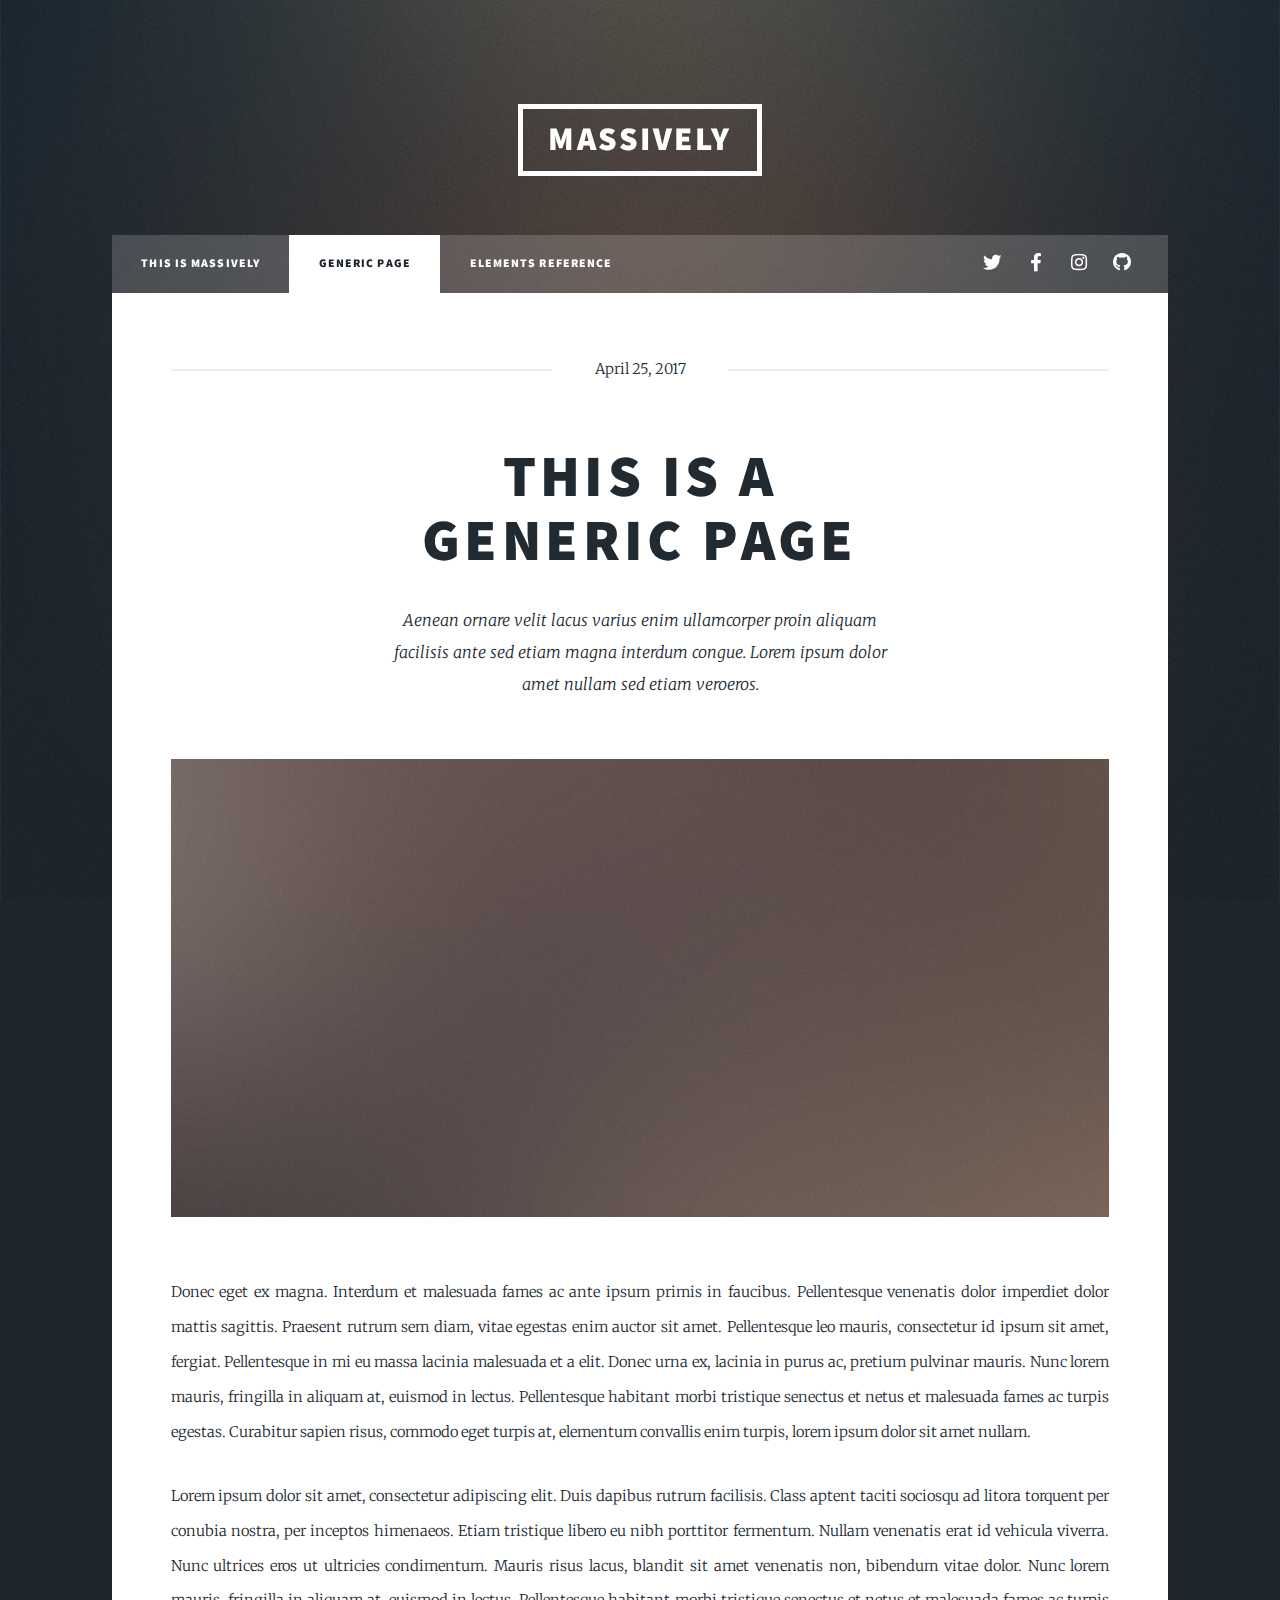
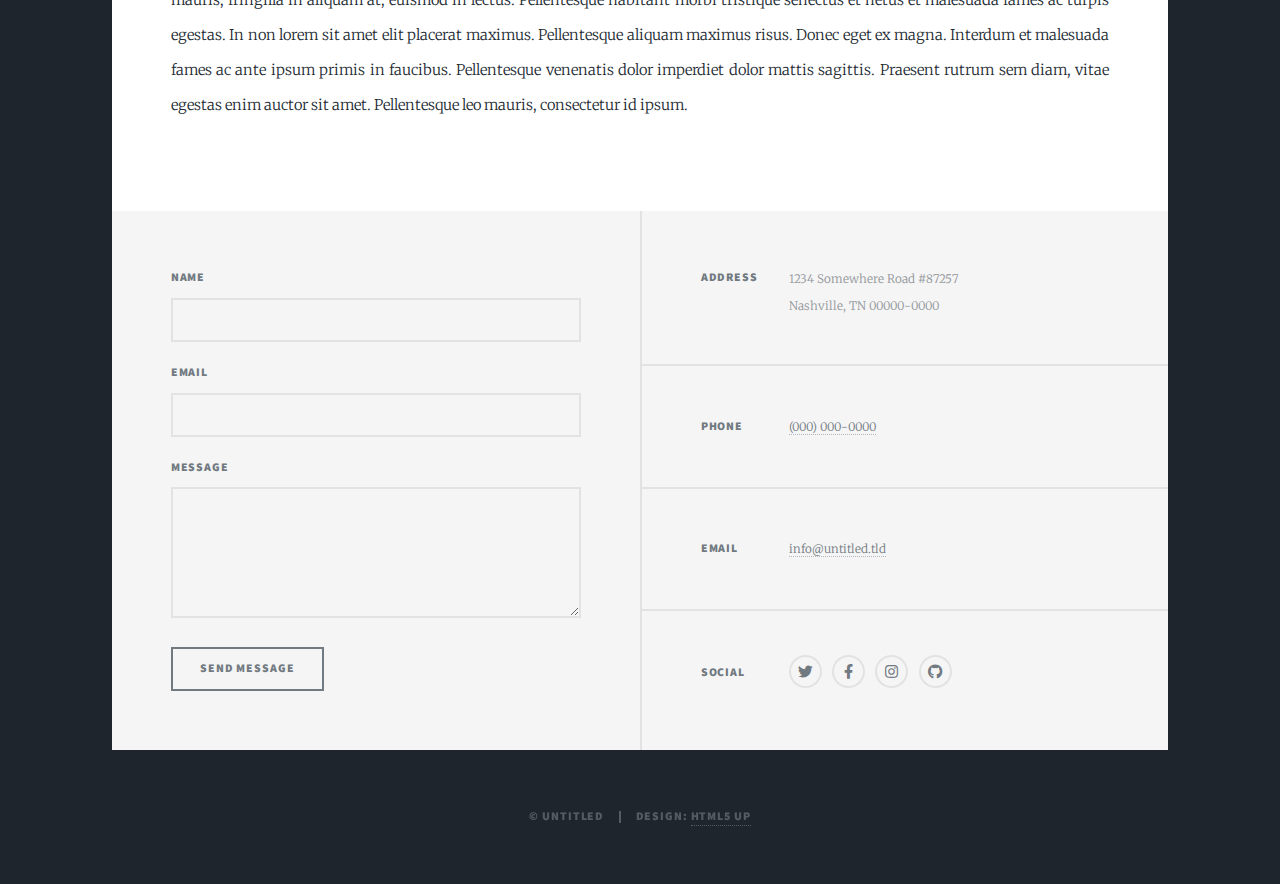
<file: html5up-massively/generic.html>
<!DOCTYPE HTML>
<!--
	Massively by HTML5 UP
	html5up.net | @ajlkn
	Free for personal and commercial use under the CCA 3.0 license (html5up.net/license)
-->
<html>
	<head>
		<title>Generic Page - Massively by HTML5 UP</title>
		<meta charset="utf-8" />
		<meta name="viewport" content="width=device-width, initial-scale=1, user-scalable=no" />
		<link rel="stylesheet" href="assets/css/main.css" />
		<noscript><link rel="stylesheet" href="assets/css/noscript.css" /></noscript>
	</head>
	<body class="is-preload">

		<!-- Wrapper -->
			<div id="wrapper">

				<!-- Header -->
					<header id="header">
						<a href="index.html" class="logo">Massively</a>
					</header>

				<!-- Nav -->
					<nav id="nav">
						<ul class="links">
							<li><a href="index.html">This is Massively</a></li>
							<li class="active"><a href="generic.html">Generic Page</a></li>
							<li><a href="elements.html">Elements Reference</a></li>
						</ul>
						<ul class="icons">
							<li><a href="#" class="icon brands fa-twitter"><span class="label">Twitter</span></a></li>
							<li><a href="#" class="icon brands fa-facebook-f"><span class="label">Facebook</span></a></li>
							<li><a href="#" class="icon brands fa-instagram"><span class="label">Instagram</span></a></li>
							<li><a href="#" class="icon brands fa-github"><span class="label">GitHub</span></a></li>
						</ul>
					</nav>

				<!-- Main -->
					<div id="main">

						<!-- Post -->
							<section class="post">
								<header class="major">
									<span class="date">April 25, 2017</span>
									<h1>This is a<br />
									Generic Page</h1>
									<p>Aenean ornare velit lacus varius enim ullamcorper proin aliquam<br />
									facilisis ante sed etiam magna interdum congue. Lorem ipsum dolor<br />
									amet nullam sed etiam veroeros.</p>
								</header>
								<div class="image main"><img src="images/pic01.jpg" alt="" /></div>
								<p>Donec eget ex magna. Interdum et malesuada fames ac ante ipsum primis in faucibus. Pellentesque venenatis dolor imperdiet dolor mattis sagittis. Praesent rutrum sem diam, vitae egestas enim auctor sit amet. Pellentesque leo mauris, consectetur id ipsum sit amet, fergiat. Pellentesque in mi eu massa lacinia malesuada et a elit. Donec urna ex, lacinia in purus ac, pretium pulvinar mauris. Nunc lorem mauris, fringilla in aliquam at, euismod in lectus. Pellentesque habitant morbi tristique senectus et netus et malesuada fames ac turpis egestas. Curabitur sapien risus, commodo eget turpis at, elementum convallis enim turpis, lorem ipsum dolor sit amet nullam.</p>
								<p>Lorem ipsum dolor sit amet, consectetur adipiscing elit. Duis dapibus rutrum facilisis. Class aptent taciti sociosqu ad litora torquent per conubia nostra, per inceptos himenaeos. Etiam tristique libero eu nibh porttitor fermentum. Nullam venenatis erat id vehicula viverra. Nunc ultrices eros ut ultricies condimentum. Mauris risus lacus, blandit sit amet venenatis non, bibendum vitae dolor. Nunc lorem mauris, fringilla in aliquam at, euismod in lectus. Pellentesque habitant morbi tristique senectus et netus et malesuada fames ac turpis egestas. In non lorem sit amet elit placerat maximus. Pellentesque aliquam maximus risus. Donec eget ex magna. Interdum et malesuada fames ac ante ipsum primis in faucibus. Pellentesque venenatis dolor imperdiet dolor mattis sagittis. Praesent rutrum sem diam, vitae egestas enim auctor sit amet. Pellentesque leo mauris, consectetur id ipsum.</p>
							</section>

					</div>

				<!-- Footer -->
					<footer id="footer">
						<section>
							<form method="post" action="#">
								<div class="fields">
									<div class="field">
										<label for="name">Name</label>
										<input type="text" name="name" id="name" />
									</div>
									<div class="field">
										<label for="email">Email</label>
										<input type="text" name="email" id="email" />
									</div>
									<div class="field">
										<label for="message">Message</label>
										<textarea name="message" id="message" rows="3"></textarea>
									</div>
								</div>
								<ul class="actions">
									<li><input type="submit" value="Send Message" /></li>
								</ul>
							</form>
						</section>
						<section class="split contact">
							<section class="alt">
								<h3>Address</h3>
								<p>1234 Somewhere Road #87257<br />
								Nashville, TN 00000-0000</p>
							</section>
							<section>
								<h3>Phone</h3>
								<p><a href="#">(000) 000-0000</a></p>
							</section>
							<section>
								<h3>Email</h3>
								<p><a href="#">info@untitled.tld</a></p>
							</section>
							<section>
								<h3>Social</h3>
								<ul class="icons alt">
									<li><a href="#" class="icon brands alt fa-twitter"><span class="label">Twitter</span></a></li>
									<li><a href="#" class="icon brands alt fa-facebook-f"><span class="label">Facebook</span></a></li>
									<li><a href="#" class="icon brands alt fa-instagram"><span class="label">Instagram</span></a></li>
									<li><a href="#" class="icon brands alt fa-github"><span class="label">GitHub</span></a></li>
								</ul>
							</section>
						</section>
					</footer>

				<!-- Copyright -->
					<div id="copyright">
						<ul><li>&copy; Untitled</li><li>Design: <a href="https://html5up.net">HTML5 UP</a></li></ul>
					</div>

			</div>

		<!-- Scripts -->
			<script src="assets/js/jquery.min.js"></script>
			<script src="assets/js/jquery.scrollex.min.js"></script>
			<script src="assets/js/jquery.scrolly.min.js"></script>
			<script src="assets/js/browser.min.js"></script>
			<script src="assets/js/breakpoints.min.js"></script>
			<script src="assets/js/util.js"></script>
			<script src="assets/js/main.js"></script>

	</body>
</html>
</file>
<file: assets/css/noscript.css>
/*
	Stellar by HTML5 UP
	html5up.net | @ajlkn
	Free for personal and commercial use under the CCA 3.0 license (html5up.net/license)
*/

/* Header */

	body.is-preload #header.alt > * {
		opacity: 1;
	}

	body.is-preload #header.alt .logo {
		-moz-transform: none;
		-webkit-transform: none;
		-ms-transform: none;
		transform: none;
	}
</file>
<file: assets/css/main.css>
@import url(fontawesome-all.min.css);
@import 'https://fonts.googleapis.com/css?family=Source+Sans+Pro:300,400';

/*
	Stellar by HTML5 UP
	html5up.net | @ajlkn
	Free for personal and commercial use under the CCA 3.0 license (html5up.net/license)
*/

html, body, div, span, applet, object,
iframe, h1, h2, h3, h4, h5, h6, p, blockquote,
pre, a, abbr, acronym, address, big, cite,
code, del, dfn, em, img, ins, kbd, q, s, samp,
small, strike, strong, sub, sup, tt, var, b,
u, i, center, dl, dt, dd, ol, ul, li, fieldset,
form, label, legend, table, caption, tbody,
tfoot, thead, tr, th, td, article, aside,
canvas, details, embed, figure, figcaption,
footer, header, hgroup, menu, nav, output, ruby,
section, summary, time, mark, audio, video {
	margin: 0;
	padding: 0;
	border: 0;
	font-size: 100%;
	font: inherit;
	vertical-align: baseline;}

article, aside, details, figcaption, figure,
footer, header, hgroup, menu, nav, section {
	display: block;}

body {
	line-height: 1;
}

ol, ul {
	list-style: none;
}

blockquote, q {
	quotes: none;
}

	blockquote:before, blockquote:after, q:before, q:after {
		content: '';
		content: none;
	}

table {
	border-collapse: collapse;
	border-spacing: 0;
}

body {
	-webkit-text-size-adjust: none;
}

mark {
	background-color: transparent;
	color: inherit;
}

input::-moz-focus-inner {
	border: 0;
	padding: 0;
}

input, select, textarea {
	-moz-appearance: none;
	-webkit-appearance: none;
	-ms-appearance: none;
	appearance: none;
}

/* Basic */

	@-ms-viewport {
		width: device-width;
	}

	body {
		-ms-overflow-style: scrollbar;
	}

	@media screen and (max-width: 480px) {

		html, body {
			min-width: 320px;
		}

	}

	html {
		box-sizing: border-box;
	}

	*, *:before, *:after {
		box-sizing: inherit;
	}

	body {
		background-color: #935d8c;
		background-image: url("images/overlay.png"), -moz-linear-gradient(45deg, #e37682 15%, #5f4d93 85%);
		background-image: url("images/overlay.png"), -webkit-linear-gradient(45deg, #e37682 15%, #5f4d93 85%);
		background-image: url("images/overlay.png"), -ms-linear-gradient(45deg, #e37682 15%, #5f4d93 85%);
		background-image: url("images/overlay.png"), linear-gradient(45deg, #e37682 15%, #5f4d93 85%);
	}

		body.is-preload *, body.is-preload *:before, body.is-preload *:after {
			-moz-animation: none !important;
			-webkit-animation: none !important;
			-ms-animation: none !important;
			animation: none !important;
			-moz-transition: none !important;
			-webkit-transition: none !important;
			-ms-transition: none !important;
			transition: none !important;
		}

/* Type */

	body {
		background-color: #935d8c;
		color: rgba(255, 255, 255, 0.65);
	}

	body, input, select, textarea {
		font-family: "Source Sans Pro", Helvetica, sans-serif;
		font-size: 17pt;
		font-weight: 300;
		line-height: 1.65;
	}

		@media screen and (max-width: 1680px) {

			body, input, select, textarea {
				font-size: 14pt;
			}

		}

		@media screen and (max-width: 1280px) {

			body, input, select, textarea {
				font-size: 12pt;
			}

		}

		@media screen and (max-width: 360px) {

			body, input, select, textarea {
				font-size: 11pt;
			}

		}

	a {
		-moz-transition: color 0.2s ease, border-bottom 0.2s ease;
		-webkit-transition: color 0.2s ease, border-bottom 0.2s ease;
		-ms-transition: color 0.2s ease, border-bottom 0.2s ease;
		transition: color 0.2s ease, border-bottom 0.2s ease;
		text-decoration: none;
		border-bottom: dotted 1px;
		color: inherit;
	}

		a:hover {
			border-bottom-color: transparent;
		}

	strong, b {
		font-weight: 400;
	}

	em, i {
		font-style: italic;
	}

	p {
		margin: 0 0 2em 0;
	}

		p.content {
			-moz-columns: 20em 2;
			-webkit-columns: 20em 2;
			-ms-columns: 20em 2;
			columns: 20em 2;
			-moz-column-gap: 2em;
			-webkit-column-gap: 2em;
			-ms-column-gap: 2em;
			column-gap: 2em;
			text-align: justify;
		}

	h1, h2, h3, h4, h5, h6 {
		font-weight: 300;
		line-height: 1.5;
		margin: 0 0 0.7em 0;
		letter-spacing: -0.025em;
	}

		h1 a, h2 a, h3 a, h4 a, h5 a, h6 a {
			color: inherit;
			text-decoration: none;
		}

	h1 {
		font-size: 2.5em;
		line-height: 1.2;
	}

	h2 {
		font-size: 1.5em;
	}

	h3 {
		font-size: 1.25em;
	}

	h4 {
		font-size: 1.1em;
	}

	h5 {
		font-size: 0.9em;
	}

	h6 {
		font-size: 0.7em;
	}

	@media screen and (max-width: 736px) {

		h1 {
			font-size: 2em;
		}

	}

	sub {
		font-size: 0.8em;
		position: relative;
		top: 0.5em;
	}

	sup {
		font-size: 0.8em;
		position: relative;
		top: -0.5em;
	}

	blockquote {
		border-left: solid 4px;
		font-style: italic;
		margin: 0 0 2em 0;
		padding: 0.5em 0 0.5em 2em;
	}

	code {
		border-radius: 8px;
		border: solid 1px;
		font-family: "Courier New", monospace;
		font-size: 0.9em;
		margin: 0 0.25em;
		padding: 0.25em 0.65em;
	}

	pre {
		-webkit-overflow-scrolling: touch;
		font-family: "Courier New", monospace;
		font-size: 0.9em;
		margin: 0 0 2em 0;
	}

		pre code {
			display: block;
			line-height: 1.75;
			padding: 1em 1.5em;
			overflow-x: auto;
		}

	hr {
		border: 0;
		border-bottom: solid 1px;
		margin: 2em 0;
	}

		hr.major {
			margin: 3em 0;
		}

	.align-left {
		text-align: left;
	}

	.align-center {
		text-align: center;
	}

	.align-right {
		text-align: right;
	}

	input, select, textarea {
		color: #ffffff;
	}

	a:hover {
		color: #ffffff;
	}

	strong, b {
		color: #ffffff;
	}

	h1, h2, h3, h4, h5, h6 {
		color: #ffffff;
	}

	blockquote {
		border-left-color: rgba(255, 255, 255, 0.35);
	}

	code {
		background: rgba(255, 255, 255, 0.075);
		border-color: rgba(255, 255, 255, 0.35);
	}

	hr {
		border-bottom-color: rgba(255, 255, 255, 0.35);
	}

/* Row */

	.row {
		display: flex;
		flex-wrap: wrap;
		box-sizing: border-box;
		align-items: stretch;
	}

		.row > * {
			box-sizing: border-box;
		}

		.row.gtr-uniform > * > :last-child {
			margin-bottom: 0;
		}

		.row.aln-left {
			justify-content: flex-start;
		}

		.row.aln-center {
			justify-content: center;
		}

		.row.aln-right {
			justify-content: flex-end;
		}

		.row.aln-top {
			align-items: flex-start;
		}

		.row.aln-middle {
			align-items: center;
		}

		.row.aln-bottom {
			align-items: flex-end;
		}

		.row > .imp {
			order: -1;
		}

		.row > .col-1 {
			width: 8.33333%;
		}

		.row > .off-1 {
			margin-left: 8.33333%;
		}

		.row > .col-2 {
			width: 16.66667%;
		}

		.row > .off-2 {
			margin-left: 16.66667%;
		}

		.row > .col-3 {
			width: 25%;
		}

		.row > .off-3 {
			margin-left: 25%;
		}

		.row > .col-4 {
			width: 33.33333%;
		}

		.row > .off-4 {
			margin-left: 33.33333%;
		}

		.row > .col-5 {
			width: 41.66667%;
		}

		.row > .off-5 {
			margin-left: 41.66667%;
		}

		.row > .col-6 {
			width: 50%;
		}

		.row > .off-6 {
			margin-left: 50%;
		}

		.row > .col-7 {
			width: 58.33333%;
		}

		.row > .off-7 {
			margin-left: 58.33333%;
		}

		.row > .col-8 {
			width: 66.66667%;
		}

		.row > .off-8 {
			margin-left: 66.66667%;
		}

		.row > .col-9 {
			width: 75%;
		}

		.row > .off-9 {
			margin-left: 75%;
		}

		.row > .col-10 {
			width: 83.33333%;
		}

		.row > .off-10 {
			margin-left: 83.33333%;
		}

		.row > .col-11 {
			width: 91.66667%;
		}

		.row > .off-11 {
			margin-left: 91.66667%;
		}

		.row > .col-12 {
			width: 100%;
		}

		.row > .off-12 {
			margin-left: 100%;
		}

		.row.gtr-0 {
			margin-top: 0;
			margin-left: 0em;
		}

			.row.gtr-0 > * {
				padding: 0 0 0 0em;
			}

			.row.gtr-0.gtr-uniform {
				margin-top: 0em;
			}

				.row.gtr-0.gtr-uniform > * {
					padding-top: 0em;
				}

		.row.gtr-25 {
			margin-top: 0;
			margin-left: -0.375em;
		}

			.row.gtr-25 > * {
				padding: 0 0 0 0.375em;
			}

			.row.gtr-25.gtr-uniform {
				margin-top: -0.375em;
			}

				.row.gtr-25.gtr-uniform > * {
					padding-top: 0.375em;
				}

		.row.gtr-50 {
			margin-top: 0;
			margin-left: -0.75em;
		}

			.row.gtr-50 > * {
				padding: 0 0 0 0.75em;
			}

			.row.gtr-50.gtr-uniform {
				margin-top: -0.75em;
			}

				.row.gtr-50.gtr-uniform > * {
					padding-top: 0.75em;
				}

		.row {
			margin-top: 0;
			margin-left: -1.5em;
		}

			.row > * {
				padding: 0 0 0 1.5em;
			}

			.row.gtr-uniform {
				margin-top: -1.5em;
			}

				.row.gtr-uniform > * {
					padding-top: 1.5em;
				}

		.row.gtr-150 {
			margin-top: 0;
			margin-left: -2.25em;
		}

			.row.gtr-150 > * {
				padding: 0 0 0 2.25em;
			}

			.row.gtr-150.gtr-uniform {
				margin-top: -2.25em;
			}

				.row.gtr-150.gtr-uniform > * {
					padding-top: 2.25em;
				}

		.row.gtr-200 {
			margin-top: 0;
			margin-left: -3em;
		}

			.row.gtr-200 > * {
				padding: 0 0 0 3em;
			}

			.row.gtr-200.gtr-uniform {
				margin-top: -3em;
			}

				.row.gtr-200.gtr-uniform > * {
					padding-top: 3em;
				}

		@media screen and (max-width: 1680px) {

			.row {
				display: flex;
				flex-wrap: wrap;
				box-sizing: border-box;
				align-items: stretch;
			}

				.row > * {
					box-sizing: border-box;
				}

				.row.gtr-uniform > * > :last-child {
					margin-bottom: 0;
				}

				.row.aln-left {
					justify-content: flex-start;
				}

				.row.aln-center {
					justify-content: center;
				}

				.row.aln-right {
					justify-content: flex-end;
				}

				.row.aln-top {
					align-items: flex-start;
				}

				.row.aln-middle {
					align-items: center;
				}

				.row.aln-bottom {
					align-items: flex-end;
				}

				.row > .imp-xlarge {
					order: -1;
				}

				.row > .col-1-xlarge {
					width: 8.33333%;
				}

				.row > .off-1-xlarge {
					margin-left: 8.33333%;
				}

				.row > .col-2-xlarge {
					width: 16.66667%;
				}

				.row > .off-2-xlarge {
					margin-left: 16.66667%;
				}

				.row > .col-3-xlarge {
					width: 25%;
				}

				.row > .off-3-xlarge {
					margin-left: 25%;
				}

				.row > .col-4-xlarge {
					width: 33.33333%;
				}

				.row > .off-4-xlarge {
					margin-left: 33.33333%;
				}

				.row > .col-5-xlarge {
					width: 41.66667%;
				}

				.row > .off-5-xlarge {
					margin-left: 41.66667%;
				}

				.row > .col-6-xlarge {
					width: 50%;
				}

				.row > .off-6-xlarge {
					margin-left: 50%;
				}

				.row > .col-7-xlarge {
					width: 58.33333%;
				}

				.row > .off-7-xlarge {
					margin-left: 58.33333%;
				}

				.row > .col-8-xlarge {
					width: 66.66667%;
				}

				.row > .off-8-xlarge {
					margin-left: 66.66667%;
				}

				.row > .col-9-xlarge {
					width: 75%;
				}

				.row > .off-9-xlarge {
					margin-left: 75%;
				}

				.row > .col-10-xlarge {
					width: 83.33333%;
				}

				.row > .off-10-xlarge {
					margin-left: 83.33333%;
				}

				.row > .col-11-xlarge {
					width: 91.66667%;
				}

				.row > .off-11-xlarge {
					margin-left: 91.66667%;
				}

				.row > .col-12-xlarge {
					width: 100%;
				}

				.row > .off-12-xlarge {
					margin-left: 100%;
				}

				.row.gtr-0 {
					margin-top: 0;
					margin-left: 0em;
				}

					.row.gtr-0 > * {
						padding: 0 0 0 0em;
					}

					.row.gtr-0.gtr-uniform {
						margin-top: 0em;
					}

						.row.gtr-0.gtr-uniform > * {
							padding-top: 0em;
						}

				.row.gtr-25 {
					margin-top: 0;
					margin-left: -0.375em;
				}

					.row.gtr-25 > * {
						padding: 0 0 0 0.375em;
					}

					.row.gtr-25.gtr-uniform {
						margin-top: -0.375em;
					}

						.row.gtr-25.gtr-uniform > * {
							padding-top: 0.375em;
						}

				.row.gtr-50 {
					margin-top: 0;
					margin-left: -0.75em;
				}

					.row.gtr-50 > * {
						padding: 0 0 0 0.75em;
					}

					.row.gtr-50.gtr-uniform {
						margin-top: -0.75em;
					}

						.row.gtr-50.gtr-uniform > * {
							padding-top: 0.75em;
						}

				.row {
					margin-top: 0;
					margin-left: -1.5em;
				}

					.row > * {
						padding: 0 0 0 1.5em;
					}

					.row.gtr-uniform {
						margin-top: -1.5em;
					}

						.row.gtr-uniform > * {
							padding-top: 1.5em;
						}

				.row.gtr-150 {
					margin-top: 0;
					margin-left: -2.25em;
				}

					.row.gtr-150 > * {
						padding: 0 0 0 2.25em;
					}

					.row.gtr-150.gtr-uniform {
						margin-top: -2.25em;
					}

						.row.gtr-150.gtr-uniform > * {
							padding-top: 2.25em;
						}

				.row.gtr-200 {
					margin-top: 0;
					margin-left: -3em;
				}

					.row.gtr-200 > * {
						padding: 0 0 0 3em;
					}

					.row.gtr-200.gtr-uniform {
						margin-top: -3em;
					}

						.row.gtr-200.gtr-uniform > * {
							padding-top: 3em;
						}

		}

		@media screen and (max-width: 1280px) {

			.row {
				display: flex;
				flex-wrap: wrap;
				box-sizing: border-box;
				align-items: stretch;
			}

				.row > * {
					box-sizing: border-box;
				}

				.row.gtr-uniform > * > :last-child {
					margin-bottom: 0;
				}

				.row.aln-left {
					justify-content: flex-start;
				}

				.row.aln-center {
					justify-content: center;
				}

				.row.aln-right {
					justify-content: flex-end;
				}

				.row.aln-top {
					align-items: flex-start;
				}

				.row.aln-middle {
					align-items: center;
				}

				.row.aln-bottom {
					align-items: flex-end;
				}

				.row > .imp-large {
					order: -1;
				}

				.row > .col-1-large {
					width: 8.33333%;
				}

				.row > .off-1-large {
					margin-left: 8.33333%;
				}

				.row > .col-2-large {
					width: 16.66667%;
				}

				.row > .off-2-large {
					margin-left: 16.66667%;
				}

				.row > .col-3-large {
					width: 25%;
				}

				.row > .off-3-large {
					margin-left: 25%;
				}

				.row > .col-4-large {
					width: 33.33333%;
				}

				.row > .off-4-large {
					margin-left: 33.33333%;
				}

				.row > .col-5-large {
					width: 41.66667%;
				}

				.row > .off-5-large {
					margin-left: 41.66667%;
				}

				.row > .col-6-large {
					width: 50%;
				}

				.row > .off-6-large {
					margin-left: 50%;
				}

				.row > .col-7-large {
					width: 58.33333%;
				}

				.row > .off-7-large {
					margin-left: 58.33333%;
				}

				.row > .col-8-large {
					width: 66.66667%;
				}

				.row > .off-8-large {
					margin-left: 66.66667%;
				}

				.row > .col-9-large {
					width: 75%;
				}

				.row > .off-9-large {
					margin-left: 75%;
				}

				.row > .col-10-large {
					width: 83.33333%;
				}

				.row > .off-10-large {
					margin-left: 83.33333%;
				}

				.row > .col-11-large {
					width: 91.66667%;
				}

				.row > .off-11-large {
					margin-left: 91.66667%;
				}

				.row > .col-12-large {
					width: 100%;
				}

				.row > .off-12-large {
					margin-left: 100%;
				}

				.row.gtr-0 {
					margin-top: 0;
					margin-left: 0em;
				}

					.row.gtr-0 > * {
						padding: 0 0 0 0em;
					}

					.row.gtr-0.gtr-uniform {
						margin-top: 0em;
					}

						.row.gtr-0.gtr-uniform > * {
							padding-top: 0em;
						}

				.row.gtr-25 {
					margin-top: 0;
					margin-left: -0.375em;
				}

					.row.gtr-25 > * {
						padding: 0 0 0 0.375em;
					}

					.row.gtr-25.gtr-uniform {
						margin-top: -0.375em;
					}

						.row.gtr-25.gtr-uniform > * {
							padding-top: 0.375em;
						}

				.row.gtr-50 {
					margin-top: 0;
					margin-left: -0.75em;
				}

					.row.gtr-50 > * {
						padding: 0 0 0 0.75em;
					}

					.row.gtr-50.gtr-uniform {
						margin-top: -0.75em;
					}

						.row.gtr-50.gtr-uniform > * {
							padding-top: 0.75em;
						}

				.row {
					margin-top: 0;
					margin-left: -1.5em;
				}

					.row > * {
						padding: 0 0 0 1.5em;
					}

					.row.gtr-uniform {
						margin-top: -1.5em;
					}

						.row.gtr-uniform > * {
							padding-top: 1.5em;
						}

				.row.gtr-150 {
					margin-top: 0;
					margin-left: -2.25em;
				}

					.row.gtr-150 > * {
						padding: 0 0 0 2.25em;
					}

					.row.gtr-150.gtr-uniform {
						margin-top: -2.25em;
					}

						.row.gtr-150.gtr-uniform > * {
							padding-top: 2.25em;
						}

				.row.gtr-200 {
					margin-top: 0;
					margin-left: -3em;
				}

					.row.gtr-200 > * {
						padding: 0 0 0 3em;
					}

					.row.gtr-200.gtr-uniform {
						margin-top: -3em;
					}

						.row.gtr-200.gtr-uniform > * {
							padding-top: 3em;
						}

		}

		@media screen and (max-width: 980px) {

			.row {
				display: flex;
				flex-wrap: wrap;
				box-sizing: border-box;
				align-items: stretch;
			}

				.row > * {
					box-sizing: border-box;
				}

				.row.gtr-uniform > * > :last-child {
					margin-bottom: 0;
				}

				.row.aln-left {
					justify-content: flex-start;
				}

				.row.aln-center {
					justify-content: center;
				}

				.row.aln-right {
					justify-content: flex-end;
				}

				.row.aln-top {
					align-items: flex-start;
				}

				.row.aln-middle {
					align-items: center;
				}

				.row.aln-bottom {
					align-items: flex-end;
				}

				.row > .imp-medium {
					order: -1;
				}

				.row > .col-1-medium {
					width: 8.33333%;
				}

				.row > .off-1-medium {
					margin-left: 8.33333%;
				}

				.row > .col-2-medium {
					width: 16.66667%;
				}

				.row > .off-2-medium {
					margin-left: 16.66667%;
				}

				.row > .col-3-medium {
					width: 25%;
				}

				.row > .off-3-medium {
					margin-left: 25%;
				}

				.row > .col-4-medium {
					width: 33.33333%;
				}

				.row > .off-4-medium {
					margin-left: 33.33333%;
				}

				.row > .col-5-medium {
					width: 41.66667%;
				}

				.row > .off-5-medium {
					margin-left: 41.66667%;
				}

				.row > .col-6-medium {
					width: 50%;
				}

				.row > .off-6-medium {
					margin-left: 50%;
				}

				.row > .col-7-medium {
					width: 58.33333%;
				}

				.row > .off-7-medium {
					margin-left: 58.33333%;
				}

				.row > .col-8-medium {
					width: 66.66667%;
				}

				.row > .off-8-medium {
					margin-left: 66.66667%;
				}

				.row > .col-9-medium {
					width: 75%;
				}

				.row > .off-9-medium {
					margin-left: 75%;
				}

				.row > .col-10-medium {
					width: 83.33333%;
				}

				.row > .off-10-medium {
					margin-left: 83.33333%;
				}

				.row > .col-11-medium {
					width: 91.66667%;
				}

				.row > .off-11-medium {
					margin-left: 91.66667%;
				}

				.row > .col-12-medium {
					width: 100%;
				}

				.row > .off-12-medium {
					margin-left: 100%;
				}

				.row.gtr-0 {
					margin-top: 0;
					margin-left: 0em;
				}

					.row.gtr-0 > * {
						padding: 0 0 0 0em;
					}

					.row.gtr-0.gtr-uniform {
						margin-top: 0em;
					}

						.row.gtr-0.gtr-uniform > * {
							padding-top: 0em;
						}

				.row.gtr-25 {
					margin-top: 0;
					margin-left: -0.375em;
				}

					.row.gtr-25 > * {
						padding: 0 0 0 0.375em;
					}

					.row.gtr-25.gtr-uniform {
						margin-top: -0.375em;
					}

						.row.gtr-25.gtr-uniform > * {
							padding-top: 0.375em;
						}

				.row.gtr-50 {
					margin-top: 0;
					margin-left: -0.75em;
				}

					.row.gtr-50 > * {
						padding: 0 0 0 0.75em;
					}

					.row.gtr-50.gtr-uniform {
						margin-top: -0.75em;
					}

						.row.gtr-50.gtr-uniform > * {
							padding-top: 0.75em;
						}

				.row {
					margin-top: 0;
					margin-left: -1.5em;
				}

					.row > * {
						padding: 0 0 0 1.5em;
					}

					.row.gtr-uniform {
						margin-top: -1.5em;
					}

						.row.gtr-uniform > * {
							padding-top: 1.5em;
						}

				.row.gtr-150 {
					margin-top: 0;
					margin-left: -2.25em;
				}

					.row.gtr-150 > * {
						padding: 0 0 0 2.25em;
					}

					.row.gtr-150.gtr-uniform {
						margin-top: -2.25em;
					}

						.row.gtr-150.gtr-uniform > * {
							padding-top: 2.25em;
						}

				.row.gtr-200 {
					margin-top: 0;
					margin-left: -3em;
				}

					.row.gtr-200 > * {
						padding: 0 0 0 3em;
					}

					.row.gtr-200.gtr-uniform {
						margin-top: -3em;
					}

						.row.gtr-200.gtr-uniform > * {
							padding-top: 3em;
						}

		}

		@media screen and (max-width: 736px) {

			.row {
				display: flex;
				flex-wrap: wrap;
				box-sizing: border-box;
				align-items: stretch;
			}

				.row > * {
					box-sizing: border-box;
				}

				.row.gtr-uniform > * > :last-child {
					margin-bottom: 0;
				}

				.row.aln-left {
					justify-content: flex-start;
				}

				.row.aln-center {
					justify-content: center;
				}

				.row.aln-right {
					justify-content: flex-end;
				}

				.row.aln-top {
					align-items: flex-start;
				}

				.row.aln-middle {
					align-items: center;
				}

				.row.aln-bottom {
					align-items: flex-end;
				}

				.row > .imp-small {
					order: -1;
				}

				.row > .col-1-small {
					width: 8.33333%;
				}

				.row > .off-1-small {
					margin-left: 8.33333%;
				}

				.row > .col-2-small {
					width: 16.66667%;
				}

				.row > .off-2-small {
					margin-left: 16.66667%;
				}

				.row > .col-3-small {
					width: 25%;
				}

				.row > .off-3-small {
					margin-left: 25%;
				}

				.row > .col-4-small {
					width: 33.33333%;
				}

				.row > .off-4-small {
					margin-left: 33.33333%;
				}

				.row > .col-5-small {
					width: 41.66667%;
				}

				.row > .off-5-small {
					margin-left: 41.66667%;
				}

				.row > .col-6-small {
					width: 50%;
				}

				.row > .off-6-small {
					margin-left: 50%;
				}

				.row > .col-7-small {
					width: 58.33333%;
				}

				.row > .off-7-small {
					margin-left: 58.33333%;
				}

				.row > .col-8-small {
					width: 66.66667%;
				}

				.row > .off-8-small {
					margin-left: 66.66667%;
				}

				.row > .col-9-small {
					width: 75%;
				}

				.row > .off-9-small {
					margin-left: 75%;
				}

				.row > .col-10-small {
					width: 83.33333%;
				}

				.row > .off-10-small {
					margin-left: 83.33333%;
				}

				.row > .col-11-small {
					width: 91.66667%;
				}

				.row > .off-11-small {
					margin-left: 91.66667%;
				}

				.row > .col-12-small {
					width: 100%;
				}

				.row > .off-12-small {
					margin-left: 100%;
				}

				.row.gtr-0 {
					margin-top: 0;
					margin-left: 0em;
				}

					.row.gtr-0 > * {
						padding: 0 0 0 0em;
					}

					.row.gtr-0.gtr-uniform {
						margin-top: 0em;
					}

						.row.gtr-0.gtr-uniform > * {
							padding-top: 0em;
						}

				.row.gtr-25 {
					margin-top: 0;
					margin-left: -0.25em;
				}

					.row.gtr-25 > * {
						padding: 0 0 0 0.25em;
					}

					.row.gtr-25.gtr-uniform {
						margin-top: -0.25em;
					}

						.row.gtr-25.gtr-uniform > * {
							padding-top: 0.25em;
						}

				.row.gtr-50 {
					margin-top: 0;
					margin-left: -0.5em;
				}

					.row.gtr-50 > * {
						padding: 0 0 0 0.5em;
					}

					.row.gtr-50.gtr-uniform {
						margin-top: -0.5em;
					}

						.row.gtr-50.gtr-uniform > * {
							padding-top: 0.5em;
						}

				.row {
					margin-top: 0;
					margin-left: -1em;
				}

					.row > * {
						padding: 0 0 0 1em;
					}

					.row.gtr-uniform {
						margin-top: -1em;
					}

						.row.gtr-uniform > * {
							padding-top: 1em;
						}

				.row.gtr-150 {
					margin-top: 0;
					margin-left: -1.5em;
				}

					.row.gtr-150 > * {
						padding: 0 0 0 1.5em;
					}

					.row.gtr-150.gtr-uniform {
						margin-top: -1.5em;
					}

						.row.gtr-150.gtr-uniform > * {
							padding-top: 1.5em;
						}

				.row.gtr-200 {
					margin-top: 0;
					margin-left: -2em;
				}

					.row.gtr-200 > * {
						padding: 0 0 0 2em;
					}

					.row.gtr-200.gtr-uniform {
						margin-top: -2em;
					}

						.row.gtr-200.gtr-uniform > * {
							padding-top: 2em;
						}

		}

		@media screen and (max-width: 480px) {

			.row {
				display: flex;
				flex-wrap: wrap;
				box-sizing: border-box;
				align-items: stretch;
			}

				.row > * {
					box-sizing: border-box;
				}

				.row.gtr-uniform > * > :last-child {
					margin-bottom: 0;
				}

				.row.aln-left {
					justify-content: flex-start;
				}

				.row.aln-center {
					justify-content: center;
				}

				.row.aln-right {
					justify-content: flex-end;
				}

				.row.aln-top {
					align-items: flex-start;
				}

				.row.aln-middle {
					align-items: center;
				}

				.row.aln-bottom {
					align-items: flex-end;
				}

				.row > .imp-xsmall {
					order: -1;
				}

				.row > .col-1-xsmall {
					width: 8.33333%;
				}

				.row > .off-1-xsmall {
					margin-left: 8.33333%;
				}

				.row > .col-2-xsmall {
					width: 16.66667%;
				}

				.row > .off-2-xsmall {
					margin-left: 16.66667%;
				}

				.row > .col-3-xsmall {
					width: 25%;
				}

				.row > .off-3-xsmall {
					margin-left: 25%;
				}

				.row > .col-4-xsmall {
					width: 33.33333%;
				}

				.row > .off-4-xsmall {
					margin-left: 33.33333%;
				}

				.row > .col-5-xsmall {
					width: 41.66667%;
				}

				.row > .off-5-xsmall {
					margin-left: 41.66667%;
				}

				.row > .col-6-xsmall {
					width: 50%;
				}

				.row > .off-6-xsmall {
					margin-left: 50%;
				}

				.row > .col-7-xsmall {
					width: 58.33333%;
				}

				.row > .off-7-xsmall {
					margin-left: 58.33333%;
				}

				.row > .col-8-xsmall {
					width: 66.66667%;
				}

				.row > .off-8-xsmall {
					margin-left: 66.66667%;
				}

				.row > .col-9-xsmall {
					width: 75%;
				}

				.row > .off-9-xsmall {
					margin-left: 75%;
				}

				.row > .col-10-xsmall {
					width: 83.33333%;
				}

				.row > .off-10-xsmall {
					margin-left: 83.33333%;
				}

				.row > .col-11-xsmall {
					width: 91.66667%;
				}

				.row > .off-11-xsmall {
					margin-left: 91.66667%;
				}

				.row > .col-12-xsmall {
					width: 100%;
				}

				.row > .off-12-xsmall {
					margin-left: 100%;
				}

				.row.gtr-0 {
					margin-top: 0;
					margin-left: 0em;
				}

					.row.gtr-0 > * {
						padding: 0 0 0 0em;
					}

					.row.gtr-0.gtr-uniform {
						margin-top: 0em;
					}

						.row.gtr-0.gtr-uniform > * {
							padding-top: 0em;
						}

				.row.gtr-25 {
					margin-top: 0;
					margin-left: -0.3125em;
				}

					.row.gtr-25 > * {
						padding: 0 0 0 0.3125em;
					}

					.row.gtr-25.gtr-uniform {
						margin-top: -0.3125em;
					}

						.row.gtr-25.gtr-uniform > * {
							padding-top: 0.3125em;
						}

				.row.gtr-50 {
					margin-top: 0;
					margin-left: -0.625em;
				}

					.row.gtr-50 > * {
						padding: 0 0 0 0.625em;
					}

					.row.gtr-50.gtr-uniform {
						margin-top: -0.625em;
					}

						.row.gtr-50.gtr-uniform > * {
							padding-top: 0.625em;
						}

				.row {
					margin-top: 0;
					margin-left: -1.25em;
				}

					.row > * {
						padding: 0 0 0 1.25em;
					}

					.row.gtr-uniform {
						margin-top: -1.25em;
					}

						.row.gtr-uniform > * {
							padding-top: 1.25em;
						}

				.row.gtr-150 {
					margin-top: 0;
					margin-left: -1.875em;
				}

					.row.gtr-150 > * {
						padding: 0 0 0 1.875em;
					}

					.row.gtr-150.gtr-uniform {
						margin-top: -1.875em;
					}

						.row.gtr-150.gtr-uniform > * {
							padding-top: 1.875em;
						}

				.row.gtr-200 {
					margin-top: 0;
					margin-left: -2.5em;
				}

					.row.gtr-200 > * {
						padding: 0 0 0 2.5em;
					}

					.row.gtr-200.gtr-uniform {
						margin-top: -2.5em;
					}

						.row.gtr-200.gtr-uniform > * {
							padding-top: 2.5em;
						}

		}

/* Box */

	.box {
		border-radius: 8px;
		border: solid;
		margin-bottom: 2em;
		padding: 1.5em;
	}

		.box > :last-child,
		.box > :last-child > :last-child,
		.box > :last-child > :last-child > :last-child {
			margin-bottom: 0;
		}

		.box.alt {
			border: 0;
			border-radius: 0;
			padding: 0;
		}

	.box {
		border-color: rgba(255, 255, 255, 0.35);
	}

/* Button */

	input[type="submit"],
	input[type="reset"],
	input[type="button"],
	button,
	.button {
		-moz-appearance: none;
		-webkit-appearance: none;
		-ms-appearance: none;
		appearance: none;
		-moz-transition: background-color 0.2s ease-in-out, color 0.2s ease-in-out;
		-webkit-transition: background-color 0.2s ease-in-out, color 0.2s ease-in-out;
		-ms-transition: background-color 0.2s ease-in-out, color 0.2s ease-in-out;
		transition: background-color 0.2s ease-in-out, color 0.2s ease-in-out;
		border-radius: 8px;
		border: 0;
		cursor: pointer;
		display: inline-block;
		font-weight: 300;
		height: 2.75em;
		line-height: 2.75em;
		min-width: 9.25em;
		padding: 0 1.5em;
		text-align: center;
		text-decoration: none;
		white-space: nowrap;
	}

		input[type="submit"].icon,
		input[type="reset"].icon,
		input[type="button"].icon,
		button.icon,
		.button.icon {
			padding-left: 1.35em;
		}

			input[type="submit"].icon:before,
			input[type="reset"].icon:before,
			input[type="button"].icon:before,
			button.icon:before,
			.button.icon:before {
				margin-right: 0.5em;
			}

		input[type="submit"].fit,
		input[type="reset"].fit,
		input[type="button"].fit,
		button.fit,
		.button.fit {
			width: 100%;
		}

		input[type="submit"].small,
		input[type="reset"].small,
		input[type="button"].small,
		button.small,
		.button.small {
			font-size: 0.8em;
		}

		input[type="submit"].large,
		input[type="reset"].large,
		input[type="button"].large,
		button.large,
		.button.large {
			font-size: 1.35em;
		}

		input[type="submit"].disabled, input[type="submit"]:disabled,
		input[type="reset"].disabled,
		input[type="reset"]:disabled,
		input[type="button"].disabled,
		input[type="button"]:disabled,
		button.disabled,
		button:disabled,
		.button.disabled,
		.button:disabled {
			pointer-events: none;
			opacity: 0.25;
		}

		@media screen and (max-width: 736px) {

			input[type="submit"],
			input[type="reset"],
			input[type="button"],
			button,
			.button {
				min-width: 0;
			}

		}

	input[type="submit"],
	input[type="reset"],
	input[type="button"],
	button,
	.button {
		background-color: transparent;
		box-shadow: inset 0 0 0 1px rgba(255, 255, 255, 0.35);
		color: #ffffff !important;
	}

		input[type="submit"]:hover,
		input[type="reset"]:hover,
		input[type="button"]:hover,
		button:hover,
		.button:hover {
			background-color: rgba(255, 255, 255, 0.075);
		}

		input[type="submit"]:active,
		input[type="reset"]:active,
		input[type="button"]:active,
		button:active,
		.button:active {
			background-color: rgba(255, 255, 255, 0.2);
		}

		input[type="submit"].icon:before,
		input[type="reset"].icon:before,
		input[type="button"].icon:before,
		button.icon:before,
		.button.icon:before {
			color: rgba(255, 255, 255, 0.5);
		}

		input[type="submit"].primary,
		input[type="reset"].primary,
		input[type="button"].primary,
		button.primary,
		.button.primary {
			background-color: #8cc9f0;
			color: #ffffff !important;
			box-shadow: none;
		}

			input[type="submit"].primary:hover,
			input[type="reset"].primary:hover,
			input[type="button"].primary:hover,
			button.primary:hover,
			.button.primary:hover {
				background-color: #9acff2;
			}

			input[type="submit"].primary:active,
			input[type="reset"].primary:active,
			input[type="button"].primary:active,
			button.primary:active,
			.button.primary:active {
				background-color: #7ec3ee;
			}

			input[type="submit"].primary.icon:before,
			input[type="reset"].primary.icon:before,
			input[type="button"].primary.icon:before,
			button.primary.icon:before,
			.button.primary.icon:before {
				color: #ffffff !important;
			}

/* Form */

	form {
		margin: 0 0 2em 0;
	}

	label {
		display: block;
		font-size: 0.9em;
		font-weight: 400;
		margin: 0 0 1em 0;
	}

	input[type="text"],
	input[type="password"],
	input[type="email"],
	select,
	textarea {
		-moz-appearance: none;
		-webkit-appearance: none;
		-ms-appearance: none;
		appearance: none;
		border-radius: 8px;
		border: solid 1px;
		color: inherit;
		display: block;
		outline: 0;
		padding: 0 1em;
		text-decoration: none;
		width: 100%;
	}

		input[type="text"]:invalid,
		input[type="password"]:invalid,
		input[type="email"]:invalid,
		select:invalid,
		textarea:invalid {
			box-shadow: none;
		}

	select {
		background-size: 1.25rem;
		background-repeat: no-repeat;
		background-position: calc(100% - 1rem) center;
		height: 2.75em;
		padding-right: 2.75em;
		text-overflow: ellipsis;
	}

		select:focus::-ms-value {
			background-color: transparent;
		}

		select::-ms-expand {
			display: none;
		}

	input[type="text"],
	input[type="password"],
	input[type="email"],
	select {
		height: 2.75em;
	}

	textarea {
		padding: 0.75em 1em;
	}

	input[type="checkbox"],
	input[type="radio"] {
		-moz-appearance: none;
		-webkit-appearance: none;
		-ms-appearance: none;
		appearance: none;
		display: block;
		float: left;
		margin-right: -2em;
		opacity: 0;
		width: 1em;
		z-index: -1;
	}

		input[type="checkbox"] + label,
		input[type="radio"] + label {
			text-decoration: none;
			cursor: pointer;
			display: inline-block;
			font-size: 1em;
			font-weight: 300;
			padding-left: 2.4em;
			padding-right: 0.75em;
			position: relative;
		}

			input[type="checkbox"] + label:before,
			input[type="radio"] + label:before {
				-moz-osx-font-smoothing: grayscale;
				-webkit-font-smoothing: antialiased;
				display: inline-block;
				font-style: normal;
				font-variant: normal;
				text-rendering: auto;
				line-height: 1;
				text-transform: none !important;
				font-family: 'Font Awesome 5 Free';
				font-weight: 900;
			}

			input[type="checkbox"] + label:before,
			input[type="radio"] + label:before {
				border-radius: 8px;
				border: solid 1px;
				content: '';
				display: inline-block;
				font-size: 0.8em;
				height: 2.0625em;
				left: 0;
				line-height: 2.0625em;
				position: absolute;
				text-align: center;
				top: 0;
				width: 2.0625em;
			}

		input[type="checkbox"]:checked + label:before,
		input[type="radio"]:checked + label:before {
			content: '\f00c';
		}

	input[type="checkbox"] + label:before {
		border-radius: 8px;
	}

	input[type="radio"] + label:before {
		border-radius: 100%;
	}

	::-webkit-input-placeholder {
		opacity: 1.0;
	}

	:-moz-placeholder {
		opacity: 1.0;
	}

	::-moz-placeholder {
		opacity: 1.0;
	}

	:-ms-input-placeholder {
		opacity: 1.0;
	}

	label {
		color: #ffffff;
	}

	input[type="text"],
	input[type="password"],
	input[type="email"],
	select,
	textarea {
		background-color: rgba(255, 255, 255, 0.075);
		border-color: rgba(255, 255, 255, 0.35);
	}

		input[type="text"]:focus,
		input[type="password"]:focus,
		input[type="email"]:focus,
		select:focus,
		textarea:focus {
			border-color: #8cc9f0;
			box-shadow: 0 0 0 1px #8cc9f0;
		}

	select {
		background-image: url("data:image/svg+xml;charset=utf8,%3Csvg xmlns='http://www.w3.org/2000/svg' width='40' height='40' preserveAspectRatio='none' viewBox='0 0 40 40'%3E%3Cpath d='M9.4,12.3l10.4,10.4l10.4-10.4c0.2-0.2,0.5-0.4,0.9-0.4c0.3,0,0.6,0.1,0.9,0.4l3.3,3.3c0.2,0.2,0.4,0.5,0.4,0.9 c0,0.4-0.1,0.6-0.4,0.9L20.7,31.9c-0.2,0.2-0.5,0.4-0.9,0.4c-0.3,0-0.6-0.1-0.9-0.4L4.3,17.3c-0.2-0.2-0.4-0.5-0.4-0.9 c0-0.4,0.1-0.6,0.4-0.9l3.3-3.3c0.2-0.2,0.5-0.4,0.9-0.4S9.1,12.1,9.4,12.3z' fill='rgba(255, 255, 255, 0.35)' /%3E%3C/svg%3E");
	}

		select option {
			color: #ffffff;
			background: #935d8c;
		}

	input[type="checkbox"] + label,
	input[type="radio"] + label {
		color: rgba(255, 255, 255, 0.65);
	}

		input[type="checkbox"] + label:before,
		input[type="radio"] + label:before {
			background: rgba(255, 255, 255, 0.075);
			border-color: rgba(255, 255, 255, 0.35);
		}

	input[type="checkbox"]:checked + label:before,
	input[type="radio"]:checked + label:before {
		background-color: #ffffff;
		border-color: #ffffff;
		color: #935d8c;
	}

	input[type="checkbox"]:focus + label:before,
	input[type="radio"]:focus + label:before {
		border-color: #8cc9f0;
		box-shadow: 0 0 0 1px #8cc9f0;
	}

	::-webkit-input-placeholder {
		color: rgba(255, 255, 255, 0.5) !important;
	}

	:-moz-placeholder {
		color: rgba(255, 255, 255, 0.5) !important;
	}

	::-moz-placeholder {
		color: rgba(255, 255, 255, 0.5) !important;
	}

	:-ms-input-placeholder {
		color: rgba(255, 255, 255, 0.5) !important;
	}

	.formerize-placeholder {
		color: rgba(255, 255, 255, 0.5) !important;
	}

/* Icon */

	.icon {
		text-decoration: none;
		-moz-transition: background-color 0.2s ease-in-out, color 0.2s ease-in-out;
		-webkit-transition: background-color 0.2s ease-in-out, color 0.2s ease-in-out;
		-ms-transition: background-color 0.2s ease-in-out, color 0.2s ease-in-out;
		transition: background-color 0.2s ease-in-out, color 0.2s ease-in-out;
		border-bottom: none;
		position: relative;
	}

		.icon:before {
			-moz-osx-font-smoothing: grayscale;
			-webkit-font-smoothing: antialiased;
			display: inline-block;
			font-style: normal;
			font-variant: normal;
			text-rendering: auto;
			line-height: 1;
			text-transform: none !important;
			font-family: 'Font Awesome 5 Free';
			font-weight: 400;
		}

		.icon > .label {
			display: none;
		}

		.icon:before {
			line-height: solid;
		}

		.icon.solid:before {
			font-weight: 900;
		}

		.icon.brands:before {
			font-family: 'Font Awesome 5 Brands';
		}

		.icon.major {
			border: solid 1px;
			display: inline-block;
			border-radius: 100%;
			padding: 0.65em;
			margin: 0 0 2em 0;
			cursor: default;
		}

			.icon.major:before {
				display: inline-block;
				font-size: 6.25rem;
				width: 2.25em;
				height: 2.25em;
				line-height: 2.2em;
				border-radius: 100%;
				border: solid 1px;
				text-align: center;
			}

		.icon.alt {
			display: inline-block;
			border: solid 1px;
			border-radius: 100%;
		}

			.icon.alt:before {
				display: block;
				font-size: 1.25em;
				width: 2em;
				height: 2em;
				text-align: center;
				line-height: 2em;
			}

		.icon.style1 {
			color: #efa8b0;
		}

		.icon.style2 {
			color: #c79cc8;
		}

		.icon.style3 {
			color: #a89cc8;
		}

		.icon.style4 {
			color: #9bb2e1;
		}

		.icon.style5 {
			color: #8cc9f0;
		}

		@media screen and (max-width: 1680px) {

			.icon.major:before {
				font-size: 5.5rem;
			}

		}

		@media screen and (max-width: 1280px) {

			.icon.major:before {
				font-size: 4.75rem;
			}

		}

		@media screen and (max-width: 736px) {

			.icon.major {
				margin: 0 0 1.5em 0;
				padding: 0.35em;
			}

				.icon.major:before {
					font-size: 3.5rem;
				}

		}

	.icon.major {
		border-color: rgba(255, 255, 255, 0.35);
	}

		.icon.major:before {
			border-color: rgba(255, 255, 255, 0.35);
		}

	.icon.alt {
		border-color: rgba(255, 255, 255, 0.35);
		color: #ffffff;
	}

		.icon.alt:hover {
			background-color: rgba(255, 255, 255, 0.075);
		}

		.icon.alt:active {
			background-color: rgba(255, 255, 255, 0.2);
		}

/* Image */

	.image {
		border-radius: 8px;
		border: 0;
		display: inline-block;
		position: relative;
	}

		.image img {
			border-radius: 8px;
			display: block;
		}

		.image.left, .image.right {
			max-width: 40%;
		}

			.image.left img, .image.right img {
				width: 100%;
			}

		.image.left {
			float: left;
			margin: 0 1.5em 1em 0;
			top: 0.25em;
		}

		.image.right {
			float: right;
			margin: 0 0 1em 1.5em;
			top: 0.25em;
		}

		.image.fit {
			display: block;
			margin: 0 0 2em 0;
			width: 100%;
		}

			.image.fit img {
				width: 100%;
			}

		.image.main {
			display: block;
			margin: 0 0 3em 0;
			width: 100%;
		}

			.image.main img {
				width: 100%;
			}

/* List */

	ol {
		list-style: decimal;
		margin: 0 0 2em 0;
		padding-left: 1.25em;
	}

		ol li {
			padding-left: 0.25em;
		}

	ul {
		list-style: disc;
		margin: 0 0 2em 0;
		padding-left: 1em;
	}

		ul li {
			padding-left: 0.5em;
		}

		ul.alt {
			list-style: none;
			padding-left: 0;
		}

			ul.alt li {
				border-top: solid 1px;
				padding: 0.5em 0;
			}

				ul.alt li:first-child {
					border-top: 0;
					padding-top: 0;
				}

	dl {
		margin: 0 0 2em 0;
	}

		dl dt {
			display: block;
			font-weight: 400;
			margin: 0 0 1em 0;
		}

		dl dd {
			margin-left: 2em;
		}

		dl.alt dt {
			display: block;
			width: 3em;
			margin: 0;
			clear: left;
			float: left;
		}

		dl.alt dd {
			margin: 0 0 0.85em 5.5em;
		}

		dl.alt:after {
			content: '';
			display: block;
			clear: both;
		}

	ul.alt li {
		border-top-color: rgba(255, 255, 255, 0.35);
	}

	dl dt {
		color: #ffffff;
	}

/* Actions */

	ul.actions {
		display: -moz-flex;
		display: -webkit-flex;
		display: -ms-flex;
		display: flex;
		cursor: default;
		list-style: none;
		margin-left: -1em;
		padding-left: 0;
	}

		ul.actions li {
			padding: 0 0 0 1em;
			vertical-align: middle;
		}

		ul.actions.special {
			-moz-justify-content: center;
			-webkit-justify-content: center;
			-ms-justify-content: center;
			justify-content: center;
			width: 100%;
			margin-left: 0;
		}

			ul.actions.special li:first-child {
				padding-left: 0;
			}

		ul.actions.stacked {
			-moz-flex-direction: column;
			-webkit-flex-direction: column;
			-ms-flex-direction: column;
			flex-direction: column;
			margin-left: 0;
		}

			ul.actions.stacked li {
				padding: 1.3em 0 0 0;
			}

				ul.actions.stacked li:first-child {
					padding-top: 0;
				}

		ul.actions.fit {
			width: calc(100% + 1em);
		}

			ul.actions.fit li {
				-moz-flex-grow: 1;
				-webkit-flex-grow: 1;
				-ms-flex-grow: 1;
				flex-grow: 1;
				-moz-flex-shrink: 1;
				-webkit-flex-shrink: 1;
				-ms-flex-shrink: 1;
				flex-shrink: 1;
				width: 100%;
			}

				ul.actions.fit li > * {
					width: 100%;
				}

			ul.actions.fit.stacked {
				width: 100%;
			}

		@media screen and (max-width: 480px) {

			ul.actions:not(.fixed) {
				-moz-flex-direction: column;
				-webkit-flex-direction: column;
				-ms-flex-direction: column;
				flex-direction: column;
				margin-left: 0;
				width: 100% !important;
			}

				ul.actions:not(.fixed) li {
					-moz-flex-grow: 1;
					-webkit-flex-grow: 1;
					-ms-flex-grow: 1;
					flex-grow: 1;
					-moz-flex-shrink: 1;
					-webkit-flex-shrink: 1;
					-ms-flex-shrink: 1;
					flex-shrink: 1;
					padding: 1em 0 0 0;
					text-align: center;
					width: 100%;
				}

					ul.actions:not(.fixed) li > * {
						width: 100%;
					}

					ul.actions:not(.fixed) li:first-child {
						padding-top: 0;
					}

					ul.actions:not(.fixed) li input[type="submit"],
					ul.actions:not(.fixed) li input[type="reset"],
					ul.actions:not(.fixed) li input[type="button"],
					ul.actions:not(.fixed) li button,
					ul.actions:not(.fixed) li .button {
						width: 100%;
					}

						ul.actions:not(.fixed) li input[type="submit"].icon:before,
						ul.actions:not(.fixed) li input[type="reset"].icon:before,
						ul.actions:not(.fixed) li input[type="button"].icon:before,
						ul.actions:not(.fixed) li button.icon:before,
						ul.actions:not(.fixed) li .button.icon:before {
							margin-left: -0.5rem;
						}

		}

/* Icons */

	ul.icons {
		cursor: default;
		list-style: none;
		padding-left: 0;
	}

		ul.icons li {
			display: inline-block;
			padding: 0 0.65em 0 0;
		}

			ul.icons li:last-child {
				padding-right: 0 !important;
			}

/* Section/Article */

	section.special, article.special {
		text-align: center;
	}

	header.major {
		margin-bottom: 3em;
	}

		header.major h2 {
			font-size: 2em;
		}

			header.major h2:after {
				display: block;
				content: '';
				width: 3.25em;
				height: 2px;
				margin: 0.7em 0 1em 0;
				border-radius: 2px;
			}

				section.special header.major h2:after, article.special header.major h2:after {
					margin-left: auto;
					margin-right: auto;
				}

		header.major p {
			font-size: 1.25em;
			letter-spacing: -0.025em;
		}

		header.major.special {
			text-align: center;
		}

			header.major.special h2:after {
				margin-left: auto;
				margin-right: auto;
			}

	footer.major {
		margin-top: 3em;
	}

	@media screen and (max-width: 736px) {

		header.major {
			margin-bottom: 0;
		}

			header.major h2 {
				font-size: 1.5em;
			}

			header.major p {
				font-size: 1em;
				letter-spacing: 0;
			}

				header.major p br {
					display: none;
				}

		footer.major {
			margin-top: 0;
		}

	}

	header.major h2:after {
		background-color: rgba(255, 255, 255, 0.35);
	}

/* Table */

	.table-wrapper {
		-webkit-overflow-scrolling: touch;
		overflow-x: auto;
	}

	table {
		margin: 0 0 2em 0;
		width: 100%;
	}

		table tbody tr {
			border: solid 1px;
			border-left: 0;
			border-right: 0;
		}

		table td {
			padding: 0.75em 0.75em;
		}

		table th {
			font-size: 0.9em;
			font-weight: 400;
			padding: 0 0.75em 0.75em 0.75em;
			text-align: left;
		}

		table thead {
			border-bottom: solid 2px;
		}

		table tfoot {
			border-top: solid 2px;
		}

		table.alt {
			border-collapse: separate;
		}

			table.alt tbody tr td {
				border: solid 1px;
				border-left-width: 0;
				border-top-width: 0;
			}

				table.alt tbody tr td:first-child {
					border-left-width: 1px;
				}

			table.alt tbody tr:first-child td {
				border-top-width: 1px;
			}

			table.alt thead {
				border-bottom: 0;
			}

			table.alt tfoot {
				border-top: 0;
			}

	table tbody tr {
		border-color: rgba(255, 255, 255, 0.35);
	}

		table tbody tr:nth-child(2n + 1) {
			background-color: rgba(255, 255, 255, 0.075);
		}

	table th {
		color: #ffffff;
	}

	table thead {
		border-bottom-color: rgba(255, 255, 255, 0.35);
	}

	table tfoot {
		border-top-color: rgba(255, 255, 255, 0.35);
	}

	table.alt tbody tr td {
		border-color: rgba(255, 255, 255, 0.35);
	}

/* Features */

	.features {
		display: -moz-flex;
		display: -webkit-flex;
		display: -ms-flex;
		display: flex;
		-moz-flex-wrap: wrap;
		-webkit-flex-wrap: wrap;
		-ms-flex-wrap: wrap;
		flex-wrap: wrap;
		-moz-justify-content: center;
		-webkit-justify-content: center;
		-ms-justify-content: center;
		justify-content: center;
		width: calc(100% + 2em);
		margin: 0 0 3em -2em;
		padding: 0;
		list-style: none;
	}

		.features li {
			width: calc(33.33333% - 2em);
			margin-left: 2em;
			margin-top: 3em;
			padding: 0;
		}

			.features li:nth-child(1), .features li:nth-child(2), .features li:nth-child(3) {
				margin-top: 0;
			}

			.features li > :last-child {
				margin-bottom: 0;
			}

		@media screen and (max-width: 980px) {

			.features li {
				width: calc(50% - 2em);
			}

				.features li:nth-child(3) {
					margin-top: 3em;
				}

		}

		@media screen and (max-width: 736px) {

			.features {
				width: 100%;
				margin: 0 0 2em 0;
			}

				.features li {
					width: 100%;
					margin-left: 0;
					margin-top: 2em;
				}

					.features li:nth-child(2), .features li:nth-child(3) {
						margin-top: 2em;
					}

		}

/* Statistics */

	.statistics {
		display: -moz-flex;
		display: -webkit-flex;
		display: -ms-flex;
		display: flex;
		width: 100%;
		margin: 0 0 3em 0;
		padding: 0;
		list-style: none;
		cursor: default;
	}

		.statistics li {
			-moz-flex: 1;
			-webkit-flex: 1;
			-ms-flex: 1;
			flex: 1;
			padding: 1.5em;
			color: #ffffff;
			text-align: center;
		}

			.statistics li.style1 {
				background-color: #efa8b0;
			}

			.statistics li.style2 {
				background-color: #c79cc8;
			}

			.statistics li.style3 {
				background-color: #a89cc8;
			}

			.statistics li.style4 {
				background-color: #9bb2e1;
			}

			.statistics li.style5 {
				background-color: #8cc9f0;
			}

			.statistics li strong, .statistics li b {
				display: block;
				font-size: 2em;
				line-height: 1.1;
				color: inherit !important;
				font-weight: 300;
				letter-spacing: -0.025em;
			}

			.statistics li:first-child {
				border-top-left-radius: 8px;
				border-bottom-left-radius: 8px;
			}

			.statistics li:last-child {
				border-top-right-radius: 8px;
				border-bottom-right-radius: 8px;
			}

			.statistics li .icon {
				display: inline-block;
			}

				.statistics li .icon:before {
					font-size: 2.75rem;
					line-height: 1.3;
				}

		@media screen and (max-width: 980px) {

			.statistics li strong, .statistics li b {
				font-size: 1.5em;
			}

		}

		@media screen and (max-width: 736px) {

			.statistics {
				display: block;
				width: 20em;
				max-width: 100%;
				margin: 0 auto 2em auto;
			}

				.statistics li:first-child {
					border-bottom-left-radius: 0;
					border-top-right-radius: 8px;
				}

				.statistics li:last-child {
					border-top-right-radius: 0;
					border-bottom-left-radius: 8px;
				}

				.statistics li .icon:before {
					font-size: 3.75rem;
				}

				.statistics li strong, .statistics li b {
					font-size: 2.5em;
				}

		}

/* Spotlight */

	.spotlight {
		display: -moz-flex;
		display: -webkit-flex;
		display: -ms-flex;
		display: flex;
		-moz-align-items: center;
		-webkit-align-items: center;
		-ms-align-items: center;
		align-items: center;
		margin: 0 0 2em 0;
	}

		.spotlight .content {
			-moz-flex: 1;
			-webkit-flex: 1;
			-ms-flex: 1;
			flex: 1;
		}

			.spotlight .content > :last-child {
				margin-bottom: 0;
			}

			.spotlight .content header.major {
				margin: 0 0 2em 0;
			}

		.spotlight .image {
			display: inline-block;
			margin-left: 4em;
			padding: 0.65em;
			border-radius: 100%;
			border: solid 1px;
		}

			.spotlight .image img {
				display: block;
				border-radius: 100%;
				width: 16em;
			}

		@media screen and (max-width: 980px) {

			.spotlight {
				-moz-flex-direction: column-reverse;
				-webkit-flex-direction: column-reverse;
				-ms-flex-direction: column-reverse;
				flex-direction: column-reverse;
				text-align: center;
			}

				.spotlight .content {
					-moz-flex: 0 1 auto;
					-webkit-flex: 0 1 auto;
					-ms-flex: 0 1 auto;
					flex: 0 1 auto;
					width: 100%;
				}

					.spotlight .content header.major h2:after {
						margin-left: auto;
						margin-right: auto;
					}

					.spotlight .content .actions {
						-moz-justify-content: center;
						-webkit-justify-content: center;
						-ms-justify-content: center;
						justify-content: center;
						width: calc(100% + 1em);
					}

				.spotlight .image {
					-moz-flex: 0 1 auto;
					-webkit-flex: 0 1 auto;
					-ms-flex: 0 1 auto;
					flex: 0 1 auto;
					margin-left: 0;
					margin-bottom: 2em;
				}

		}

		@media screen and (max-width: 736px) {

			.spotlight .image {
				padding: 0.35em;
			}

				.spotlight .image img {
					width: 12em;
				}

		}

	.spotlight .image {
		border-color: rgba(255, 255, 255, 0.35);
	}

/* Header */

	#header {
		padding: 5em 5em 1em 5em ;
		text-align: center;
	}

		#header h1 {
			margin: 0 0 0.25em 0;
		}

		#header p {
			font-size: 1.25em;
			letter-spacing: -0.025em;
		}

		#header.alt {
			padding: 7em 5em 4em 5em ;
		}

			#header.alt h1 {
				font-size: 3.25em;
			}

			#header.alt > * {
				-moz-transition: opacity 3s ease;
				-webkit-transition: opacity 3s ease;
				-ms-transition: opacity 3s ease;
				transition: opacity 3s ease;
				-moz-transition-delay: 0.5s;
				-webkit-transition-delay: 0.5s;
				-ms-transition-delay: 0.5s;
				transition-delay: 0.5s;
				opacity: 1;
			}

			#header.alt .logo {
				-moz-transition: opacity 1.25s ease, -moz-transform 0.5s ease;
				-webkit-transition: opacity 1.25s ease, -webkit-transform 0.5s ease;
				-ms-transition: opacity 1.25s ease, -ms-transform 0.5s ease;
				transition: opacity 1.25s ease, transform 0.5s ease;
				-moz-transition-delay: 0s;
				-webkit-transition-delay: 0s;
				-ms-transition-delay: 0s;
				transition-delay: 0s;
				display: block;
				margin: 0 0 1.5em 0;
			}

				#header.alt .logo img {
					display: block;
					margin: 0 auto;
					max-width: 75%;
				}

		@media screen and (max-width: 1280px) {

			#header {
				padding: 4em 4em 0.1em 4em ;
			}

				#header.alt {
					padding: 6em 4em 3em 4em ;
				}

		}

		@media screen and (max-width: 980px) {

			#header {
				padding: 4em 3em 0.1em 3em ;
			}

				#header.alt {
					padding: 5em 3em 2em 3em ;
				}

		}

		@media screen and (max-width: 736px) {

			#header {
				padding: 3em 2em 0.1em 2em ;
			}

				#header p {
					font-size: 1em;
					letter-spacing: 0;
				}

					#header p br {
						display: none;
					}

				#header.alt {
					padding: 4em 2em 1em 2em ;
				}

					#header.alt h1 {
						font-size: 2.5em;
					}

		}

		@media screen and (max-width: 480px) {

			#header {
				padding: 3em 1.5em 0.1em 1.5em ;
			}

				#header.alt {
					padding: 4em 1.5em 1em 1.5em ;
				}

		}

		@media screen and (max-width: 360px) {

			#header {
				padding: 2.5em 1em 0.1em 1em ;
			}

				#header.alt {
					padding: 3.5em 1em 0.5em 1em ;
				}

		}

		body.is-preload #header.alt > * {
			opacity: 0;
		}

		body.is-preload #header.alt .logo {
			-moz-transform: scale(0.8) rotate(-30deg);
			-webkit-transform: scale(0.8) rotate(-30deg);
			-ms-transform: scale(0.8) rotate(-30deg);
			transform: scale(0.8) rotate(-30deg);
		}

/* Nav */

	#nav {
		-moz-transition: background-color 0.2s ease, border-top-left-radius 0.2s ease, border-top-right-radius 0.2s ease, padding 0.2s ease;
		-webkit-transition: background-color 0.2s ease, border-top-left-radius 0.2s ease, border-top-right-radius 0.2s ease, padding 0.2s ease;
		-ms-transition: background-color 0.2s ease, border-top-left-radius 0.2s ease, border-top-right-radius 0.2s ease, padding 0.2s ease;
		transition: background-color 0.2s ease, border-top-left-radius 0.2s ease, border-top-right-radius 0.2s ease, padding 0.2s ease;
		background-color: #ffffff;
		color: #636363;
		position: absolute;
		width: 64em;
		max-width: calc(100% - 4em);
		padding: 1em;
		background-color: #f7f7f7;
		border-top-left-radius: 0.25em;
		border-top-right-radius: 0.25em;
		cursor: default;
		text-align: center;
	}

		#nav input, #nav select, #nav textarea {
			color: #636363;
		}

		#nav a:hover {
			color: #636363;
		}

		#nav strong, #nav b {
			color: #636363;
		}

		#nav h1, #nav h2, #nav h3, #nav h4, #nav h5, #nav h6 {
			color: #636363;
		}

		#nav blockquote {
			border-left-color: #dddddd;
		}

		#nav code {
			background: rgba(222, 222, 222, 0.25);
			border-color: #dddddd;
		}

		#nav hr {
			border-bottom-color: #dddddd;
		}

		#nav + #main {
			padding-top: 4.25em;
		}

		#nav ul {
			margin: 0;
			padding: 0;
			list-style: none;
		}

			#nav ul li {
				-moz-transition: margin 0.2s ease;
				-webkit-transition: margin 0.2s ease;
				-ms-transition: margin 0.2s ease;
				transition: margin 0.2s ease;
				display: inline-block;
				margin: 0 0.35em;
				padding: 0;
				vertical-align: middle;
			}

				#nav ul li a {
					-moz-transition: font-size 0.2s ease;
					-webkit-transition: font-size 0.2s ease;
					-ms-transition: font-size 0.2s ease;
					transition: font-size 0.2s ease;
					display: inline-block;
					height: 2.25em;
					line-height: 2.25em;
					padding: 0 1.25em;
					border: 0;
					border-radius: 8px;
					box-shadow: inset 0 0 0 1px transparent;
				}

					#nav ul li a:hover {
						background-color: rgba(222, 222, 222, 0.25);
					}

					#nav ul li a.active {
						background-color: #ffffff;
						box-shadow: none;
					}

		#nav.alt {
			position: fixed;
			top: 0;
			padding: 0.5em 1em;
			background-color: rgba(247, 247, 247, 0.95);
			border-top-left-radius: 0;
			border-top-right-radius: 0;
			z-index: 10000;
		}

			#nav.alt ul li {
				margin: 0 0.175em;
			}

				#nav.alt ul li a {
					font-size: 0.9em;
				}

		@media screen and (max-width: 736px) {

			#nav {
				display: none;
			}

				#nav + #main {
					padding-top: 0;
				}

		}

/* Main */

	#main {
		background-color: #ffffff;
		color: #636363;
		border-radius: 0.25em;
	}

		#main input, #main select, #main textarea {
			color: #636363;
		}

		#main a:hover {
			color: #636363;
		}

		#main strong, #main b {
			color: #636363;
		}

		#main h1, #main h2, #main h3, #main h4, #main h5, #main h6 {
			color: #636363;
		}

		#main blockquote {
			border-left-color: #dddddd;
		}

		#main code {
			background: rgba(222, 222, 222, 0.25);
			border-color: #dddddd;
		}

		#main hr {
			border-bottom-color: #dddddd;
		}

		#main .box {
			border-color: #dddddd;
		}

		#main input[type="submit"],
		#main input[type="reset"],
		#main input[type="button"],
		#main button,
		#main .button {
			background-color: transparent;
			box-shadow: inset 0 0 0 1px #dddddd;
			color: #636363 !important;
		}

			#main input[type="submit"]:hover,
			#main input[type="reset"]:hover,
			#main input[type="button"]:hover,
			#main button:hover,
			#main .button:hover {
				background-color: rgba(222, 222, 222, 0.25);
			}

			#main input[type="submit"]:active,
			#main input[type="reset"]:active,
			#main input[type="button"]:active,
			#main button:active,
			#main .button:active {
				background-color: rgba(222, 222, 222, 0.5);
			}

			#main input[type="submit"].icon:before,
			#main input[type="reset"].icon:before,
			#main input[type="button"].icon:before,
			#main button.icon:before,
			#main .button.icon:before {
				color: rgba(99, 99, 99, 0.25);
			}

			#main input[type="submit"].primary,
			#main input[type="reset"].primary,
			#main input[type="button"].primary,
			#main button.primary,
			#main .button.primary {
				background-color: #8cc9f0;
				color: #ffffff !important;
				box-shadow: none;
			}

				#main input[type="submit"].primary:hover,
				#main input[type="reset"].primary:hover,
				#main input[type="button"].primary:hover,
				#main button.primary:hover,
				#main .button.primary:hover {
					background-color: #9acff2;
				}

				#main input[type="submit"].primary:active,
				#main input[type="reset"].primary:active,
				#main input[type="button"].primary:active,
				#main button.primary:active,
				#main .button.primary:active {
					background-color: #7ec3ee;
				}

				#main input[type="submit"].primary.icon:before,
				#main input[type="reset"].primary.icon:before,
				#main input[type="button"].primary.icon:before,
				#main button.primary.icon:before,
				#main .button.primary.icon:before {
					color: #ffffff !important;
				}

		#main label {
			color: #636363;
		}

		#main input[type="text"],
		#main input[type="password"],
		#main input[type="email"],
		#main select,
		#main textarea {
			background-color: rgba(222, 222, 222, 0.25);
			border-color: #dddddd;
		}

			#main input[type="text"]:focus,
			#main input[type="password"]:focus,
			#main input[type="email"]:focus,
			#main select:focus,
			#main textarea:focus {
				border-color: #8cc9f0;
				box-shadow: 0 0 0 1px #8cc9f0;
			}

		#main select {
			background-image: url("data:image/svg+xml;charset=utf8,%3Csvg xmlns='http://www.w3.org/2000/svg' width='40' height='40' preserveAspectRatio='none' viewBox='0 0 40 40'%3E%3Cpath d='M9.4,12.3l10.4,10.4l10.4-10.4c0.2-0.2,0.5-0.4,0.9-0.4c0.3,0,0.6,0.1,0.9,0.4l3.3,3.3c0.2,0.2,0.4,0.5,0.4,0.9 c0,0.4-0.1,0.6-0.4,0.9L20.7,31.9c-0.2,0.2-0.5,0.4-0.9,0.4c-0.3,0-0.6-0.1-0.9-0.4L4.3,17.3c-0.2-0.2-0.4-0.5-0.4-0.9 c0-0.4,0.1-0.6,0.4-0.9l3.3-3.3c0.2-0.2,0.5-0.4,0.9-0.4S9.1,12.1,9.4,12.3z' fill='%23dddddd' /%3E%3C/svg%3E");
		}

			#main select option {
				color: #636363;
				background: #ffffff;
			}

		#main input[type="checkbox"] + label,
		#main input[type="radio"] + label {
			color: #636363;
		}

			#main input[type="checkbox"] + label:before,
			#main input[type="radio"] + label:before {
				background: rgba(222, 222, 222, 0.25);
				border-color: #dddddd;
			}

		#main input[type="checkbox"]:checked + label:before,
		#main input[type="radio"]:checked + label:before {
			background-color: #636363;
			border-color: #636363;
			color: #ffffff;
		}

		#main input[type="checkbox"]:focus + label:before,
		#main input[type="radio"]:focus + label:before {
			border-color: #8cc9f0;
			box-shadow: 0 0 0 1px #8cc9f0;
		}

		#main ::-webkit-input-placeholder {
			color: rgba(99, 99, 99, 0.25) !important;
		}

		#main :-moz-placeholder {
			color: rgba(99, 99, 99, 0.25) !important;
		}

		#main ::-moz-placeholder {
			color: rgba(99, 99, 99, 0.25) !important;
		}

		#main :-ms-input-placeholder {
			color: rgba(99, 99, 99, 0.25) !important;
		}

		#main .formerize-placeholder {
			color: rgba(99, 99, 99, 0.25) !important;
		}

		#main .icon.major {
			border-color: #dddddd;
		}

			#main .icon.major:before {
				border-color: #dddddd;
			}

		#main .icon.alt {
			border-color: #dddddd;
			color: #636363;
		}

			#main .icon.alt:hover {
				background-color: rgba(222, 222, 222, 0.25);
			}

			#main .icon.alt:active {
				background-color: rgba(222, 222, 222, 0.5);
			}

		#main ul.alt li {
			border-top-color: #dddddd;
		}

		#main dl dt {
			color: #636363;
		}

		#main header.major h2:after {
			background-color: #dddddd;
			background-image: -moz-linear-gradient(90deg, #efa8b0, #a89cc8, #8cc9f0);
			background-image: -webkit-linear-gradient(90deg, #efa8b0, #a89cc8, #8cc9f0);
			background-image: -ms-linear-gradient(90deg, #efa8b0, #a89cc8, #8cc9f0);
			background-image: linear-gradient(90deg, #efa8b0, #a89cc8, #8cc9f0);
		}

		#main table tbody tr {
			border-color: #dddddd;
		}

			#main table tbody tr:nth-child(2n + 1) {
				background-color: rgba(222, 222, 222, 0.25);
			}

		#main table th {
			color: #636363;
		}

		#main table thead {
			border-bottom-color: #dddddd;
		}

		#main table tfoot {
			border-top-color: #dddddd;
		}

		#main table.alt tbody tr td {
			border-color: #dddddd;
		}

		#main .spotlight .image {
			border-color: #dddddd;
		}

		#main > .main {
			padding: 5em 5em 3em 5em ;
			border-top: solid 1px #dddddd;
		}

			#main > .main:first-child {
				border-top: 0;
			}

			#main > .main > .image.main:first-child {
				margin: -5em 0 5em -5em;
				width: calc(100% + 10em);
				border-top-right-radius: 0.25em;
				border-top-left-radius: 0.25em;
				border-bottom-right-radius: 0;
				border-bottom-left-radius: 0;
			}

				#main > .main > .image.main:first-child img {
					border-top-right-radius: 0.25em;
					border-top-left-radius: 0.25em;
					border-bottom-right-radius: 0;
					border-bottom-left-radius: 0;
				}

		@media screen and (max-width: 1280px) {

			#main > .main {
				padding: 4em 4em 2em 4em ;
			}

				#main > .main > .image.main:first-child {
					margin: -4em 0 4em -4em;
					width: calc(100% + 8em);
				}

		}

		@media screen and (max-width: 980px) {

			#main > .main {
				padding: 4em 3em 2em 3em ;
			}

				#main > .main > .image.main:first-child {
					margin: -4em 0 4em -3em;
					width: calc(100% + 6em);
				}

		}

		@media screen and (max-width: 736px) {

			#main > .main {
				padding: 3em 2em 1em 2em ;
			}

				#main > .main > .image.main:first-child {
					margin: -3em 0 2em -2em;
					width: calc(100% + 4em);
				}

		}

		@media screen and (max-width: 480px) {

			#main > .main {
				padding: 3em 1.5em 1em 1.5em ;
			}

				#main > .main > .image.main:first-child {
					margin: -3em 0 1.5em -1.5em;
					width: calc(100% + 3em);
				}

		}

		@media screen and (max-width: 360px) {

			#main {
				border-radius: 0;
			}

				#main > .main {
					padding: 2.5em 1em 0.5em 1em ;
				}

					#main > .main > .image.main:first-child {
						margin: -2.5em 0 1.5em -1em;
						width: calc(100% + 2em);
						border-radius: 0;
					}

						#main > .main > .image.main:first-child img {
							border-radius: 0;
						}

		}

/* Footer */

	#footer {
		display: -moz-flex;
		display: -webkit-flex;
		display: -ms-flex;
		display: flex;
		-moz-flex-wrap: wrap;
		-webkit-flex-wrap: wrap;
		-ms-flex-wrap: wrap;
		flex-wrap: wrap;
		padding: 5em 5em 3em 5em ;
		width: calc(100% + 2em);
		margin: 0 0 3em -2em;
	}

		#footer > * {
			width: calc(50% - 2em);
			margin-left: 2em;
		}

		#footer .copyright {
			width: 100%;
			margin: 2.5em 0 2em 0;
			font-size: 0.8em;
			text-align: center;
		}

		@media screen and (max-width: 1280px) {

			#footer {
				padding: 4em 4em 2em 4em ;
			}

		}

		@media screen and (max-width: 980px) {

			#footer {
				padding: 4em 3em 2em 3em ;
				display: block;
				margin: 0 0 3em 0;
				width: 100%;
			}

				#footer > * {
					width: 100%;
					margin-left: 0;
					margin-bottom: 3em;
				}

				#footer .copyright {
					text-align: left;
				}

		}

		@media screen and (max-width: 736px) {

			#footer {
				padding: 3em 2em 1em 2em ;
			}

		}

		@media screen and (max-width: 480px) {

			#footer {
				padding: 3em 1.5em 1em 1.5em ;
			}

		}

		@media screen and (max-width: 480px) {

			#footer {
				padding: 2.5em 1em 0.5em 1em ;
			}

		}

/* Wrapper */

	#wrapper {
		width: 64em;
		max-width: calc(100% - 4em);
		margin: 0 auto;
	}

		@media screen and (max-width: 480px) {

			#wrapper {
				max-width: calc(100% - 2em);
			}

		}

		@media screen and (max-width: 360px) {

			#wrapper {
				max-width: 100%;
			}

		}
</file>
<file: html5up-massively/assets/css/main.css>
@import url(fontawesome-all.min.css);
@import url("https://fonts.googleapis.com/css?family=Merriweather:300,700,300italic,700italic|Source+Sans+Pro:900");

/*
	Massively by HTML5 UP
	html5up.net | @ajlkn
	Free for personal and commercial use under the CCA 3.0 license (html5up.net/license)
*/

html, body, div, span, applet, object,
iframe, h1, h2, h3, h4, h5, h6, p, blockquote,
pre, a, abbr, acronym, address, big, cite,
code, del, dfn, em, img, ins, kbd, q, s, samp,
small, strike, strong, sub, sup, tt, var, b,
u, i, center, dl, dt, dd, ol, ul, li, fieldset,
form, label, legend, table, caption, tbody,
tfoot, thead, tr, th, td, article, aside,
canvas, details, embed, figure, figcaption,
footer, header, hgroup, menu, nav, output, ruby,
section, summary, time, mark, audio, video {
	margin: 0;
	padding: 0;
	border: 0;
	font-size: 100%;
	font: inherit;
	vertical-align: baseline;}

article, aside, details, figcaption, figure,
footer, header, hgroup, menu, nav, section {
	display: block;}

body {
	line-height: 1;
}

ol, ul {
	list-style: none;
}

blockquote, q {
	quotes: none;
}

	blockquote:before, blockquote:after, q:before, q:after {
		content: '';
		content: none;
	}

table {
	border-collapse: collapse;
	border-spacing: 0;
}

body {
	-webkit-text-size-adjust: none;
}

mark {
	background-color: transparent;
	color: inherit;
}

input::-moz-focus-inner {
	border: 0;
	padding: 0;
}

input, select, textarea {
	-moz-appearance: none;
	-webkit-appearance: none;
	-ms-appearance: none;
	appearance: none;
}

/* Basic */

	@-ms-viewport {
		width: device-width;
	}

	body {
		-ms-overflow-style: scrollbar;
	}

	@media screen and (max-width: 480px) {

		html, body {
			min-width: 320px;
		}

	}

	html {
		box-sizing: border-box;
	}

	*, *:before, *:after {
		box-sizing: inherit;
	}

	body {
		background-color: #1e252d;
	}

		body.is-preload *, body.is-preload *:before, body.is-preload *:after {
			-moz-animation: none !important;
			-webkit-animation: none !important;
			-ms-animation: none !important;
			animation: none !important;
			-moz-transition: none !important;
			-webkit-transition: none !important;
			-ms-transition: none !important;
			transition: none !important;
		}

/* Type */

	html {
		font-size: 16pt;
	}

		@media screen and (max-width: 1680px) {

			html {
				font-size: 12pt;
			}

		}

		@media screen and (max-width: 1280px) {

			html {
				font-size: 11pt;
			}

		}

		@media screen and (max-width: 360px) {

			html {
				font-size: 10pt;
			}

		}

	body {
		color: #212931;
	}

	body, input, select, textarea {
		font-family: "Merriweather", Georgia, serif;
		font-weight: 300;
		font-size: 1rem;
		line-height: 2.375;
	}

	a {
		-moz-transition: color 0.2s ease-in-out, background-color 0.2s ease-in-out, border-color 0.2s ease-in-out, box-shadow 0.2s ease-in-out;
		-webkit-transition: color 0.2s ease-in-out, background-color 0.2s ease-in-out, border-color 0.2s ease-in-out, box-shadow 0.2s ease-in-out;
		-ms-transition: color 0.2s ease-in-out, background-color 0.2s ease-in-out, border-color 0.2s ease-in-out, box-shadow 0.2s ease-in-out;
		transition: color 0.2s ease-in-out, background-color 0.2s ease-in-out, border-color 0.2s ease-in-out, box-shadow 0.2s ease-in-out;
		border-bottom: dotted 1px;
		text-decoration: none;
	}

		a:hover {
			border-bottom-color: transparent;
		}

	strong, b {
		font-weight: 600;
	}

	em, i {
		font-style: italic;
	}

	p {
		text-align: justify;
		margin: 0 0 2rem 0;
	}

	h1, h2, h3, h4, h5, h6 {
		font-family: "Source Sans Pro", Helvetica, sans-serif;
		font-weight: 900;
		line-height: 1.5;
		letter-spacing: 0.075em;
		text-transform: uppercase;
		margin: 0 0 1rem 0;
	}

		h1 a, h2 a, h3 a, h4 a, h5 a, h6 a {
			border-bottom: 0;
			color: inherit;
			text-decoration: none;
		}

	h1 {
		font-size: 4rem;
		line-height: 1.1;
		margin: 0 0 2rem 0;
	}

	h2 {
		font-size: 1.75rem;
		line-height: 1.3;
		margin: 0 0 1.5rem 0;
	}

	h3 {
		font-size: 1.25rem;
		margin: 0 0 1.5rem 0;
	}

	h4 {
		font-size: 1rem;
	}

	h5 {
		font-size: 0.9rem;
	}

	h6 {
		font-size: 0.8rem;
	}

	sub {
		font-size: 0.8rem;
		position: relative;
		top: 0.5rem;
	}

	sup {
		font-size: 0.8rem;
		position: relative;
		top: -0.5rem;
	}

	blockquote {
		border-left: solid 4px;
		font-style: italic;
		margin: 0 0 2rem 0;
		padding: 0.5rem 0 0.5rem 2rem;
	}

	code {
		border: solid 2px;
		font-family: "Courier New", monospace;
		font-size: 0.9rem;
		margin: 0 0.25rem;
		padding: 0.25rem 0.65rem;
	}

	pre {
		-webkit-overflow-scrolling: touch;
		font-family: "Courier New", monospace;
		font-size: 0.9rem;
		margin: 0 0 2rem 0;
	}

		pre code {
			display: block;
			line-height: 1.75;
			padding: 1rem 1.5rem;
			overflow-x: auto;
		}

	hr {
		border: 0;
		border-bottom: solid 2px;
		margin: 3rem 0;
	}

		hr.major {
			margin: 5rem 0;
		}

	.align-left {
		text-align: left;
	}

	.align-center {
		text-align: center;
	}

	.align-right {
		text-align: right;
	}

	input, select, textarea {
		color: #212931;
	}

	a {
		color: #212931;
		border-bottom-color: rgba(33, 41, 49, 0.5);
	}

		a:hover {
			border-bottom-color: transparent;
			color: #18bfef !important;
		}

	strong, b {
		color: #212931;
	}

	h1, h2, h3, h4, h5, h6 {
		color: #212931;
	}

	blockquote {
		border-left-color: #eeeeee;
	}

	code {
		background: rgba(220, 220, 220, 0.25);
		border-color: #eeeeee;
	}

	hr {
		border-bottom-color: #eeeeee;
	}

/* Row */

	.row {
		display: flex;
		flex-wrap: wrap;
		box-sizing: border-box;
		align-items: stretch;
	}

		.row > * {
			box-sizing: border-box;
		}

		.row.gtr-uniform > * > :last-child {
			margin-bottom: 0;
		}

		.row.aln-left {
			justify-content: flex-start;
		}

		.row.aln-center {
			justify-content: center;
		}

		.row.aln-right {
			justify-content: flex-end;
		}

		.row.aln-top {
			align-items: flex-start;
		}

		.row.aln-middle {
			align-items: center;
		}

		.row.aln-bottom {
			align-items: flex-end;
		}

		.row > .imp {
			order: -1;
		}

		.row > .col-1 {
			width: 8.33333%;
		}

		.row > .off-1 {
			margin-left: 8.33333%;
		}

		.row > .col-2 {
			width: 16.66667%;
		}

		.row > .off-2 {
			margin-left: 16.66667%;
		}

		.row > .col-3 {
			width: 25%;
		}

		.row > .off-3 {
			margin-left: 25%;
		}

		.row > .col-4 {
			width: 33.33333%;
		}

		.row > .off-4 {
			margin-left: 33.33333%;
		}

		.row > .col-5 {
			width: 41.66667%;
		}

		.row > .off-5 {
			margin-left: 41.66667%;
		}

		.row > .col-6 {
			width: 50%;
		}

		.row > .off-6 {
			margin-left: 50%;
		}

		.row > .col-7 {
			width: 58.33333%;
		}

		.row > .off-7 {
			margin-left: 58.33333%;
		}

		.row > .col-8 {
			width: 66.66667%;
		}

		.row > .off-8 {
			margin-left: 66.66667%;
		}

		.row > .col-9 {
			width: 75%;
		}

		.row > .off-9 {
			margin-left: 75%;
		}

		.row > .col-10 {
			width: 83.33333%;
		}

		.row > .off-10 {
			margin-left: 83.33333%;
		}

		.row > .col-11 {
			width: 91.66667%;
		}

		.row > .off-11 {
			margin-left: 91.66667%;
		}

		.row > .col-12 {
			width: 100%;
		}

		.row > .off-12 {
			margin-left: 100%;
		}

		.row.gtr-0 {
			margin-top: 0;
			margin-left: 0rem;
		}

			.row.gtr-0 > * {
				padding: 0 0 0 0rem;
			}

			.row.gtr-0.gtr-uniform {
				margin-top: 0rem;
			}

				.row.gtr-0.gtr-uniform > * {
					padding-top: 0rem;
				}

		.row.gtr-25 {
			margin-top: 0;
			margin-left: -0.375rem;
		}

			.row.gtr-25 > * {
				padding: 0 0 0 0.375rem;
			}

			.row.gtr-25.gtr-uniform {
				margin-top: -0.375rem;
			}

				.row.gtr-25.gtr-uniform > * {
					padding-top: 0.375rem;
				}

		.row.gtr-50 {
			margin-top: 0;
			margin-left: -0.75rem;
		}

			.row.gtr-50 > * {
				padding: 0 0 0 0.75rem;
			}

			.row.gtr-50.gtr-uniform {
				margin-top: -0.75rem;
			}

				.row.gtr-50.gtr-uniform > * {
					padding-top: 0.75rem;
				}

		.row {
			margin-top: 0;
			margin-left: -1.5rem;
		}

			.row > * {
				padding: 0 0 0 1.5rem;
			}

			.row.gtr-uniform {
				margin-top: -1.5rem;
			}

				.row.gtr-uniform > * {
					padding-top: 1.5rem;
				}

		.row.gtr-150 {
			margin-top: 0;
			margin-left: -2.25rem;
		}

			.row.gtr-150 > * {
				padding: 0 0 0 2.25rem;
			}

			.row.gtr-150.gtr-uniform {
				margin-top: -2.25rem;
			}

				.row.gtr-150.gtr-uniform > * {
					padding-top: 2.25rem;
				}

		.row.gtr-200 {
			margin-top: 0;
			margin-left: -3rem;
		}

			.row.gtr-200 > * {
				padding: 0 0 0 3rem;
			}

			.row.gtr-200.gtr-uniform {
				margin-top: -3rem;
			}

				.row.gtr-200.gtr-uniform > * {
					padding-top: 3rem;
				}

		@media screen and (max-width: 1680px) {

			.row {
				display: flex;
				flex-wrap: wrap;
				box-sizing: border-box;
				align-items: stretch;
			}

				.row > * {
					box-sizing: border-box;
				}

				.row.gtr-uniform > * > :last-child {
					margin-bottom: 0;
				}

				.row.aln-left {
					justify-content: flex-start;
				}

				.row.aln-center {
					justify-content: center;
				}

				.row.aln-right {
					justify-content: flex-end;
				}

				.row.aln-top {
					align-items: flex-start;
				}

				.row.aln-middle {
					align-items: center;
				}

				.row.aln-bottom {
					align-items: flex-end;
				}

				.row > .imp-xlarge {
					order: -1;
				}

				.row > .col-1-xlarge {
					width: 8.33333%;
				}

				.row > .off-1-xlarge {
					margin-left: 8.33333%;
				}

				.row > .col-2-xlarge {
					width: 16.66667%;
				}

				.row > .off-2-xlarge {
					margin-left: 16.66667%;
				}

				.row > .col-3-xlarge {
					width: 25%;
				}

				.row > .off-3-xlarge {
					margin-left: 25%;
				}

				.row > .col-4-xlarge {
					width: 33.33333%;
				}

				.row > .off-4-xlarge {
					margin-left: 33.33333%;
				}

				.row > .col-5-xlarge {
					width: 41.66667%;
				}

				.row > .off-5-xlarge {
					margin-left: 41.66667%;
				}

				.row > .col-6-xlarge {
					width: 50%;
				}

				.row > .off-6-xlarge {
					margin-left: 50%;
				}

				.row > .col-7-xlarge {
					width: 58.33333%;
				}

				.row > .off-7-xlarge {
					margin-left: 58.33333%;
				}

				.row > .col-8-xlarge {
					width: 66.66667%;
				}

				.row > .off-8-xlarge {
					margin-left: 66.66667%;
				}

				.row > .col-9-xlarge {
					width: 75%;
				}

				.row > .off-9-xlarge {
					margin-left: 75%;
				}

				.row > .col-10-xlarge {
					width: 83.33333%;
				}

				.row > .off-10-xlarge {
					margin-left: 83.33333%;
				}

				.row > .col-11-xlarge {
					width: 91.66667%;
				}

				.row > .off-11-xlarge {
					margin-left: 91.66667%;
				}

				.row > .col-12-xlarge {
					width: 100%;
				}

				.row > .off-12-xlarge {
					margin-left: 100%;
				}

				.row.gtr-0 {
					margin-top: 0;
					margin-left: 0rem;
				}

					.row.gtr-0 > * {
						padding: 0 0 0 0rem;
					}

					.row.gtr-0.gtr-uniform {
						margin-top: 0rem;
					}

						.row.gtr-0.gtr-uniform > * {
							padding-top: 0rem;
						}

				.row.gtr-25 {
					margin-top: 0;
					margin-left: -0.375rem;
				}

					.row.gtr-25 > * {
						padding: 0 0 0 0.375rem;
					}

					.row.gtr-25.gtr-uniform {
						margin-top: -0.375rem;
					}

						.row.gtr-25.gtr-uniform > * {
							padding-top: 0.375rem;
						}

				.row.gtr-50 {
					margin-top: 0;
					margin-left: -0.75rem;
				}

					.row.gtr-50 > * {
						padding: 0 0 0 0.75rem;
					}

					.row.gtr-50.gtr-uniform {
						margin-top: -0.75rem;
					}

						.row.gtr-50.gtr-uniform > * {
							padding-top: 0.75rem;
						}

				.row {
					margin-top: 0;
					margin-left: -1.5rem;
				}

					.row > * {
						padding: 0 0 0 1.5rem;
					}

					.row.gtr-uniform {
						margin-top: -1.5rem;
					}

						.row.gtr-uniform > * {
							padding-top: 1.5rem;
						}

				.row.gtr-150 {
					margin-top: 0;
					margin-left: -2.25rem;
				}

					.row.gtr-150 > * {
						padding: 0 0 0 2.25rem;
					}

					.row.gtr-150.gtr-uniform {
						margin-top: -2.25rem;
					}

						.row.gtr-150.gtr-uniform > * {
							padding-top: 2.25rem;
						}

				.row.gtr-200 {
					margin-top: 0;
					margin-left: -3rem;
				}

					.row.gtr-200 > * {
						padding: 0 0 0 3rem;
					}

					.row.gtr-200.gtr-uniform {
						margin-top: -3rem;
					}

						.row.gtr-200.gtr-uniform > * {
							padding-top: 3rem;
						}

		}

		@media screen and (max-width: 1280px) {

			.row {
				display: flex;
				flex-wrap: wrap;
				box-sizing: border-box;
				align-items: stretch;
			}

				.row > * {
					box-sizing: border-box;
				}

				.row.gtr-uniform > * > :last-child {
					margin-bottom: 0;
				}

				.row.aln-left {
					justify-content: flex-start;
				}

				.row.aln-center {
					justify-content: center;
				}

				.row.aln-right {
					justify-content: flex-end;
				}

				.row.aln-top {
					align-items: flex-start;
				}

				.row.aln-middle {
					align-items: center;
				}

				.row.aln-bottom {
					align-items: flex-end;
				}

				.row > .imp-large {
					order: -1;
				}

				.row > .col-1-large {
					width: 8.33333%;
				}

				.row > .off-1-large {
					margin-left: 8.33333%;
				}

				.row > .col-2-large {
					width: 16.66667%;
				}

				.row > .off-2-large {
					margin-left: 16.66667%;
				}

				.row > .col-3-large {
					width: 25%;
				}

				.row > .off-3-large {
					margin-left: 25%;
				}

				.row > .col-4-large {
					width: 33.33333%;
				}

				.row > .off-4-large {
					margin-left: 33.33333%;
				}

				.row > .col-5-large {
					width: 41.66667%;
				}

				.row > .off-5-large {
					margin-left: 41.66667%;
				}

				.row > .col-6-large {
					width: 50%;
				}

				.row > .off-6-large {
					margin-left: 50%;
				}

				.row > .col-7-large {
					width: 58.33333%;
				}

				.row > .off-7-large {
					margin-left: 58.33333%;
				}

				.row > .col-8-large {
					width: 66.66667%;
				}

				.row > .off-8-large {
					margin-left: 66.66667%;
				}

				.row > .col-9-large {
					width: 75%;
				}

				.row > .off-9-large {
					margin-left: 75%;
				}

				.row > .col-10-large {
					width: 83.33333%;
				}

				.row > .off-10-large {
					margin-left: 83.33333%;
				}

				.row > .col-11-large {
					width: 91.66667%;
				}

				.row > .off-11-large {
					margin-left: 91.66667%;
				}

				.row > .col-12-large {
					width: 100%;
				}

				.row > .off-12-large {
					margin-left: 100%;
				}

				.row.gtr-0 {
					margin-top: 0;
					margin-left: 0rem;
				}

					.row.gtr-0 > * {
						padding: 0 0 0 0rem;
					}

					.row.gtr-0.gtr-uniform {
						margin-top: 0rem;
					}

						.row.gtr-0.gtr-uniform > * {
							padding-top: 0rem;
						}

				.row.gtr-25 {
					margin-top: 0;
					margin-left: -0.375rem;
				}

					.row.gtr-25 > * {
						padding: 0 0 0 0.375rem;
					}

					.row.gtr-25.gtr-uniform {
						margin-top: -0.375rem;
					}

						.row.gtr-25.gtr-uniform > * {
							padding-top: 0.375rem;
						}

				.row.gtr-50 {
					margin-top: 0;
					margin-left: -0.75rem;
				}

					.row.gtr-50 > * {
						padding: 0 0 0 0.75rem;
					}

					.row.gtr-50.gtr-uniform {
						margin-top: -0.75rem;
					}

						.row.gtr-50.gtr-uniform > * {
							padding-top: 0.75rem;
						}

				.row {
					margin-top: 0;
					margin-left: -1.5rem;
				}

					.row > * {
						padding: 0 0 0 1.5rem;
					}

					.row.gtr-uniform {
						margin-top: -1.5rem;
					}

						.row.gtr-uniform > * {
							padding-top: 1.5rem;
						}

				.row.gtr-150 {
					margin-top: 0;
					margin-left: -2.25rem;
				}

					.row.gtr-150 > * {
						padding: 0 0 0 2.25rem;
					}

					.row.gtr-150.gtr-uniform {
						margin-top: -2.25rem;
					}

						.row.gtr-150.gtr-uniform > * {
							padding-top: 2.25rem;
						}

				.row.gtr-200 {
					margin-top: 0;
					margin-left: -3rem;
				}

					.row.gtr-200 > * {
						padding: 0 0 0 3rem;
					}

					.row.gtr-200.gtr-uniform {
						margin-top: -3rem;
					}

						.row.gtr-200.gtr-uniform > * {
							padding-top: 3rem;
						}

		}

		@media screen and (max-width: 980px) {

			.row {
				display: flex;
				flex-wrap: wrap;
				box-sizing: border-box;
				align-items: stretch;
			}

				.row > * {
					box-sizing: border-box;
				}

				.row.gtr-uniform > * > :last-child {
					margin-bottom: 0;
				}

				.row.aln-left {
					justify-content: flex-start;
				}

				.row.aln-center {
					justify-content: center;
				}

				.row.aln-right {
					justify-content: flex-end;
				}

				.row.aln-top {
					align-items: flex-start;
				}

				.row.aln-middle {
					align-items: center;
				}

				.row.aln-bottom {
					align-items: flex-end;
				}

				.row > .imp-medium {
					order: -1;
				}

				.row > .col-1-medium {
					width: 8.33333%;
				}

				.row > .off-1-medium {
					margin-left: 8.33333%;
				}

				.row > .col-2-medium {
					width: 16.66667%;
				}

				.row > .off-2-medium {
					margin-left: 16.66667%;
				}

				.row > .col-3-medium {
					width: 25%;
				}

				.row > .off-3-medium {
					margin-left: 25%;
				}

				.row > .col-4-medium {
					width: 33.33333%;
				}

				.row > .off-4-medium {
					margin-left: 33.33333%;
				}

				.row > .col-5-medium {
					width: 41.66667%;
				}

				.row > .off-5-medium {
					margin-left: 41.66667%;
				}

				.row > .col-6-medium {
					width: 50%;
				}

				.row > .off-6-medium {
					margin-left: 50%;
				}

				.row > .col-7-medium {
					width: 58.33333%;
				}

				.row > .off-7-medium {
					margin-left: 58.33333%;
				}

				.row > .col-8-medium {
					width: 66.66667%;
				}

				.row > .off-8-medium {
					margin-left: 66.66667%;
				}

				.row > .col-9-medium {
					width: 75%;
				}

				.row > .off-9-medium {
					margin-left: 75%;
				}

				.row > .col-10-medium {
					width: 83.33333%;
				}

				.row > .off-10-medium {
					margin-left: 83.33333%;
				}

				.row > .col-11-medium {
					width: 91.66667%;
				}

				.row > .off-11-medium {
					margin-left: 91.66667%;
				}

				.row > .col-12-medium {
					width: 100%;
				}

				.row > .off-12-medium {
					margin-left: 100%;
				}

				.row.gtr-0 {
					margin-top: 0;
					margin-left: 0rem;
				}

					.row.gtr-0 > * {
						padding: 0 0 0 0rem;
					}

					.row.gtr-0.gtr-uniform {
						margin-top: 0rem;
					}

						.row.gtr-0.gtr-uniform > * {
							padding-top: 0rem;
						}

				.row.gtr-25 {
					margin-top: 0;
					margin-left: -0.375rem;
				}

					.row.gtr-25 > * {
						padding: 0 0 0 0.375rem;
					}

					.row.gtr-25.gtr-uniform {
						margin-top: -0.375rem;
					}

						.row.gtr-25.gtr-uniform > * {
							padding-top: 0.375rem;
						}

				.row.gtr-50 {
					margin-top: 0;
					margin-left: -0.75rem;
				}

					.row.gtr-50 > * {
						padding: 0 0 0 0.75rem;
					}

					.row.gtr-50.gtr-uniform {
						margin-top: -0.75rem;
					}

						.row.gtr-50.gtr-uniform > * {
							padding-top: 0.75rem;
						}

				.row {
					margin-top: 0;
					margin-left: -1.5rem;
				}

					.row > * {
						padding: 0 0 0 1.5rem;
					}

					.row.gtr-uniform {
						margin-top: -1.5rem;
					}

						.row.gtr-uniform > * {
							padding-top: 1.5rem;
						}

				.row.gtr-150 {
					margin-top: 0;
					margin-left: -2.25rem;
				}

					.row.gtr-150 > * {
						padding: 0 0 0 2.25rem;
					}

					.row.gtr-150.gtr-uniform {
						margin-top: -2.25rem;
					}

						.row.gtr-150.gtr-uniform > * {
							padding-top: 2.25rem;
						}

				.row.gtr-200 {
					margin-top: 0;
					margin-left: -3rem;
				}

					.row.gtr-200 > * {
						padding: 0 0 0 3rem;
					}

					.row.gtr-200.gtr-uniform {
						margin-top: -3rem;
					}

						.row.gtr-200.gtr-uniform > * {
							padding-top: 3rem;
						}

		}

		@media screen and (max-width: 736px) {

			.row {
				display: flex;
				flex-wrap: wrap;
				box-sizing: border-box;
				align-items: stretch;
			}

				.row > * {
					box-sizing: border-box;
				}

				.row.gtr-uniform > * > :last-child {
					margin-bottom: 0;
				}

				.row.aln-left {
					justify-content: flex-start;
				}

				.row.aln-center {
					justify-content: center;
				}

				.row.aln-right {
					justify-content: flex-end;
				}

				.row.aln-top {
					align-items: flex-start;
				}

				.row.aln-middle {
					align-items: center;
				}

				.row.aln-bottom {
					align-items: flex-end;
				}

				.row > .imp-small {
					order: -1;
				}

				.row > .col-1-small {
					width: 8.33333%;
				}

				.row > .off-1-small {
					margin-left: 8.33333%;
				}

				.row > .col-2-small {
					width: 16.66667%;
				}

				.row > .off-2-small {
					margin-left: 16.66667%;
				}

				.row > .col-3-small {
					width: 25%;
				}

				.row > .off-3-small {
					margin-left: 25%;
				}

				.row > .col-4-small {
					width: 33.33333%;
				}

				.row > .off-4-small {
					margin-left: 33.33333%;
				}

				.row > .col-5-small {
					width: 41.66667%;
				}

				.row > .off-5-small {
					margin-left: 41.66667%;
				}

				.row > .col-6-small {
					width: 50%;
				}

				.row > .off-6-small {
					margin-left: 50%;
				}

				.row > .col-7-small {
					width: 58.33333%;
				}

				.row > .off-7-small {
					margin-left: 58.33333%;
				}

				.row > .col-8-small {
					width: 66.66667%;
				}

				.row > .off-8-small {
					margin-left: 66.66667%;
				}

				.row > .col-9-small {
					width: 75%;
				}

				.row > .off-9-small {
					margin-left: 75%;
				}

				.row > .col-10-small {
					width: 83.33333%;
				}

				.row > .off-10-small {
					margin-left: 83.33333%;
				}

				.row > .col-11-small {
					width: 91.66667%;
				}

				.row > .off-11-small {
					margin-left: 91.66667%;
				}

				.row > .col-12-small {
					width: 100%;
				}

				.row > .off-12-small {
					margin-left: 100%;
				}

				.row.gtr-0 {
					margin-top: 0;
					margin-left: 0rem;
				}

					.row.gtr-0 > * {
						padding: 0 0 0 0rem;
					}

					.row.gtr-0.gtr-uniform {
						margin-top: 0rem;
					}

						.row.gtr-0.gtr-uniform > * {
							padding-top: 0rem;
						}

				.row.gtr-25 {
					margin-top: 0;
					margin-left: -0.375rem;
				}

					.row.gtr-25 > * {
						padding: 0 0 0 0.375rem;
					}

					.row.gtr-25.gtr-uniform {
						margin-top: -0.375rem;
					}

						.row.gtr-25.gtr-uniform > * {
							padding-top: 0.375rem;
						}

				.row.gtr-50 {
					margin-top: 0;
					margin-left: -0.75rem;
				}

					.row.gtr-50 > * {
						padding: 0 0 0 0.75rem;
					}

					.row.gtr-50.gtr-uniform {
						margin-top: -0.75rem;
					}

						.row.gtr-50.gtr-uniform > * {
							padding-top: 0.75rem;
						}

				.row {
					margin-top: 0;
					margin-left: -1.5rem;
				}

					.row > * {
						padding: 0 0 0 1.5rem;
					}

					.row.gtr-uniform {
						margin-top: -1.5rem;
					}

						.row.gtr-uniform > * {
							padding-top: 1.5rem;
						}

				.row.gtr-150 {
					margin-top: 0;
					margin-left: -2.25rem;
				}

					.row.gtr-150 > * {
						padding: 0 0 0 2.25rem;
					}

					.row.gtr-150.gtr-uniform {
						margin-top: -2.25rem;
					}

						.row.gtr-150.gtr-uniform > * {
							padding-top: 2.25rem;
						}

				.row.gtr-200 {
					margin-top: 0;
					margin-left: -3rem;
				}

					.row.gtr-200 > * {
						padding: 0 0 0 3rem;
					}

					.row.gtr-200.gtr-uniform {
						margin-top: -3rem;
					}

						.row.gtr-200.gtr-uniform > * {
							padding-top: 3rem;
						}

		}

		@media screen and (max-width: 480px) {

			.row {
				display: flex;
				flex-wrap: wrap;
				box-sizing: border-box;
				align-items: stretch;
			}

				.row > * {
					box-sizing: border-box;
				}

				.row.gtr-uniform > * > :last-child {
					margin-bottom: 0;
				}

				.row.aln-left {
					justify-content: flex-start;
				}

				.row.aln-center {
					justify-content: center;
				}

				.row.aln-right {
					justify-content: flex-end;
				}

				.row.aln-top {
					align-items: flex-start;
				}

				.row.aln-middle {
					align-items: center;
				}

				.row.aln-bottom {
					align-items: flex-end;
				}

				.row > .imp-xsmall {
					order: -1;
				}

				.row > .col-1-xsmall {
					width: 8.33333%;
				}

				.row > .off-1-xsmall {
					margin-left: 8.33333%;
				}

				.row > .col-2-xsmall {
					width: 16.66667%;
				}

				.row > .off-2-xsmall {
					margin-left: 16.66667%;
				}

				.row > .col-3-xsmall {
					width: 25%;
				}

				.row > .off-3-xsmall {
					margin-left: 25%;
				}

				.row > .col-4-xsmall {
					width: 33.33333%;
				}

				.row > .off-4-xsmall {
					margin-left: 33.33333%;
				}

				.row > .col-5-xsmall {
					width: 41.66667%;
				}

				.row > .off-5-xsmall {
					margin-left: 41.66667%;
				}

				.row > .col-6-xsmall {
					width: 50%;
				}

				.row > .off-6-xsmall {
					margin-left: 50%;
				}

				.row > .col-7-xsmall {
					width: 58.33333%;
				}

				.row > .off-7-xsmall {
					margin-left: 58.33333%;
				}

				.row > .col-8-xsmall {
					width: 66.66667%;
				}

				.row > .off-8-xsmall {
					margin-left: 66.66667%;
				}

				.row > .col-9-xsmall {
					width: 75%;
				}

				.row > .off-9-xsmall {
					margin-left: 75%;
				}

				.row > .col-10-xsmall {
					width: 83.33333%;
				}

				.row > .off-10-xsmall {
					margin-left: 83.33333%;
				}

				.row > .col-11-xsmall {
					width: 91.66667%;
				}

				.row > .off-11-xsmall {
					margin-left: 91.66667%;
				}

				.row > .col-12-xsmall {
					width: 100%;
				}

				.row > .off-12-xsmall {
					margin-left: 100%;
				}

				.row.gtr-0 {
					margin-top: 0;
					margin-left: 0rem;
				}

					.row.gtr-0 > * {
						padding: 0 0 0 0rem;
					}

					.row.gtr-0.gtr-uniform {
						margin-top: 0rem;
					}

						.row.gtr-0.gtr-uniform > * {
							padding-top: 0rem;
						}

				.row.gtr-25 {
					margin-top: 0;
					margin-left: -0.375rem;
				}

					.row.gtr-25 > * {
						padding: 0 0 0 0.375rem;
					}

					.row.gtr-25.gtr-uniform {
						margin-top: -0.375rem;
					}

						.row.gtr-25.gtr-uniform > * {
							padding-top: 0.375rem;
						}

				.row.gtr-50 {
					margin-top: 0;
					margin-left: -0.75rem;
				}

					.row.gtr-50 > * {
						padding: 0 0 0 0.75rem;
					}

					.row.gtr-50.gtr-uniform {
						margin-top: -0.75rem;
					}

						.row.gtr-50.gtr-uniform > * {
							padding-top: 0.75rem;
						}

				.row {
					margin-top: 0;
					margin-left: -1.5rem;
				}

					.row > * {
						padding: 0 0 0 1.5rem;
					}

					.row.gtr-uniform {
						margin-top: -1.5rem;
					}

						.row.gtr-uniform > * {
							padding-top: 1.5rem;
						}

				.row.gtr-150 {
					margin-top: 0;
					margin-left: -2.25rem;
				}

					.row.gtr-150 > * {
						padding: 0 0 0 2.25rem;
					}

					.row.gtr-150.gtr-uniform {
						margin-top: -2.25rem;
					}

						.row.gtr-150.gtr-uniform > * {
							padding-top: 2.25rem;
						}

				.row.gtr-200 {
					margin-top: 0;
					margin-left: -3rem;
				}

					.row.gtr-200 > * {
						padding: 0 0 0 3rem;
					}

					.row.gtr-200.gtr-uniform {
						margin-top: -3rem;
					}

						.row.gtr-200.gtr-uniform > * {
							padding-top: 3rem;
						}

		}

		@media screen and (max-width: 360px) {

			.row {
				display: flex;
				flex-wrap: wrap;
				box-sizing: border-box;
				align-items: stretch;
			}

				.row > * {
					box-sizing: border-box;
				}

				.row.gtr-uniform > * > :last-child {
					margin-bottom: 0;
				}

				.row.aln-left {
					justify-content: flex-start;
				}

				.row.aln-center {
					justify-content: center;
				}

				.row.aln-right {
					justify-content: flex-end;
				}

				.row.aln-top {
					align-items: flex-start;
				}

				.row.aln-middle {
					align-items: center;
				}

				.row.aln-bottom {
					align-items: flex-end;
				}

				.row > .imp-xxsmall {
					order: -1;
				}

				.row > .col-1-xxsmall {
					width: 8.33333%;
				}

				.row > .off-1-xxsmall {
					margin-left: 8.33333%;
				}

				.row > .col-2-xxsmall {
					width: 16.66667%;
				}

				.row > .off-2-xxsmall {
					margin-left: 16.66667%;
				}

				.row > .col-3-xxsmall {
					width: 25%;
				}

				.row > .off-3-xxsmall {
					margin-left: 25%;
				}

				.row > .col-4-xxsmall {
					width: 33.33333%;
				}

				.row > .off-4-xxsmall {
					margin-left: 33.33333%;
				}

				.row > .col-5-xxsmall {
					width: 41.66667%;
				}

				.row > .off-5-xxsmall {
					margin-left: 41.66667%;
				}

				.row > .col-6-xxsmall {
					width: 50%;
				}

				.row > .off-6-xxsmall {
					margin-left: 50%;
				}

				.row > .col-7-xxsmall {
					width: 58.33333%;
				}

				.row > .off-7-xxsmall {
					margin-left: 58.33333%;
				}

				.row > .col-8-xxsmall {
					width: 66.66667%;
				}

				.row > .off-8-xxsmall {
					margin-left: 66.66667%;
				}

				.row > .col-9-xxsmall {
					width: 75%;
				}

				.row > .off-9-xxsmall {
					margin-left: 75%;
				}

				.row > .col-10-xxsmall {
					width: 83.33333%;
				}

				.row > .off-10-xxsmall {
					margin-left: 83.33333%;
				}

				.row > .col-11-xxsmall {
					width: 91.66667%;
				}

				.row > .off-11-xxsmall {
					margin-left: 91.66667%;
				}

				.row > .col-12-xxsmall {
					width: 100%;
				}

				.row > .off-12-xxsmall {
					margin-left: 100%;
				}

				.row.gtr-0 {
					margin-top: 0;
					margin-left: 0rem;
				}

					.row.gtr-0 > * {
						padding: 0 0 0 0rem;
					}

					.row.gtr-0.gtr-uniform {
						margin-top: 0rem;
					}

						.row.gtr-0.gtr-uniform > * {
							padding-top: 0rem;
						}

				.row.gtr-25 {
					margin-top: 0;
					margin-left: -0.375rem;
				}

					.row.gtr-25 > * {
						padding: 0 0 0 0.375rem;
					}

					.row.gtr-25.gtr-uniform {
						margin-top: -0.375rem;
					}

						.row.gtr-25.gtr-uniform > * {
							padding-top: 0.375rem;
						}

				.row.gtr-50 {
					margin-top: 0;
					margin-left: -0.75rem;
				}

					.row.gtr-50 > * {
						padding: 0 0 0 0.75rem;
					}

					.row.gtr-50.gtr-uniform {
						margin-top: -0.75rem;
					}

						.row.gtr-50.gtr-uniform > * {
							padding-top: 0.75rem;
						}

				.row {
					margin-top: 0;
					margin-left: -1.5rem;
				}

					.row > * {
						padding: 0 0 0 1.5rem;
					}

					.row.gtr-uniform {
						margin-top: -1.5rem;
					}

						.row.gtr-uniform > * {
							padding-top: 1.5rem;
						}

				.row.gtr-150 {
					margin-top: 0;
					margin-left: -2.25rem;
				}

					.row.gtr-150 > * {
						padding: 0 0 0 2.25rem;
					}

					.row.gtr-150.gtr-uniform {
						margin-top: -2.25rem;
					}

						.row.gtr-150.gtr-uniform > * {
							padding-top: 2.25rem;
						}

				.row.gtr-200 {
					margin-top: 0;
					margin-left: -3rem;
				}

					.row.gtr-200 > * {
						padding: 0 0 0 3rem;
					}

					.row.gtr-200.gtr-uniform {
						margin-top: -3rem;
					}

						.row.gtr-200.gtr-uniform > * {
							padding-top: 3rem;
						}

		}

/* Box */

	.box {
		border: solid 2px;
		margin-bottom: 2rem;
		padding: 1.5rem;
	}

		.box > :last-child,
		.box > :last-child > :last-child,
		.box > :last-child > :last-child > :last-child {
			margin-bottom: 0;
		}

		.box.alt {
			border: 0;
			border-radius: 0;
			padding: 0;
		}

	.box {
		border-color: #eeeeee;
	}

/* Button */

	input[type="submit"],
	input[type="reset"],
	input[type="button"],
	button,
	.button {
		-moz-appearance: none;
		-webkit-appearance: none;
		-ms-appearance: none;
		appearance: none;
		-moz-transition: background-color 0.2s ease-in-out, box-shadow 0.2s ease-in-out, color 0.2s ease-in-out;
		-webkit-transition: background-color 0.2s ease-in-out, box-shadow 0.2s ease-in-out, color 0.2s ease-in-out;
		-ms-transition: background-color 0.2s ease-in-out, box-shadow 0.2s ease-in-out, color 0.2s ease-in-out;
		transition: background-color 0.2s ease-in-out, box-shadow 0.2s ease-in-out, color 0.2s ease-in-out;
		border: 0;
		border-radius: 0;
		cursor: pointer;
		display: inline-block;
		font-family: "Source Sans Pro", Helvetica, sans-serif;
		font-size: 0.8rem;
		font-weight: 900;
		letter-spacing: 0.075em;
		height: 3rem;
		line-height: 3rem;
		padding: 0 2rem;
		text-align: center;
		text-decoration: none;
		text-transform: uppercase;
		white-space: nowrap;
	}

		input[type="submit"].icon:before,
		input[type="reset"].icon:before,
		input[type="button"].icon:before,
		button.icon:before,
		.button.icon:before {
			margin-right: 0.5rem;
		}

		input[type="submit"].icon.solo,
		input[type="reset"].icon.solo,
		input[type="button"].icon.solo,
		button.icon.solo,
		.button.icon.solo {
			position: relative;
			width: 4rem;
			height: 4rem;
			line-height: 4rem;
			border-radius: 4rem;
			text-indent: 4rem;
			overflow: hidden;
			padding: 0;
			white-space: nowrap;
		}

			input[type="submit"].icon.solo:before,
			input[type="reset"].icon.solo:before,
			input[type="button"].icon.solo:before,
			button.icon.solo:before,
			.button.icon.solo:before {
				position: absolute;
				display: block;
				top: 0;
				left: 0;
				width: inherit;
				height: inherit;
				line-height: inherit;
				font-size: 1.25rem;
				margin-right: 0;
				text-align: center;
				text-indent: 0;
			}

		input[type="submit"].fit,
		input[type="reset"].fit,
		input[type="button"].fit,
		button.fit,
		.button.fit {
			width: 100%;
		}

		input[type="submit"].small,
		input[type="reset"].small,
		input[type="button"].small,
		button.small,
		.button.small {
			font-size: 0.7rem;
			height: 2.5rem;
			line-height: 2.5rem;
			padding: 0 1.5rem;
		}

		input[type="submit"].large,
		input[type="reset"].large,
		input[type="button"].large,
		button.large,
		.button.large {
			font-size: 0.9rem;
			height: 3.5rem;
			line-height: 3.5rem;
			padding: 0 2.75rem;
		}

		@media screen and (max-width: 980px) {

			input[type="submit"],
			input[type="reset"],
			input[type="button"],
			button,
			.button {
				font-size: 0.9rem;
				height: 3.25rem;
				line-height: 3.25rem;
			}

				input[type="submit"].large,
				input[type="reset"].large,
				input[type="button"].large,
				button.large,
				.button.large {
					font-size: 1rem;
					height: 3.75rem;
					line-height: 3.75rem;
				}

		}

		input[type="submit"].disabled, input[type="submit"]:disabled,
		input[type="reset"].disabled,
		input[type="reset"]:disabled,
		input[type="button"].disabled,
		input[type="button"]:disabled,
		button.disabled,
		button:disabled,
		.button.disabled,
		.button:disabled {
			pointer-events: none;
			opacity: 0.25;
		}

	input[type="submit"],
	input[type="reset"],
	input[type="button"],
	button,
	.button {
		background-color: transparent;
		box-shadow: inset 0 0 0 2px #212931;
		color: #212931 !important;
	}

		input[type="submit"]:hover,
		input[type="reset"]:hover,
		input[type="button"]:hover,
		button:hover,
		.button:hover {
			box-shadow: inset 0 0 0 2px #18bfef;
			color: #18bfef !important;
		}

		input[type="submit"].primary,
		input[type="reset"].primary,
		input[type="button"].primary,
		button.primary,
		.button.primary {
			background-color: #212931;
			box-shadow: none;
			color: #ffffff !important;
		}

			input[type="submit"].primary:hover,
			input[type="reset"].primary:hover,
			input[type="button"].primary:hover,
			button.primary:hover,
			.button.primary:hover {
				background-color: #18bfef;
			}

/* Form */

	form {
		margin: 0 0 2rem 0;
	}

		form > :last-child {
			margin-bottom: 0;
		}

		form > .fields {
			display: -moz-flex;
			display: -webkit-flex;
			display: -ms-flex;
			display: flex;
			-moz-flex-wrap: wrap;
			-webkit-flex-wrap: wrap;
			-ms-flex-wrap: wrap;
			flex-wrap: wrap;
			width: calc(100% + 3rem);
			margin: -1.5rem 0 2rem -1.5rem;
		}

			form > .fields > .field {
				-moz-flex-grow: 0;
				-webkit-flex-grow: 0;
				-ms-flex-grow: 0;
				flex-grow: 0;
				-moz-flex-shrink: 0;
				-webkit-flex-shrink: 0;
				-ms-flex-shrink: 0;
				flex-shrink: 0;
				padding: 1.5rem 0 0 1.5rem;
				width: calc(100% - 1.5rem);
			}

				form > .fields > .field.half {
					width: calc(50% - 0.75rem);
				}

				form > .fields > .field.third {
					width: calc(100%/3 - 0.5rem);
				}

				form > .fields > .field.quarter {
					width: calc(25% - 0.375rem);
				}

		@media screen and (max-width: 480px) {

			form > .fields {
				width: calc(100% + 3rem);
				margin: -1.5rem 0 2rem -1.5rem;
			}

				form > .fields > .field {
					padding: 1.5rem 0 0 1.5rem;
					width: calc(100% - 1.5rem);
				}

					form > .fields > .field.half {
						width: calc(100% - 1.5rem);
					}

					form > .fields > .field.third {
						width: calc(100% - 1.5rem);
					}

					form > .fields > .field.quarter {
						width: calc(100% - 1.5rem);
					}

		}

	label {
		display: block;
		font-family: "Source Sans Pro", Helvetica, sans-serif;
		font-weight: 900;
		line-height: 1.5;
		letter-spacing: 0.075em;
		font-size: 0.8rem;
		text-transform: uppercase;
		margin: 0 0 0.75rem 0;
	}

		@media screen and (max-width: 980px) {

			label {
				font-size: 0.9rem;
			}

		}

	input[type="text"],
	input[type="password"],
	input[type="email"],
	select,
	textarea {
		-moz-appearance: none;
		-webkit-appearance: none;
		-ms-appearance: none;
		appearance: none;
		background: transparent;
		border-radius: 0;
		border: solid 2px;
		color: inherit;
		display: block;
		outline: 0;
		padding: 0 1rem;
		text-decoration: none;
		width: 100%;
	}

		input[type="text"]:invalid,
		input[type="password"]:invalid,
		input[type="email"]:invalid,
		select:invalid,
		textarea:invalid {
			box-shadow: none;
		}

	select {
		background-size: 1.25rem;
		background-repeat: no-repeat;
		background-position: calc(100% - 1rem) center;
		height: 3rem;
		padding-right: 3rem;
		text-overflow: ellipsis;
	}

		select:focus::-ms-value {
			background-color: transparent;
		}

		select::-ms-expand {
			display: none;
		}

	input[type="text"],
	input[type="password"],
	input[type="email"],
	select {
		height: 3rem;
	}

	textarea {
		padding: 0.75rem 1rem;
	}

	input[type="checkbox"],
	input[type="radio"] {
		-moz-appearance: none;
		-webkit-appearance: none;
		-ms-appearance: none;
		appearance: none;
		display: block;
		float: left;
		margin-right: -2rem;
		opacity: 0;
		width: 1rem;
		z-index: -1;
	}

		input[type="checkbox"] + label,
		input[type="radio"] + label {
			text-decoration: none;
			cursor: pointer;
			display: inline-block;
			font-size: 1rem;
			letter-spacing: 0;
			font-family: "Merriweather", Georgia, serif;
			text-transform: none;
			font-weight: 300;
			padding-left: 2.8rem;
			padding-right: 1rem;
			position: relative;
		}

			input[type="checkbox"] + label:before,
			input[type="radio"] + label:before {
				-moz-osx-font-smoothing: grayscale;
				-webkit-font-smoothing: antialiased;
				display: inline-block;
				font-style: normal;
				font-variant: normal;
				text-rendering: auto;
				line-height: 1;
				text-transform: none !important;
				font-family: 'Font Awesome 5 Free';
				font-weight: 900;
			}

			input[type="checkbox"] + label:before,
			input[type="radio"] + label:before {
				border-radius: 0;
				border: solid 2px;
				content: '';
				display: inline-block;
				font-size: 0.8rem;
				height: 1.8rem;
				left: 0;
				line-height: 1.65rem;
				position: absolute;
				text-align: center;
				top: -0.125rem;
				width: 1.8rem;
			}

		input[type="checkbox"]:checked + label:before,
		input[type="radio"]:checked + label:before {
			content: '\f00c';
		}

	input[type="checkbox"] + label:before {
		border-radius: 0;
	}

	input[type="radio"] + label:before {
		border-radius: 100%;
	}

	::-webkit-input-placeholder {
		opacity: 1.0;
	}

	:-moz-placeholder {
		opacity: 1.0;
	}

	::-moz-placeholder {
		opacity: 1.0;
	}

	:-ms-input-placeholder {
		opacity: 1.0;
	}

	label {
		color: #212931;
	}

	input[type="text"],
	input[type="password"],
	input[type="email"],
	select,
	textarea {
		border-color: #eeeeee;
	}

		input[type="text"]:focus,
		input[type="password"]:focus,
		input[type="email"]:focus,
		select:focus,
		textarea:focus {
			border-color: #18bfef;
		}

	select {
		background-image: url("data:image/svg+xml;charset=utf8,%3Csvg xmlns='http://www.w3.org/2000/svg' width='40' height='40' preserveAspectRatio='none' viewBox='0 0 40 40'%3E%3Cpath d='M9.4,12.3l10.4,10.4l10.4-10.4c0.2-0.2,0.5-0.4,0.9-0.4c0.3,0,0.6,0.1,0.9,0.4l3.3,3.3c0.2,0.2,0.4,0.5,0.4,0.9 c0,0.4-0.1,0.6-0.4,0.9L20.7,31.9c-0.2,0.2-0.5,0.4-0.9,0.4c-0.3,0-0.6-0.1-0.9-0.4L4.3,17.3c-0.2-0.2-0.4-0.5-0.4-0.9 c0-0.4,0.1-0.6,0.4-0.9l3.3-3.3c0.2-0.2,0.5-0.4,0.9-0.4S9.1,12.1,9.4,12.3z' fill='%23eeeeee' /%3E%3C/svg%3E");
	}

		select option {
			background-color: #ffffff;
			color: #212931;
		}

	.select-wrapper:before {
		color: #eeeeee;
	}

	input[type="checkbox"] + label,
	input[type="radio"] + label {
		color: #212931;
	}

		input[type="checkbox"] + label:before,
		input[type="radio"] + label:before {
			border-color: #eeeeee;
		}

	input[type="checkbox"]:checked + label:before,
	input[type="radio"]:checked + label:before {
		background-color: #212931;
		border-color: #212931;
		color: #ffffff;
	}

	input[type="checkbox"]:focus + label:before,
	input[type="radio"]:focus + label:before {
		border-color: #18bfef;
	}

	::-webkit-input-placeholder {
		color: #909498 !important;
	}

	:-moz-placeholder {
		color: #909498 !important;
	}

	::-moz-placeholder {
		color: #909498 !important;
	}

	:-ms-input-placeholder {
		color: #909498 !important;
	}

	.formerize-placeholder {
		color: #909498 !important;
	}

/* Icon */

	.icon {
		text-decoration: none;
		border-bottom: none;
		position: relative;
	}

		.icon:before {
			-moz-osx-font-smoothing: grayscale;
			-webkit-font-smoothing: antialiased;
			display: inline-block;
			font-style: normal;
			font-variant: normal;
			text-rendering: auto;
			line-height: 1;
			text-transform: none !important;
			font-family: 'Font Awesome 5 Free';
			font-weight: 400;
		}

		.icon > .label {
			display: none;
		}

		.icon:before {
			line-height: inherit;
		}

		.icon.solid:before {
			font-weight: 900;
		}

		.icon.brands:before {
			font-family: 'Font Awesome 5 Brands';
		}

/* Image */

	.image {
		border: 0;
		display: inline-block;
		position: relative;
	}

		.image img {
			display: block;
		}

		.image.left, .image.right {
			max-width: 40%;
		}

			.image.left img, .image.right img {
				width: 100%;
			}

		.image.left {
			float: left;
			margin: 0 2rem 2rem 0;
			top: 0.75rem;
		}

		.image.right {
			float: right;
			margin: 0 0 2rem 2rem;
			top: 0.75rem;
		}

		.image.fit {
			display: block;
			margin: 2.5rem 0;
			width: 100%;
		}

			.image.fit:first-child {
				margin-top: 0;
			}

			.image.fit img {
				width: 100%;
			}

		.image.main {
			display: block;
			margin: 4rem 0;
			width: 100%;
		}

			.image.main:first-child {
				margin-top: 0;
			}

			.image.main img {
				width: 100%;
			}

		@media screen and (max-width: 736px) {

			.image.fit {
				margin: 2rem 0;
			}

			.image.main {
				margin: 2rem 0;
			}

		}

	a.image {
		overflow: hidden;
	}

		a.image img {
			-moz-transition: -moz-transform 0.2s ease-out;
			-webkit-transition: -webkit-transform 0.2s ease-out;
			-ms-transition: -ms-transform 0.2s ease-out;
			transition: transform 0.2s ease-out;
		}

		a.image:hover img {
			-moz-transform: scale(1.05);
			-webkit-transform: scale(1.05);
			-ms-transform: scale(1.05);
			transform: scale(1.05);
		}

/* Actions */

	ul.actions {
		display: -moz-flex;
		display: -webkit-flex;
		display: -ms-flex;
		display: flex;
		cursor: default;
		list-style: none;
		margin-left: -1rem;
		padding-left: 0;
	}

		ul.actions li {
			padding: 0 0 0 1rem;
			vertical-align: middle;
		}

		ul.actions.special {
			-moz-justify-content: center;
			-webkit-justify-content: center;
			-ms-justify-content: center;
			justify-content: center;
			width: 100%;
			margin-left: 0;
		}

			ul.actions.special li:first-child {
				padding-left: 0;
			}

		ul.actions.stacked {
			-moz-flex-direction: column;
			-webkit-flex-direction: column;
			-ms-flex-direction: column;
			flex-direction: column;
			margin-left: 0;
		}

			ul.actions.stacked li {
				padding: 1.3rem 0 0 0;
			}

				ul.actions.stacked li:first-child {
					padding-top: 0;
				}

		ul.actions.fit {
			width: calc(100% + 1rem);
		}

			ul.actions.fit li {
				-moz-flex-grow: 1;
				-webkit-flex-grow: 1;
				-ms-flex-grow: 1;
				flex-grow: 1;
				-moz-flex-shrink: 1;
				-webkit-flex-shrink: 1;
				-ms-flex-shrink: 1;
				flex-shrink: 1;
				width: 100%;
			}

				ul.actions.fit li > * {
					width: 100%;
				}

			ul.actions.fit.stacked {
				width: 100%;
			}

		@media screen and (max-width: 480px) {

			ul.actions:not(.fixed) {
				-moz-flex-direction: column;
				-webkit-flex-direction: column;
				-ms-flex-direction: column;
				flex-direction: column;
				margin-left: 0;
				width: 100% !important;
			}

				ul.actions:not(.fixed) li {
					-moz-flex-grow: 1;
					-webkit-flex-grow: 1;
					-ms-flex-grow: 1;
					flex-grow: 1;
					-moz-flex-shrink: 1;
					-webkit-flex-shrink: 1;
					-ms-flex-shrink: 1;
					flex-shrink: 1;
					padding: 1rem 0 0 0;
					text-align: center;
					width: 100%;
				}

					ul.actions:not(.fixed) li > * {
						width: 100%;
					}

					ul.actions:not(.fixed) li:first-child {
						padding-top: 0;
					}

					ul.actions:not(.fixed) li input[type="submit"],
					ul.actions:not(.fixed) li input[type="reset"],
					ul.actions:not(.fixed) li input[type="button"],
					ul.actions:not(.fixed) li button,
					ul.actions:not(.fixed) li .button {
						width: 100%;
					}

						ul.actions:not(.fixed) li input[type="submit"].icon:before,
						ul.actions:not(.fixed) li input[type="reset"].icon:before,
						ul.actions:not(.fixed) li input[type="button"].icon:before,
						ul.actions:not(.fixed) li button.icon:before,
						ul.actions:not(.fixed) li .button.icon:before {
							margin-left: -0.5rem;
						}

		}

/* Icons */

	ul.icons {
		cursor: default;
		list-style: none;
		padding-left: 0;
	}

		ul.icons li {
			display: inline-block;
			padding: 0 0.5rem 0 0;
			vertical-align: middle;
		}

			ul.icons li:last-child {
				padding-right: 0;
			}

			ul.icons li .icon:before {
				width: 2.25rem;
				height: 2.25rem;
				line-height: 2.25rem;
				display: inline-block;
				text-align: center;
				border-radius: 100%;
				font-size: 1.25rem;
			}

		ul.icons.alt li .icon:before {
			-moz-transition: color 0.2s ease-in-out, background-color 0.2s ease-in-out, border-color 0.2s ease-in-out, box-shadow 0.2s ease-in-out;
			-webkit-transition: color 0.2s ease-in-out, background-color 0.2s ease-in-out, border-color 0.2s ease-in-out, box-shadow 0.2s ease-in-out;
			-ms-transition: color 0.2s ease-in-out, background-color 0.2s ease-in-out, border-color 0.2s ease-in-out, box-shadow 0.2s ease-in-out;
			transition: color 0.2s ease-in-out, background-color 0.2s ease-in-out, border-color 0.2s ease-in-out, box-shadow 0.2s ease-in-out;
			font-size: 1rem;
		}

/* List */

	ol {
		list-style: decimal;
		margin: 0 0 2rem 0;
		padding-left: 1.25rem;
	}

		ol li {
			padding-left: 0.25rem;
		}

	ul {
		list-style: disc;
		margin: 0 0 2rem 0;
		padding-left: 1rem;
	}

		ul li {
			padding-left: 0.5rem;
		}

		ul.divided {
			list-style: none;
			padding-left: 0;
		}

			ul.divided li {
				border-top: solid 1px;
				padding: 0.5rem 0;
			}

				ul.divided li:first-child {
					border-top: 0;
					padding-top: 0;
				}

	dl {
		margin: 0 0 2rem 0;
	}

		dl dt {
			display: block;
			font-weight: 600;
			margin: 0 0 1rem 0;
		}

		dl dd {
			margin-left: 2rem;
		}

	ul.divided li {
		border-top-color: #eeeeee;
	}

	ul.icons li a.icon:hover:before {
		color: #18bfef;
	}

	ul.icons.alt li .icon:before {
		box-shadow: inset 0 0 0 2px #eeeeee;
	}

	ul.icons.alt li a.icon:hover:before {
		box-shadow: inset 0 0 0 2px #18bfef;
	}

/* Section/Article */

	section.special, article.special {
		text-align: center;
	}

	header {
		cursor: default;
	}

		header > .date {
			display: block;
			font-size: 0.8rem;
			height: 1;
			margin: 0 0 1rem 0;
			position: relative;
		}

		header > p {
			font-style: italic;
		}

		header > h1 + p {
			font-size: 1.1rem;
			margin-top: -0.5rem;
			line-height: 2;
		}

		header > h2 + p {
			font-size: 1rem;
			margin-top: -0.75rem;
		}

		header > h3 + p {
			font-size: 0.9rem;
			margin-top: -0.75rem;
		}

		header > h4 + p {
			font-size: 0.8rem;
			margin-top: -0.75rem;
		}

		header.major {
			margin: 0 0 4rem 0;
			text-align: center;
		}

			header.major > :last-child {
				margin-bottom: 0;
			}

			header.major > p {
				margin-top: 0;
				text-align: center;
			}

			header.major > .date {
				font-size: 1rem;
				margin: 0 0 4rem 0;
			}

				header.major > .date:before, header.major > .date:after {
					content: '';
					display: block;
					position: absolute;
					top: 50%;
					width: calc(50% - 6rem);
					border-top: solid 2px;
				}

				header.major > .date:before {
					left: 0;
				}

				header.major > .date:after {
					right: 0;
				}

		@media screen and (max-width: 980px) {

			header br {
				display: none;
			}

		}

		@media screen and (max-width: 736px) {

			header.major {
				margin: 0 0 2rem 0;
			}

		}

	header.major .date:before, header.major .date:after {
		border-top-color: #eeeeee;
	}

/* Table */

	.table-wrapper {
		-webkit-overflow-scrolling: touch;
		overflow-x: auto;
	}

	table {
		margin: 0 0 2rem 0;
		width: 100%;
	}

		table tbody tr {
			border: solid 1px;
			border-left: 0;
			border-right: 0;
		}

		table td {
			padding: 0.75rem 0.75rem;
		}

		table th {
			font-family: "Source Sans Pro", Helvetica, sans-serif;
			font-size: 0.8rem;
			font-weight: 900;
			letter-spacing: 0.075em;
			line-height: 1.5;
			padding: 0 0.75rem 0.75rem 0.75rem;
			text-align: left;
			text-transform: uppercase;
		}

			@media screen and (max-width: 980px) {

				table th {
					font-size: 0.9rem;
				}

			}

		table thead {
			border-bottom: solid 2px;
		}

		table tfoot {
			border-top: solid 2px;
		}

		table.alt {
			border-collapse: separate;
		}

			table.alt tbody tr td {
				border: solid 1px;
				border-left-width: 0;
				border-top-width: 0;
			}

				table.alt tbody tr td:first-child {
					border-left-width: 1px;
				}

			table.alt tbody tr:first-child td {
				border-top-width: 1px;
			}

			table.alt thead {
				border-bottom: 0;
			}

			table.alt tfoot {
				border-top: 0;
			}

	table tbody tr {
		border-color: #eeeeee;
	}

		table tbody tr:nth-child(2n + 1) {
			background-color: rgba(220, 220, 220, 0.25);
		}

	table th {
		color: #212931;
	}

	table thead {
		border-bottom-color: #eeeeee;
	}

	table tfoot {
		border-top-color: #eeeeee;
	}

	table.alt tbody tr td {
		border-color: #eeeeee;
	}

/* Pagination */

	.pagination {
		display: -moz-inline-flex;
		display: -webkit-inline-flex;
		display: -ms-inline-flex;
		display: inline-flex;
		-moz-user-select: none;
		-webkit-user-select: none;
		-ms-user-select: none;
		user-select: none;
		cursor: default;
		list-style: none;
		margin: 0 0 2rem 2px;
		padding: 0;
	}

		.pagination a, .pagination span {
			-moz-transition: background-color 0.2s ease-in-out, border-color 0.2s ease-in-out, box-shadow 0.2s ease-in-out, color 0.2s ease-in-out;
			-webkit-transition: background-color 0.2s ease-in-out, border-color 0.2s ease-in-out, box-shadow 0.2s ease-in-out, color 0.2s ease-in-out;
			-ms-transition: background-color 0.2s ease-in-out, border-color 0.2s ease-in-out, box-shadow 0.2s ease-in-out, color 0.2s ease-in-out;
			transition: background-color 0.2s ease-in-out, border-color 0.2s ease-in-out, box-shadow 0.2s ease-in-out, color 0.2s ease-in-out;
			border: solid 2px;
			display: inline-block;
			font-family: "Source Sans Pro", Helvetica, sans-serif;
			font-size: 0.8rem;
			font-weight: 900;
			height: 3rem;
			letter-spacing: 0.075em;
			line-height: calc(3rem - 4px);
			margin-left: -2px;
			min-width: 3rem;
			position: relative;
			text-align: center;
			text-decoration: none;
			text-transform: uppercase;
		}

		.pagination .next, .pagination .previous {
			text-decoration: none;
			padding: 0 1.75rem;
		}

			.pagination .next:before, .pagination .previous:before {
				-moz-osx-font-smoothing: grayscale;
				-webkit-font-smoothing: antialiased;
				display: inline-block;
				font-style: normal;
				font-variant: normal;
				text-rendering: auto;
				line-height: 1;
				text-transform: none !important;
				font-family: 'Font Awesome 5 Free';
				font-weight: 900;
			}

			.pagination .next:before, .pagination .previous:before {
				display: inline-block;
				color: inherit !important;
				line-height: inherit;
			}

		.pagination .previous:before {
			content: '\f104';
			margin-right: 0.9375em;
		}

		.pagination .next:before {
			content: '\f105';
			float: right;
			margin-left: 0.9375em;
		}

		@media screen and (max-width: 980px) {

			.pagination a, .pagination span {
				font-size: 0.9rem;
			}

		}

		@media screen and (max-width: 480px) {

			.pagination .page, .pagination .extra {
				display: none;
			}

		}

	.pagination a, .pagination span {
		border-color: #eeeeee;
	}

	.pagination a {
		color: #212931 !important;
	}

		.pagination a:hover {
			color: #18bfef !important;
			border-color: #18bfef;
			z-index: 1;
		}

			.pagination a:hover + a,
			.pagination a:hover + span {
				border-left-color: #18bfef;
			}

		.pagination a.active {
			background-color: #eeeeee;
		}

	.pagination span {
		color: #eeeeee;
	}

/* Wrapper */

	#wrapper {
		-moz-transition: opacity 0.5s ease;
		-webkit-transition: opacity 0.5s ease;
		-ms-transition: opacity 0.5s ease;
		transition: opacity 0.5s ease;
		position: relative;
		z-index: 1;
		overflow: hidden;
	}

		#wrapper > .bg {
			position: absolute;
			top: 0;
			left: 0;
			width: 100%;
			height: 100%;
			background-color: #212931;
			background-image: url("../../images/overlay.png"), linear-gradient(0deg, rgba(0, 0, 0, 0.1), rgba(0, 0, 0, 0.1)), url("../../images/bg.jpg");
			background-size: auto,								auto,														100% auto;
			background-position: center,								center,														top center;
			background-repeat: repeat,								no-repeat,													no-repeat;
			background-attachment: scroll,								scroll,														scroll;
			z-index: -1;
		}

			#wrapper > .bg.fixed {
				position: fixed;
				width: 100vw;
				height: 100vh;
			}

		#wrapper.fade-in:before {
			pointer-events: none;
			-moz-transition: opacity 1s ease-in-out;
			-webkit-transition: opacity 1s ease-in-out;
			-ms-transition: opacity 1s ease-in-out;
			transition: opacity 1s ease-in-out;
			-moz-transition-delay: 0.75s;
			-webkit-transition-delay: 0.75s;
			-ms-transition-delay: 0.75s;
			transition-delay: 0.75s;
			background: #1e252d;
			content: '';
			display: block;
			height: 100%;
			left: 0;
			opacity: 0;
			position: fixed;
			top: 0;
			width: 100%;
		}

		body.is-preload #wrapper.fade-in:before {
			opacity: 1;
		}

		@media screen and (orientation: portrait) {

			#wrapper > .bg {
				background-size: auto,								auto,														auto 175%;
			}

		}

/* Intro */

	#intro {
		color: #ffffff;
		padding: 8rem 4rem 6rem 4rem ;
		-moz-align-items: center;
		-webkit-align-items: center;
		-ms-align-items: center;
		align-items: center;
		display: -moz-flex;
		display: -webkit-flex;
		display: -ms-flex;
		display: flex;
		-moz-flex-direction: column;
		-webkit-flex-direction: column;
		-ms-flex-direction: column;
		flex-direction: column;
		-moz-justify-content: -moz-flex-end;
		-webkit-justify-content: -webkit-flex-end;
		-ms-justify-content: -ms-flex-end;
		justify-content: flex-end;
		-moz-transition: opacity 1s ease, -moz-transform 1s ease;
		-webkit-transition: opacity 1s ease, -webkit-transform 1s ease;
		-ms-transition: opacity 1s ease, -ms-transform 1s ease;
		transition: opacity 1s ease, transform 1s ease;
		position: relative;
		cursor: default;
		text-align: center;
		z-index: 1;
		min-height: 100vh;
	}

		#intro input, #intro select, #intro textarea {
			color: #ffffff;
		}

		#intro a {
			color: #ffffff;
			border-bottom-color: rgba(255, 255, 255, 0.5);
		}

			#intro a:hover {
				border-bottom-color: transparent;
				color: #18bfef !important;
			}

		#intro strong, #intro b {
			color: #ffffff;
		}

		#intro h1, #intro h2, #intro h3, #intro h4, #intro h5, #intro h6 {
			color: #ffffff;
		}

		#intro blockquote {
			border-left-color: #ffffff;
		}

		#intro code {
			background: rgba(255, 255, 255, 0.075);
			border-color: #ffffff;
		}

		#intro hr {
			border-bottom-color: #ffffff;
		}

		#intro input[type="submit"],
		#intro input[type="reset"],
		#intro input[type="button"],
		#intro button,
		#intro .button {
			background-color: transparent;
			box-shadow: inset 0 0 0 2px #ffffff;
			color: #ffffff !important;
		}

			#intro input[type="submit"]:hover,
			#intro input[type="reset"]:hover,
			#intro input[type="button"]:hover,
			#intro button:hover,
			#intro .button:hover {
				box-shadow: inset 0 0 0 2px #18bfef;
				color: #18bfef !important;
			}

			#intro input[type="submit"].primary,
			#intro input[type="reset"].primary,
			#intro input[type="button"].primary,
			#intro button.primary,
			#intro .button.primary {
				background-color: #ffffff;
				box-shadow: none;
				color: #1e252d !important;
			}

				#intro input[type="submit"].primary:hover,
				#intro input[type="reset"].primary:hover,
				#intro input[type="button"].primary:hover,
				#intro button.primary:hover,
				#intro .button.primary:hover {
					background-color: #18bfef;
				}

		#intro h1 {
			font-size: 5rem;
			line-height: 1;
		}

		#intro p {
			font-size: 1.25rem;
			font-style: italic;
			margin-top: -0.25rem;
			text-align: center;
		}

		#intro + #header {
			margin-top: -20rem;
		}

			#intro + #header .logo {
				-moz-transform: translateY(2rem);
				-webkit-transform: translateY(2rem);
				-ms-transform: translateY(2rem);
				transform: translateY(2rem);
				opacity: 0;
				visibility: hidden;
			}

		#intro.hidden {
			pointer-events: none;
			-moz-transform: translateY(2rem);
			-webkit-transform: translateY(2rem);
			-ms-transform: translateY(2rem);
			transform: translateY(2rem);
			-moz-transition: opacity 0.5s ease, -moz-transform 0.5s ease, visibility 0.5s;
			-webkit-transition: opacity 0.5s ease, -webkit-transform 0.5s ease, visibility 0.5s;
			-ms-transition: opacity 0.5s ease, -ms-transform 0.5s ease, visibility 0.5s;
			transition: opacity 0.5s ease, transform 0.5s ease, visibility 0.5s;
			opacity: 0;
			visibility: hidden;
		}

			#intro.hidden + #header .logo {
				-moz-transform: translateY(0);
				-webkit-transform: translateY(0);
				-ms-transform: translateY(0);
				transform: translateY(0);
				opacity: 1;
				visibility: visible;
			}

		body.is-preload #intro {
			-moz-transform: translateY(2rem);
			-webkit-transform: translateY(2rem);
			-ms-transform: translateY(2rem);
			transform: translateY(2rem);
			opacity: 0;
		}

			body.is-preload #intro:not(.hidden) + #header + #nav {
				-moz-transform: translateY(4rem);
				-webkit-transform: translateY(4rem);
				-ms-transform: translateY(4rem);
				transform: translateY(4rem);
				opacity: 0;
			}

		@media screen and (max-width: 980px) {

			#intro {
				padding: 4rem 4rem 2rem 4rem ;
				min-height: 90vh;
			}

				#intro p br {
					display: none;
				}

				#intro + #header {
					margin-top: -14rem;
				}

		}

		@media screen and (max-width: 736px) {

			#intro {
				padding: 3rem 2rem 1rem 2rem ;
				min-height: 80vh;
			}

				#intro h1 {
					font-size: 3.25rem;
					line-height: 1.1;
					margin-bottom: 1rem;
				}

				#intro p {
					font-size: 1rem;
					margin-top: 0rem;
				}

				#intro .actions {
					display: none;
				}

		}

/* Header */

	#header {
		color: #ffffff;
		-moz-align-items: center;
		-webkit-align-items: center;
		-ms-align-items: center;
		align-items: center;
		display: -moz-flex;
		display: -webkit-flex;
		display: -ms-flex;
		display: flex;
		-moz-flex-direction: column;
		-webkit-flex-direction: column;
		-ms-flex-direction: column;
		flex-direction: column;
		-moz-justify-content: -moz-flex-end;
		-webkit-justify-content: -webkit-flex-end;
		-ms-justify-content: -ms-flex-end;
		justify-content: flex-end;
		pointer-events: none;
		-moz-user-select: none;
		-webkit-user-select: none;
		-ms-user-select: none;
		user-select: none;
		height: 20rem;
		padding-bottom: 8rem;
		position: relative;
		text-align: center;
		z-index: 2;
	}

		#header input, #header select, #header textarea {
			color: #ffffff;
		}

		#header a {
			color: #ffffff;
			border-bottom-color: rgba(255, 255, 255, 0.5);
		}

			#header a:hover {
				border-bottom-color: transparent;
				color: #18bfef !important;
			}

		#header strong, #header b {
			color: #ffffff;
		}

		#header h1, #header h2, #header h3, #header h4, #header h5, #header h6 {
			color: #ffffff;
		}

		#header blockquote {
			border-left-color: #ffffff;
		}

		#header code {
			background: rgba(255, 255, 255, 0.075);
			border-color: #ffffff;
		}

		#header hr {
			border-bottom-color: #ffffff;
		}

		#header .logo {
			-moz-transition: border-color 0.2s ease-in-out, color 0.2s ease-in-out, opacity 0.5s ease, -moz-transform 0.5s ease, visibility 0.5s;
			-webkit-transition: border-color 0.2s ease-in-out, color 0.2s ease-in-out, opacity 0.5s ease, -webkit-transform 0.5s ease, visibility 0.5s;
			-ms-transition: border-color 0.2s ease-in-out, color 0.2s ease-in-out, opacity 0.5s ease, -ms-transform 0.5s ease, visibility 0.5s;
			transition: border-color 0.2s ease-in-out, color 0.2s ease-in-out, opacity 0.5s ease, transform 0.5s ease, visibility 0.5s;
			pointer-events: auto;
			border-style: solid;
			border-color: #ffffff;
			border-width: 5px !important;
			font-family: "Source Sans Pro", Helvetica, sans-serif;
			font-size: 2.25rem;
			font-weight: 900;
			letter-spacing: 0.075em;
			line-height: 1;
			padding: 1rem 1.75rem;
			text-transform: uppercase;
			visibility: visible;
		}

			#header .logo:hover {
				border-color: #18bfef !important;
				color: #18bfef !important;
			}

		@media screen and (max-width: 980px) {

			#header {
				height: 14rem;
				padding-bottom: 4rem;
			}

		}

		@media screen and (max-width: 736px) {

			#header {
				padding-bottom: 3rem;
			}

				#header .logo {
					font-size: 1.75rem;
					border-width: 3px !important;
				}

		}

/* Nav */

	#nav {
		color: #ffffff;
		display: -moz-flex;
		display: -webkit-flex;
		display: -ms-flex;
		display: flex;
		-moz-transition: -moz-transform 1s ease, opacity 1s ease;
		-webkit-transition: -webkit-transform 1s ease, opacity 1s ease;
		-ms-transition: -ms-transform 1s ease, opacity 1s ease;
		transition: transform 1s ease, opacity 1s ease;
		background: rgba(255, 255, 255, 0.175);
		height: 4rem;
		line-height: 4rem;
		margin: -4rem auto 0 auto;
		overflow: hidden;
		padding: 0 2rem 0 0;
		position: relative;
		width: calc(100% - 4rem);
		max-width: 72rem;
		z-index: 2;
	}

		#nav ul.divided li {
			border-top-color: #ffffff;
		}

		#nav ul.icons li a.icon:hover:before {
			color: #18bfef;
		}

		#nav ul.icons.alt li .icon:before {
			box-shadow: inset 0 0 0 2px #ffffff;
		}

		#nav ul.icons.alt li a.icon:hover:before {
			box-shadow: inset 0 0 0 2px #18bfef;
		}

		#nav input, #nav select, #nav textarea {
			color: #ffffff;
		}

		#nav a {
			color: #ffffff;
			border-bottom-color: rgba(255, 255, 255, 0.5);
		}

			#nav a:hover {
				border-bottom-color: transparent;
				color: #18bfef !important;
			}

		#nav strong, #nav b {
			color: #ffffff;
		}

		#nav h1, #nav h2, #nav h3, #nav h4, #nav h5, #nav h6 {
			color: #ffffff;
		}

		#nav blockquote {
			border-left-color: #ffffff;
		}

		#nav code {
			background: rgba(255, 255, 255, 0.075);
			border-color: #ffffff;
		}

		#nav hr {
			border-bottom-color: #ffffff;
		}

		#nav ul.links {
			display: -moz-flex;
			display: -webkit-flex;
			display: -ms-flex;
			display: flex;
			-moz-flex-grow: 1;
			-webkit-flex-grow: 1;
			-ms-flex-grow: 1;
			flex-grow: 1;
			-moz-flex-shrink: 1;
			-webkit-flex-shrink: 1;
			-ms-flex-shrink: 1;
			flex-shrink: 1;
			font-family: "Source Sans Pro", Helvetica, sans-serif;
			font-weight: 900;
			letter-spacing: 0.075em;
			list-style: none;
			margin-bottom: 0;
			padding-left: 0;
			text-transform: uppercase;
		}

			#nav ul.links li {
				display: block;
				padding-left: 0;
			}

				#nav ul.links li a {
					-moz-transition: background-color 0.2s ease-in-out, color 0.2s ease-in-out;
					-webkit-transition: background-color 0.2s ease-in-out, color 0.2s ease-in-out;
					-ms-transition: background-color 0.2s ease-in-out, color 0.2s ease-in-out;
					transition: background-color 0.2s ease-in-out, color 0.2s ease-in-out;
					display: block;
					font-size: 0.8rem;
					outline: none;
					padding: 0 2rem;
				}

					#nav ul.links li a:hover {
						color: inherit !important;
						background-color: rgba(255, 255, 255, 0.1);
					}

				#nav ul.links li.active {
					background-color: #ffffff;
				}

					#nav ul.links li.active a {
						color: #1e252d;
					}

						#nav ul.links li.active a:hover {
							color: #18bfef !important;
						}

		#nav ul.icons {
			-moz-flex-grow: 0;
			-webkit-flex-grow: 0;
			-ms-flex-grow: 0;
			flex-grow: 0;
			-moz-flex-shrink: 0;
			-webkit-flex-shrink: 0;
			-ms-flex-shrink: 0;
			flex-shrink: 0;
			margin-bottom: 0;
		}

		@media screen and (max-width: 980px) {

			#nav {
				display: none;
			}

		}

/* Main */

	#main {
		background-color: #ffffff;
		position: relative;
		margin: 0 auto;
		width: calc(100% - 4rem);
		max-width: 72rem;
		z-index: 2;
	}

		#main > * {
			padding: 4rem 4rem 2rem 4rem ;
			border-top: solid 2px #eeeeee;
			margin: 0;
		}

			#main > *:first-child {
				border-top: 0;
			}

		#main > footer {
			text-align: center;
		}

		#main > .post {
			padding: 8rem 8rem 6rem 8rem ;
		}

			#main > .post header.major > .date {
				margin-top: -2rem;
			}

			#main > .post header.major > h1, #main > .post header.major h2 {
				font-size: 4rem;
				line-height: 1.1;
				margin: 0 0 2rem 0;
			}

			#main > .post.featured {
				text-align: center;
			}

			@media screen and (max-width: 1280px) {

				#main > .post {
					padding: 6rem 4rem 4rem 4rem ;
				}

			}

			@media screen and (max-width: 736px) {

				#main > .post {
					padding: 4rem 2rem 2rem 2rem ;
				}

					#main > .post header.major > .date {
						margin-top: -1rem;
						margin-bottom: 2rem;
					}

					#main > .post header.major > h1, #main > .post header.major h2 {
						font-size: 2.5rem;
						line-height: 1.2;
						margin: 0 0 1.5rem 0;
					}

			}

		#main > .posts {
			display: -moz-flex;
			display: -webkit-flex;
			display: -ms-flex;
			display: flex;
			-moz-flex-wrap: wrap;
			-webkit-flex-wrap: wrap;
			-ms-flex-wrap: wrap;
			flex-wrap: wrap;
			-moz-align-items: -moz-stretch;
			-webkit-align-items: -webkit-stretch;
			-ms-align-items: -ms-stretch;
			align-items: stretch;
			text-align: center;
			width: 100%;
			padding: 0;
		}

			#main > .posts > * {
				-moz-flex-shrink: 1;
				-webkit-flex-shrink: 1;
				-ms-flex-shrink: 1;
				flex-shrink: 1;
				-moz-flex-grow: 0;
				-webkit-flex-grow: 0;
				-ms-flex-grow: 0;
				flex-grow: 0;
			}

			#main > .posts > * {
				width: 50%;
			}

			#main > .posts > * {
				padding: 4rem;
				width: 50%;
			}

			#main > .posts > article {
				border-color: #eeeeee;
				border-left-width: 2px;
				border-style: solid;
				border-top-width: 2px;
				text-align: center;
			}

				#main > .posts > article > :last-child {
					margin-bottom: 0;
				}

				#main > .posts > article:nth-child(2n - 1) {
					border-left-width: 0;
				}

				#main > .posts > article:nth-child(-n + 2) {
					border-top-width: 0;
				}

			@media screen and (max-width: 980px) {

				#main > .posts > * {
					width: 50%;
				}

				#main > .posts > * {
					padding: 2.5rem;
					width: 50%;
				}

			}

			@media screen and (max-width: 736px) {

				#main > .posts > * {
					width: 100%;
				}

				#main > .posts > * {
					padding: 2rem;
					width: 100%;
				}

				#main > .posts > article:nth-child(2n - 1) {
					border-left-width: 2px;
				}

				#main > .posts > article:nth-child(-n + 2) {
					border-top-width: 2px;
				}

				#main > .posts > article:nth-child(n) {
					border-left-width: 0;
				}

				#main > .posts > article:nth-child(-n + 1) {
					border-top-width: 0;
				}

				#main > .posts > article .image {
					max-width: 25rem;
					margin-left: auto;
					margin-right: auto;
				}

			}

		@media screen and (max-width: 736px) {

			#main > * {
				padding: 2rem 2rem 0.1rem 2rem ;
			}

		}

		@media screen and (max-width: 480px) {

			#main {
				width: 100%;
			}

		}

/* Footer */

	#footer {
		color: #717981;
		display: -moz-flex;
		display: -webkit-flex;
		display: -ms-flex;
		display: flex;
		background-color: #f5f5f5;
		color: #909498;
		cursor: default;
		position: relative;
		margin: 0 auto;
		width: calc(100% - 4rem);
		max-width: 72rem;
		z-index: 2;
	}

		#footer input, #footer select, #footer textarea {
			color: #717981;
		}

		#footer a {
			color: #717981;
			border-bottom-color: rgba(113, 121, 129, 0.5);
		}

			#footer a:hover {
				border-bottom-color: transparent;
				color: #18bfef !important;
			}

		#footer strong, #footer b {
			color: #717981;
		}

		#footer h1, #footer h2, #footer h3, #footer h4, #footer h5, #footer h6 {
			color: #717981;
		}

		#footer blockquote {
			border-left-color: #e2e2e2;
		}

		#footer code {
			background: rgba(220, 220, 220, 0.5);
			border-color: #e2e2e2;
		}

		#footer hr {
			border-bottom-color: #e2e2e2;
		}

		#footer .box {
			border-color: #e2e2e2;
		}

		#footer input[type="submit"],
		#footer input[type="reset"],
		#footer input[type="button"],
		#footer button,
		#footer .button {
			background-color: transparent;
			box-shadow: inset 0 0 0 2px #717981;
			color: #717981 !important;
		}

			#footer input[type="submit"]:hover,
			#footer input[type="reset"]:hover,
			#footer input[type="button"]:hover,
			#footer button:hover,
			#footer .button:hover {
				box-shadow: inset 0 0 0 2px #18bfef;
				color: #18bfef !important;
			}

			#footer input[type="submit"].primary,
			#footer input[type="reset"].primary,
			#footer input[type="button"].primary,
			#footer button.primary,
			#footer .button.primary {
				background-color: #717981;
				box-shadow: none;
				color: #f5f5f5 !important;
			}

				#footer input[type="submit"].primary:hover,
				#footer input[type="reset"].primary:hover,
				#footer input[type="button"].primary:hover,
				#footer button.primary:hover,
				#footer .button.primary:hover {
					background-color: #18bfef;
				}

		#footer label {
			color: #717981;
		}

		#footer input[type="text"],
		#footer input[type="password"],
		#footer input[type="email"],
		#footer select,
		#footer textarea {
			border-color: #e2e2e2;
		}

			#footer input[type="text"]:focus,
			#footer input[type="password"]:focus,
			#footer input[type="email"]:focus,
			#footer select:focus,
			#footer textarea:focus {
				border-color: #18bfef;
			}

		#footer select {
			background-image: url("data:image/svg+xml;charset=utf8,%3Csvg xmlns='http://www.w3.org/2000/svg' width='40' height='40' preserveAspectRatio='none' viewBox='0 0 40 40'%3E%3Cpath d='M9.4,12.3l10.4,10.4l10.4-10.4c0.2-0.2,0.5-0.4,0.9-0.4c0.3,0,0.6,0.1,0.9,0.4l3.3,3.3c0.2,0.2,0.4,0.5,0.4,0.9 c0,0.4-0.1,0.6-0.4,0.9L20.7,31.9c-0.2,0.2-0.5,0.4-0.9,0.4c-0.3,0-0.6-0.1-0.9-0.4L4.3,17.3c-0.2-0.2-0.4-0.5-0.4-0.9 c0-0.4,0.1-0.6,0.4-0.9l3.3-3.3c0.2-0.2,0.5-0.4,0.9-0.4S9.1,12.1,9.4,12.3z' fill='%23e2e2e2' /%3E%3C/svg%3E");
		}

			#footer select option {
				background-color: #f5f5f5;
				color: #717981;
			}

		#footer .select-wrapper:before {
			color: #e2e2e2;
		}

		#footer input[type="checkbox"] + label,
		#footer input[type="radio"] + label {
			color: #717981;
		}

			#footer input[type="checkbox"] + label:before,
			#footer input[type="radio"] + label:before {
				border-color: #e2e2e2;
			}

		#footer input[type="checkbox"]:checked + label:before,
		#footer input[type="radio"]:checked + label:before {
			background-color: #717981;
			border-color: #717981;
			color: #f5f5f5;
		}

		#footer input[type="checkbox"]:focus + label:before,
		#footer input[type="radio"]:focus + label:before {
			border-color: #18bfef;
		}

		#footer ::-webkit-input-placeholder {
			color: #b3b7bb !important;
		}

		#footer :-moz-placeholder {
			color: #b3b7bb !important;
		}

		#footer ::-moz-placeholder {
			color: #b3b7bb !important;
		}

		#footer :-ms-input-placeholder {
			color: #b3b7bb !important;
		}

		#footer .formerize-placeholder {
			color: #b3b7bb !important;
		}

		#footer ul.divided li {
			border-top-color: #e2e2e2;
		}

		#footer ul.icons li a.icon:hover:before {
			color: #18bfef;
		}

		#footer ul.icons.alt li .icon:before {
			box-shadow: inset 0 0 0 2px #e2e2e2;
		}

		#footer ul.icons.alt li a.icon:hover:before {
			box-shadow: inset 0 0 0 2px #18bfef;
		}

		#footer header.major .date:before, #footer header.major .date:after {
			border-top-color: #e2e2e2;
		}

		#footer table tbody tr {
			border-color: #e2e2e2;
		}

			#footer table tbody tr:nth-child(2n + 1) {
				background-color: rgba(220, 220, 220, 0.5);
			}

		#footer table th {
			color: #717981;
		}

		#footer table thead {
			border-bottom-color: #e2e2e2;
		}

		#footer table tfoot {
			border-top-color: #e2e2e2;
		}

		#footer table.alt tbody tr td {
			border-color: #e2e2e2;
		}

		#footer .pagination a, #footer .pagination span {
			border-color: #e2e2e2;
		}

		#footer .pagination a {
			color: #717981 !important;
		}

			#footer .pagination a:hover {
				color: #18bfef !important;
				border-color: #18bfef;
				z-index: 1;
			}

				#footer .pagination a:hover + a,
				#footer .pagination a:hover + span {
					border-left-color: #18bfef;
				}

			#footer .pagination a.active {
				background-color: #e2e2e2;
			}

		#footer .pagination span {
			color: #e2e2e2;
		}

		#footer > section {
			-moz-flex-basis: 50%;
			-webkit-flex-basis: 50%;
			-ms-flex-basis: 50%;
			flex-basis: 50%;
			-moz-flex-grow: 1;
			-webkit-flex-grow: 1;
			-ms-flex-grow: 1;
			flex-grow: 1;
			-moz-flex-shrink: 1;
			-webkit-flex-shrink: 1;
			-ms-flex-shrink: 1;
			flex-shrink: 1;
			padding: 4rem 4rem 2rem 4rem ;
			border-left: solid 2px #e2e2e2;
		}

			#footer > section:first-child {
				border-left: 0;
			}

			#footer > section.split {
				display: -moz-flex;
				display: -webkit-flex;
				display: -ms-flex;
				display: flex;
				-moz-flex-direction: column;
				-webkit-flex-direction: column;
				-ms-flex-direction: column;
				flex-direction: column;
				padding: 0;
			}

				#footer > section.split > section {
					padding: 3rem 4rem 1rem 4rem ;
					border-top: solid 2px #e2e2e2;
				}

					#footer > section.split > section:first-child {
						padding: 5rem 4rem 1rem 4rem ;
						border-top: 0;
					}

					#footer > section.split > section:last-child {
						padding: 3rem 4rem 3rem 4rem ;
					}

				#footer > section.split.contact > section {
					display: -moz-flex;
					display: -webkit-flex;
					display: -ms-flex;
					display: flex;
					-moz-align-items: center;
					-webkit-align-items: center;
					-ms-align-items: center;
					align-items: center;
					padding: 3.15rem 4rem;
				}

					#footer > section.split.contact > section > * {
						margin-bottom: 0;
					}

					#footer > section.split.contact > section > :first-child {
						-moz-flex-shrink: 0;
						-webkit-flex-shrink: 0;
						-ms-flex-shrink: 0;
						flex-shrink: 0;
						-moz-flex-grow: 0;
						-webkit-flex-grow: 0;
						-ms-flex-grow: 0;
						flex-grow: 0;
						width: 6rem;
					}

					#footer > section.split.contact > section > :last-child {
						-moz-flex-shrink: 1;
						-webkit-flex-shrink: 1;
						-ms-flex-shrink: 1;
						flex-shrink: 1;
						-moz-flex-grow: 1;
						-webkit-flex-grow: 1;
						-ms-flex-grow: 1;
						flex-grow: 1;
					}

					#footer > section.split.contact > section:first-child {
						padding: 4rem 4rem 3rem 4rem;
					}

					#footer > section.split.contact > section:last-child {
						padding: 3rem 4rem 4rem 4rem;
					}

					#footer > section.split.contact > section.alt {
						-moz-align-items: -moz-flex-start;
						-webkit-align-items: -webkit-flex-start;
						-ms-align-items: -ms-flex-start;
						align-items: flex-start;
					}

						#footer > section.split.contact > section.alt > :last-child {
							margin-top: -0.325rem;
						}

		#footer form label,
		#footer h3,
		#footer p {
			font-size: 0.8rem;
		}

		@media screen and (max-width: 980px) {

			#footer {
				display: block;
			}

				#footer > section {
					border-top: solid 2px #e2e2e2;
				}

					#footer > section:first-child {
						border-top: 0;
					}

					#footer > section.split > section {
						padding: 4rem 4rem 2rem 4rem ;
					}

						#footer > section.split > section:first-child {
							padding: 4rem 4rem 2rem 4rem ;
						}

						#footer > section.split > section:last-child {
							padding: 4rem 4rem 2rem 4rem ;
						}

					#footer > section.split.contact > section {
						padding: 4rem;
					}

						#footer > section.split.contact > section:first-child {
							padding: 4rem;
						}

						#footer > section.split.contact > section:last-child {
							padding: 4rem;
						}

				#footer form label,
				#footer h3,
				#footer p {
					font-size: 0.9rem;
				}

		}

		@media screen and (max-width: 736px) {

			#footer > section {
				padding: 2rem 2rem 0.1rem 2rem ;
			}

				#footer > section.split > section {
					padding: 2rem 2rem 0.1rem 2rem ;
				}

					#footer > section.split > section:first-child {
						padding: 2rem 2rem 0.1rem 2rem ;
					}

					#footer > section.split > section:last-child {
						padding: 2rem 2rem 0.1rem 2rem ;
					}

				#footer > section.split.contact > section {
					padding: 2rem;
				}

					#footer > section.split.contact > section:first-child {
						padding: 2rem;
					}

					#footer > section.split.contact > section:last-child {
						padding: 2rem;
					}

		}

		@media screen and (max-width: 480px) {

			#footer {
				width: 100%;
			}

		}

	#copyright {
		color: #ffffff;
		position: relative;
		color: rgba(255, 255, 255, 0.25);
		cursor: default;
		font-family: "Source Sans Pro", Helvetica, sans-serif;
		font-size: 0.8rem;
		font-weight: 900;
		letter-spacing: 0.075em;
		line-height: 1.5;
		text-align: center;
		text-transform: uppercase;
		margin: 4rem auto 8rem auto;
		width: calc(100% - 4rem);
		max-width: 72rem;
		z-index: 2;
	}

		#copyright input, #copyright select, #copyright textarea {
			color: #ffffff;
		}

		#copyright a {
			color: #ffffff;
			border-bottom-color: rgba(255, 255, 255, 0.5);
		}

			#copyright a:hover {
				border-bottom-color: transparent;
				color: #18bfef !important;
			}

		#copyright strong, #copyright b {
			color: #ffffff;
		}

		#copyright h1, #copyright h2, #copyright h3, #copyright h4, #copyright h5, #copyright h6 {
			color: #ffffff;
		}

		#copyright blockquote {
			border-left-color: #ffffff;
		}

		#copyright code {
			background: rgba(255, 255, 255, 0.075);
			border-color: #ffffff;
		}

		#copyright hr {
			border-bottom-color: #ffffff;
		}

		#copyright a {
			color: inherit;
			border-bottom-color: inherit;
		}

		#copyright ul {
			list-style: none;
			margin: 0;
			padding-left: 0;
		}

			#copyright ul li {
				border-left: solid 2px;
				display: inline-block;
				line-height: 1;
				margin-left: 1rem;
				padding-left: 1rem;
			}

				#copyright ul li:first-child {
					border-left: 0;
					margin-left: 0;
					padding-left: 0;
				}

		@media screen and (max-width: 1280px) {

			#copyright {
				margin: 4rem auto;
			}

		}

		@media screen and (max-width: 480px) {

			#copyright ul li {
				border-left: 0;
				margin: 1rem 0 0 0;
				padding-left: 0;
				display: block;
			}

				#copyright ul li:first-child {
					margin-top: 0;
				}

		}

/* Nav Panel */

	#navPanelToggle {
		text-decoration: none;
		-moz-transition: color 0.2s ease-in-out, background-color 0.2s ease-in-out, box-shadow 0.2s ease-in-out;
		-webkit-transition: color 0.2s ease-in-out, background-color 0.2s ease-in-out, box-shadow 0.2s ease-in-out;
		-ms-transition: color 0.2s ease-in-out, background-color 0.2s ease-in-out, box-shadow 0.2s ease-in-out;
		transition: color 0.2s ease-in-out, background-color 0.2s ease-in-out, box-shadow 0.2s ease-in-out;
		display: none;
		position: fixed;
		top: 0.75rem;
		right: 0.75rem;
		border: 0;
		color: #ffffff;
		font-family: "Source Sans Pro", Helvetica, sans-serif;
		font-size: 0.9rem;
		font-weight: 900;
		letter-spacing: 0.075em;
		padding: 0.375rem 1.25rem;
		text-transform: uppercase;
		z-index: 10001;
	}

		#navPanelToggle:before {
			-moz-osx-font-smoothing: grayscale;
			-webkit-font-smoothing: antialiased;
			display: inline-block;
			font-style: normal;
			font-variant: normal;
			text-rendering: auto;
			line-height: 1;
			text-transform: none !important;
			font-family: 'Font Awesome 5 Free';
			font-weight: 900;
		}

		#navPanelToggle:before {
			content: '\f0c9';
			margin-right: 0.5rem;
		}

		#navPanelToggle.alt {
			background-color: rgba(255, 255, 255, 0.875);
			box-shadow: 0 0.125rem 0.75rem 0 rgba(30, 37, 45, 0.25);
			color: #212931;
		}

			#navPanelToggle.alt:hover {
				background-color: #ffffff;
			}

		@media screen and (max-width: 980px) {

			#navPanelToggle {
				display: block;
			}

		}

		@media screen and (max-width: 736px) {

			#navPanelToggle {
				font-size: 0.8rem;
				padding: 0.25rem 1rem;
			}

		}

	#navPanel {
		-moz-transform: translateX(20rem);
		-webkit-transform: translateX(20rem);
		-ms-transform: translateX(20rem);
		transform: translateX(20rem);
		-moz-transition: -moz-transform 0.5s ease, box-shadow 0.5s ease, visibility 0.5s;
		-webkit-transition: -webkit-transform 0.5s ease, box-shadow 0.5s ease, visibility 0.5s;
		-ms-transition: -ms-transform 0.5s ease, box-shadow 0.5s ease, visibility 0.5s;
		transition: transform 0.5s ease, box-shadow 0.5s ease, visibility 0.5s;
		display: none;
		-webkit-overflow-scrolling: touch;
		background: #ffffff;
		box-shadow: none;
		color: #212931;
		height: 100%;
		max-width: 80%;
		overflow-y: auto;
		padding: 3rem 2rem;
		position: fixed;
		right: 0;
		top: 0;
		visibility: hidden;
		width: 20rem;
		z-index: 10002;
	}

		#navPanel .links {
			list-style: none;
			padding-left: 0;
		}

			#navPanel .links li {
				border-top: solid 2px #eeeeee;
			}

				#navPanel .links li a {
					border-bottom: 0;
					display: block;
					font-family: "Source Sans Pro", Helvetica, sans-serif;
					font-size: 0.9rem;
					font-size: 0.9rem;
					font-weight: 900;
					letter-spacing: 0.075em;
					padding: 0.75rem 0;
					text-transform: uppercase;
				}

				#navPanel .links li:first-child {
					border-top: 0;
				}

		#navPanel .close {
			text-decoration: none;
			-moz-transition: color 0.2s ease-in-out;
			-webkit-transition: color 0.2s ease-in-out;
			-ms-transition: color 0.2s ease-in-out;
			transition: color 0.2s ease-in-out;
			-webkit-tap-highlight-color: rgba(0, 0, 0, 0);
			border: 0;
			color: #909498;
			cursor: pointer;
			display: block;
			height: 3.25rem;
			line-height: 3.25rem;
			padding-right: 1.25rem;
			position: absolute;
			right: 0;
			text-align: right;
			top: 0;
			vertical-align: middle;
			width: 7rem;
		}

			#navPanel .close:before {
				-moz-osx-font-smoothing: grayscale;
				-webkit-font-smoothing: antialiased;
				display: inline-block;
				font-style: normal;
				font-variant: normal;
				text-rendering: auto;
				line-height: 1;
				text-transform: none !important;
				font-family: 'Font Awesome 5 Free';
				font-weight: 900;
			}

			#navPanel .close:before {
				content: '\f00d';
				font-size: 1.25rem;
			}

			#navPanel .close:hover {
				color: #212931;
			}

			@media screen and (max-width: 736px) {

				#navPanel .close {
					height: 4rem;
					line-height: 4rem;
				}

			}

		@media screen and (max-width: 980px) {

			#navPanel {
				display: block;
			}

		}

		@media screen and (max-width: 736px) {

			#navPanel {
				padding: 2.5rem 1.75rem;
			}

		}

	@media screen and (max-width: 980px) {

		body.is-navPanel-visible #wrapper {
			opacity: 0.5;
		}

		body.is-navPanel-visible #navPanel {
			-moz-transform: translateX(0);
			-webkit-transform: translateX(0);
			-ms-transform: translateX(0);
			transform: translateX(0);
			box-shadow: 0 0 1.5rem 0 rgba(0, 0, 0, 0.2);
			visibility: visible;
		}

	}
</file>
<file: html5up-massively/assets/css/noscript.css>
@import url(font-awesome.min.css);

/*
	Massively by HTML5 UP
	html5up.net | @ajlkn
	Free for personal and commercial use under the CCA 3.0 license (html5up.net/license)
*/

/* Wrapper */

	#wrapper {
		background-color: #212931;
		background-image: url("../../images/overlay.png"), linear-gradient(0deg, rgba(0, 0, 0, 0.1), rgba(0, 0, 0, 0.1)), url("../../images/bg.jpg");
		background-size: auto,								auto,														100% auto;
		background-position: center,								center,														top center;
		background-repeat: repeat,								no-repeat,													no-repeat;
		background-attachment: fixed,								fixed,														fixed;
	}

		#wrapper.fade-in:before {
			display: none;
		}

/* Intro */

	body.is-preload #intro {
		opacity: 1;
	}

		body.is-preload #intro:not(.hidden) + #header + #nav {
			-moz-transform: none;
			-webkit-transform: none;
			-ms-transform: none;
			transform: none;
			opacity: 1;
		}
</file>
